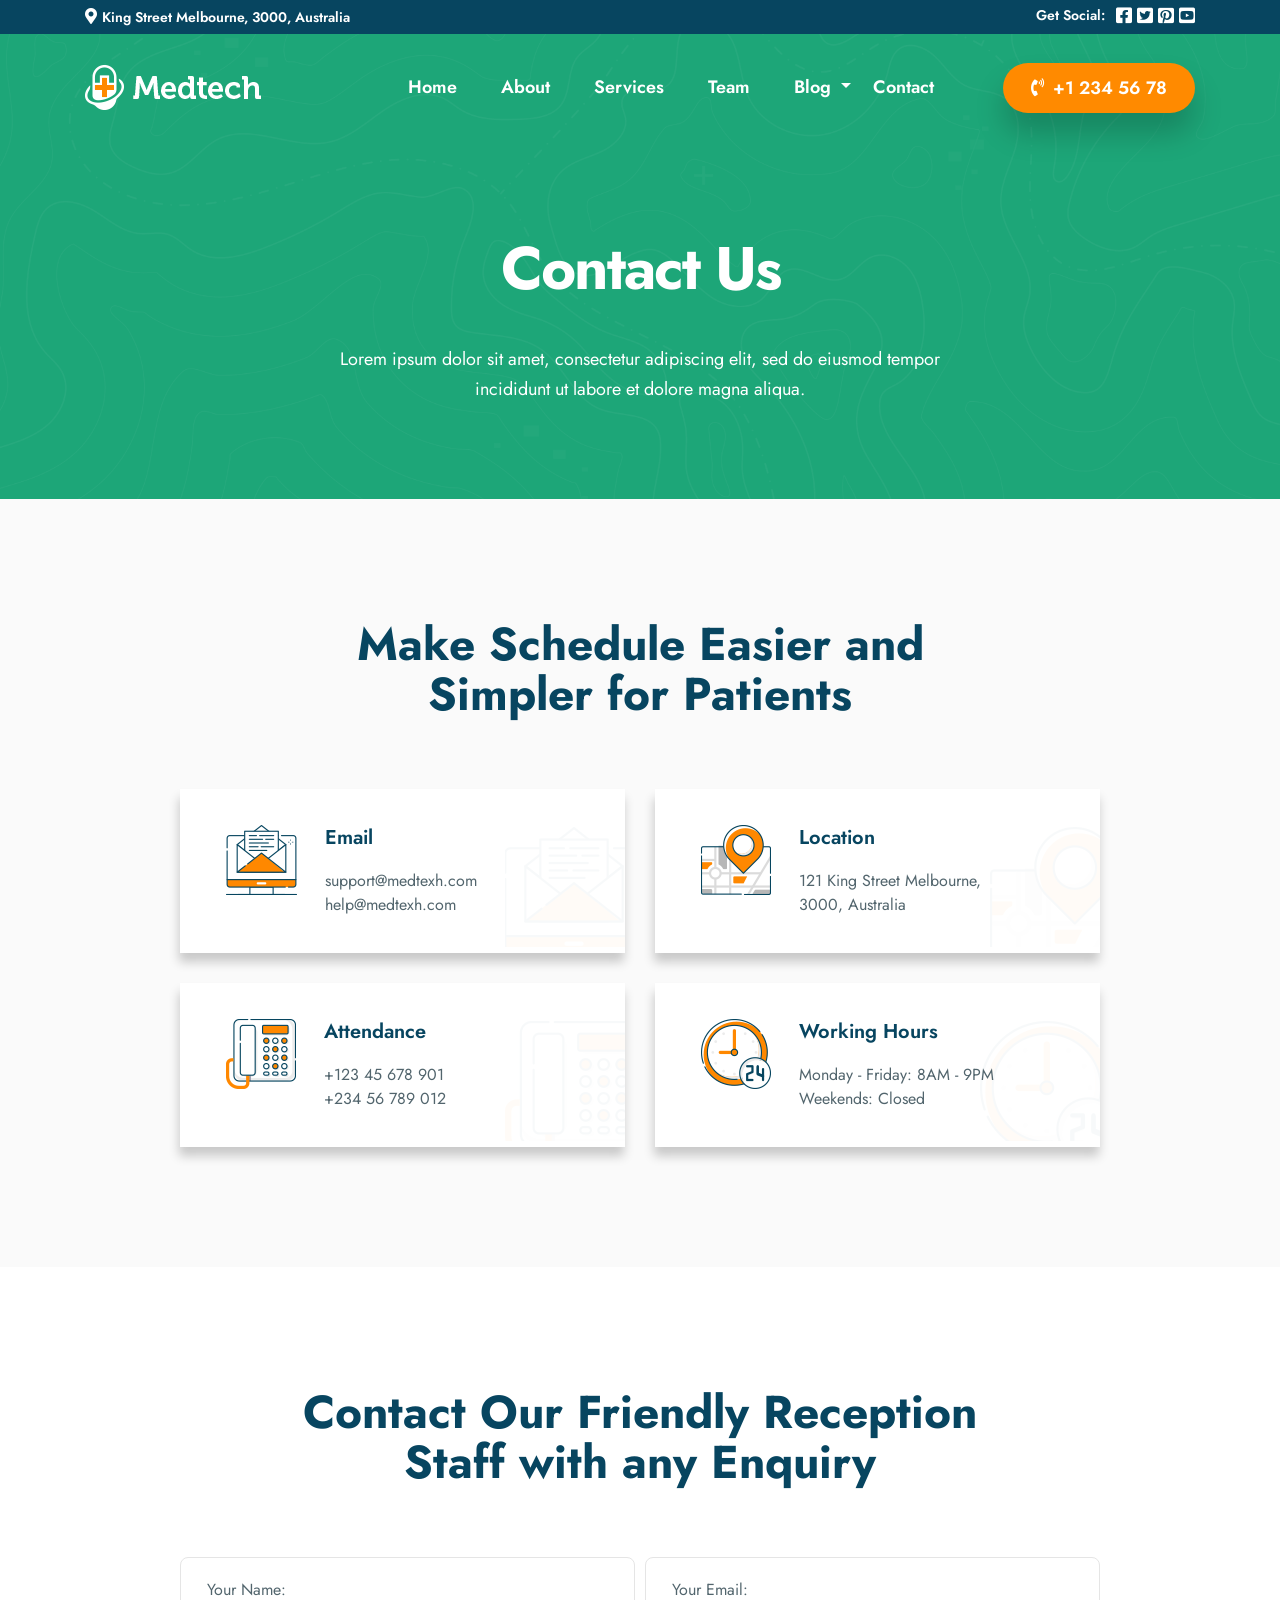
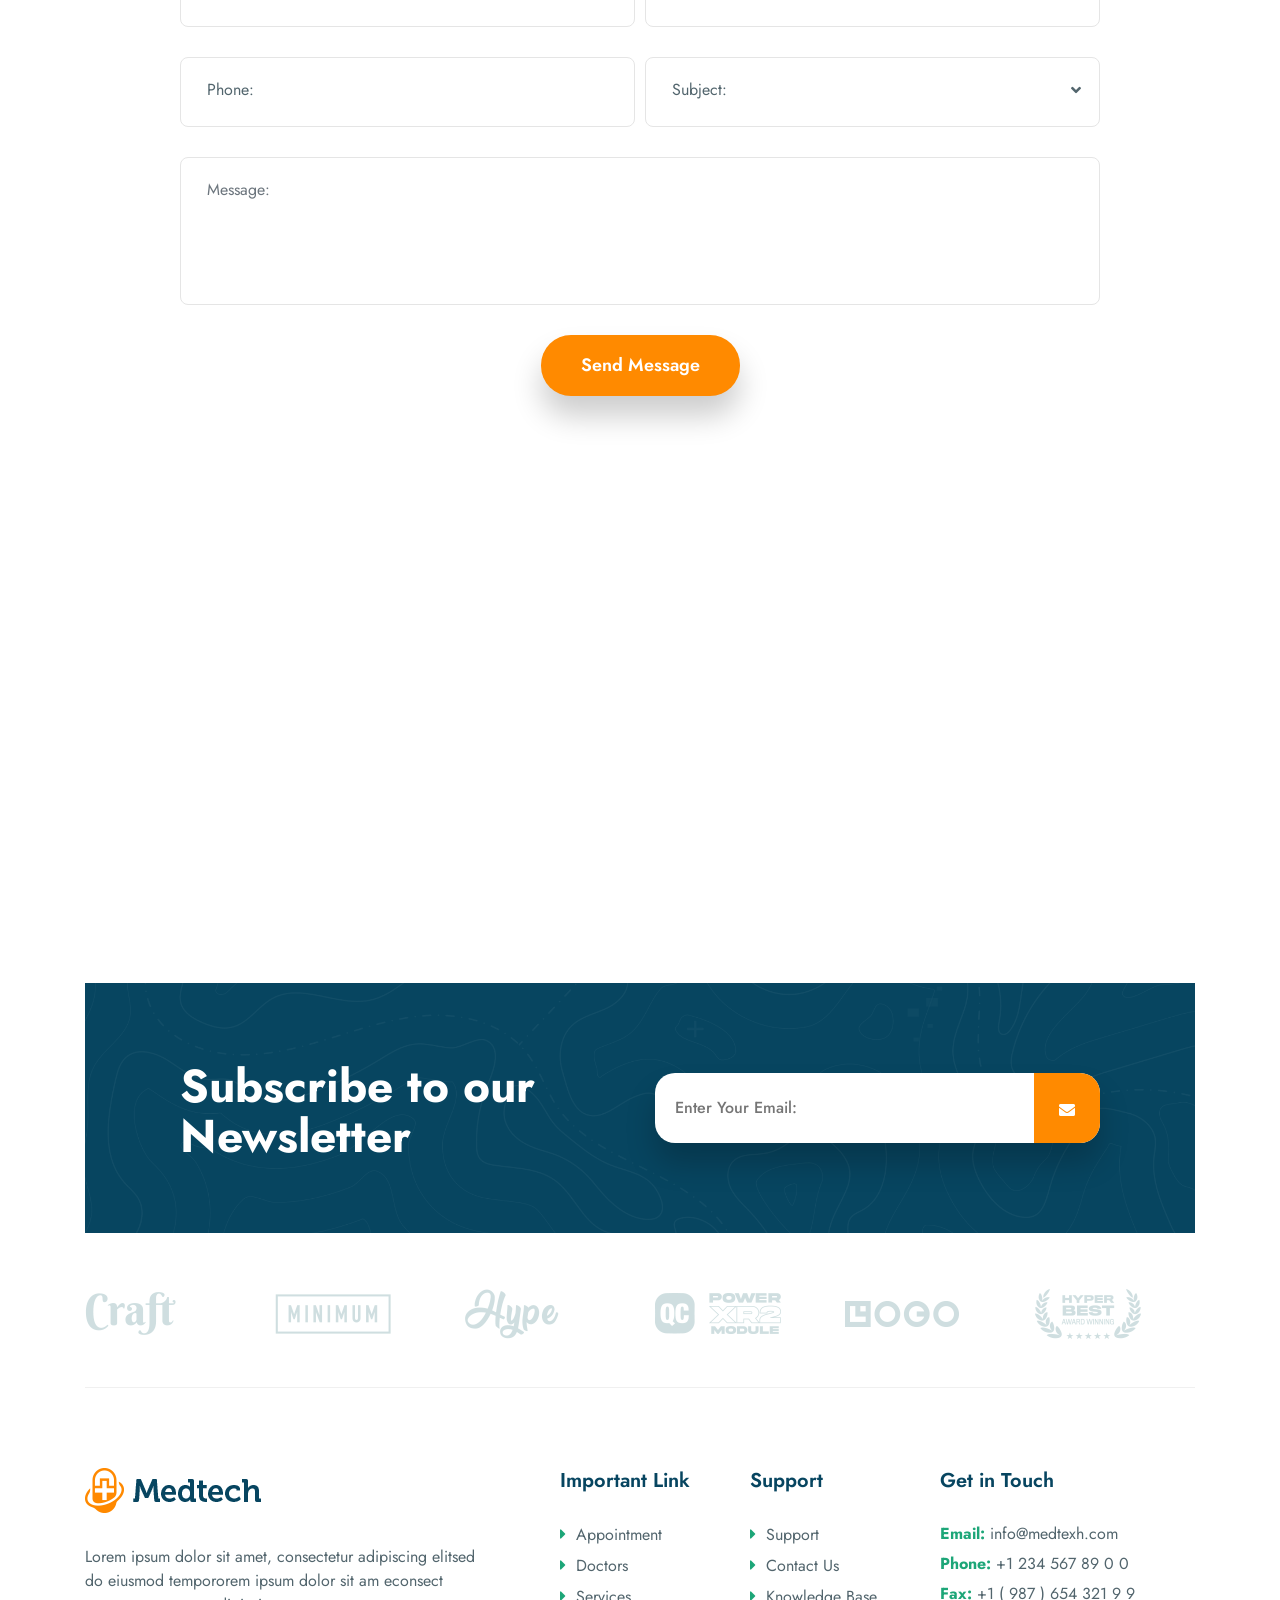
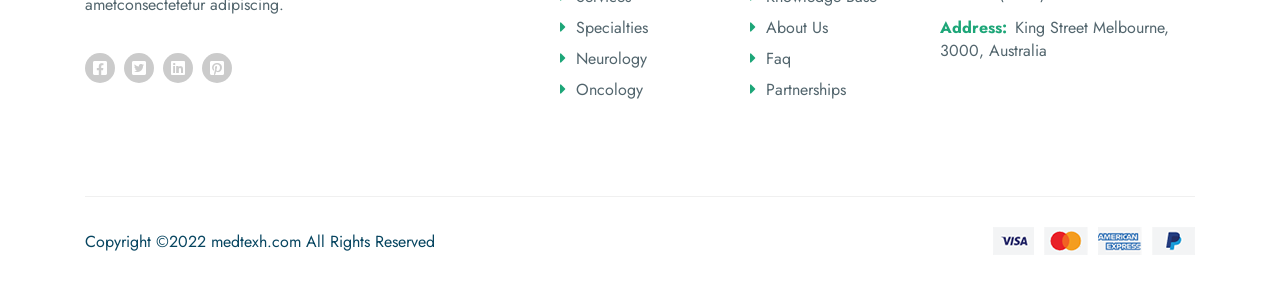
<file: contact.html>
<!DOCTYPE html>
<html lang="zxx">
   <head>
      <meta name="viewport" content="width=device-width, initial-scale=1">
      <meta http-equiv="Content-Type" content="text/html; charset=utf-8"/>
      <link rel="stylesheet" href="https://pro.fontawesome.com/releases/v5.10.0/css/all.css" integrity="sha384-AYmEC3Yw5cVb3ZcuHtOA93w35dYTsvhLPVnYs9eStHfGJvOvKxVfELGroGkvsg+p" crossorigin="anonymous"/>
      <link rel="stylesheet" href="assets/css/animate.css">
      <link rel="stylesheet" href="assets/bootstarp/bootstrap.min.css">
      <link rel="stylesheet" href="assets/css/super-classes.css">
      <link rel="stylesheet" href="assets/css/style.css">
      <link rel="stylesheet" href="assets/css/mobile.css">
      <title>Medtexh | contact</title>
   </head>
   <body>
      <!-- top-bar-section-->
      <div class="w-100 float-left top-bar-main-con text-white text-xl-left text-lg-left text-md-left text-center">
         <div class="container">
            <div class="row">
               <div class="col-lg-6 col-md-6 col-12">
                  <div class="top-bar-left-con ">
                     <i class="fas fa-map-marker-alt"></i>
                     <span>King Street Melbourne, 3000, Australia</span>
                  </div>
               </div>
               <div class="col-lg-6 col-md-6 col-12 d-flex justify-content-xl-end justify-content-lg-end justify-content-md-end justify-content-center">
                  <div class="top-bar-right-con d-flex">
                     <span>Get Social:</span>
                        <ul class="list-unstyled mb-0">
                           <li class="float-left"><a href="https://www.facebook.com/" class="text-white"><i class="fab fa-facebook-square"></i></a></li>
                           <li class="float-left"><a href="https://twitter.com/?lang=en" class="text-white"><i class="fab fa-twitter-square"></i></a></li>
                           <li class="float-left"><a href="https://www.pinterest.com/" class="text-white"><i class="fab fa-pinterest-square"></i></a></li>
                           <li class="float-left"><a href="https://www.youtube.com/" class="text-white"><i class="fab fa-youtube-square"></i></a></li>
                        </ul>
                  </div>
               </div>
            </div>
         </div>
      </div>
      <!-- top-bar-section-->
      <!-- header-and-banner-section -->
      <div class="w-100 float-left header-and-banner-con banner-overlay-img">
         <div class="container">
            <div class="overlay-img">
               <!-- navbar-start -->
               <nav class="navbar navbar-expand-lg navbar-light">
                  <a class="navbar-brand" href="index.html"><img src="assets/image/logo-img.png" alt="logo-img" class="img-fluid"></a>
                  <button class="navbar-toggler p-0 collapsed" type="button" data-toggle="collapse" data-target="#navbarSupportedContent" aria-controls="navbarSupportedContent" aria-expanded="false" aria-label="Toggle navigation">
                  <span class="navbar-toggler-icon"></span>
                  <span class="navbar-toggler-icon"></span>
                  <span class="navbar-toggler-icon"></span>
                  </button>                     
                  <div class="collapse navbar-collapse" id="navbarSupportedContent">
                     <ul class="navbar-nav ml-auto mr-auto">
                        <li class="nav-item active ">
                           <a class="nav-link p-0 text-white" href="index.html">Home<span class="sr-only">(current)</span></a>
                        </li>
                        <li class="nav-item">
                           <a class="nav-link p-0 text-white" href="about.html">About</a>
                        </li>
                        <li class="nav-item">
                           <a class="nav-link p-0 text-white" href="services.html">Services</a>
                        </li>
                        <li class="nav-item">
                           <a class="nav-link p-0 text-white" href="team.html">Team </a>
                        </li>
                        <li class="nav-item dropdown pr-lg-0">
                           <a class="nav-link dropdown-toggle p-0 text-white" href="#" id="navbarDropdown" role="button" data-toggle="dropdown" aria-haspopup="true" aria-expanded="false">
                             Blog
                           </a>
                           <div class="dropdown-menu p-0" aria-labelledby="navbarDropdown">
                             <a class="dropdown-item" href="faq.html">Faq</a>
                             <a class="dropdown-item" href="four-column.html">four-column</a>
                             <a class="dropdown-item" href="infinite-scroll.html">infinite-scroll</a>
                             <a class="dropdown-item" href="load-more.html">load-more</a>
                             <a class="dropdown-item" href="one-column.html">one-column</a>
                             <a class="dropdown-item" href="six-colum-full-wide.html">six-colum-full-wide</a>
                             <a class="dropdown-item" href="three-column.html">three-colum-sidbar</a>
                             <a class="dropdown-item" href="three-colum-sidbar.html">three-column</a>
                             <a class="dropdown-item" href="two-column.html">two-column</a>
                           </div>
                         </li>
                        <li class="nav-item pr-0">
                           <a class="nav-link p-0 text-white" href="contact.html"> Contact </a>
                        </li>
                     </ul>
                     <a href="tel:+12345678" class="navbar-btn text-white">
                     <i class="fas fa-phone-volume"></i>
                     +1 234 56 78
                     </a>
                  </div>
               </nav>
               <!-- navbar-end -->
               <!-- banner-start -->
               <section>
                  <div class="w-100 float-left generic-banner-con text-xl-left text-lg-left text-center">
                     <div class="container">
                        <div class="generic-banner-content text-white text-center">
                           <h1>Contact Us</h1>
                           <p class="text-white mb-0">Lorem ipsum dolor sit amet, consectetur adipiscing elit, sed do eiusmod tempor<br> incididunt ut labore et dolore magna aliqua.</p>
                        </div>
                     </div>
                  </div>
            </section>
            <!-- banner-end -->
         </div>
      </div>
      </div>
      <!-- header-and-banner-section -->
      <!-- Schedule-section -->
      <section>
         <div class="w-100 float-left Schedule-con">
            <div class="wrapper">
               <div class="Schedule-heading text-center">
                  <h2>Make Schedule Easier and <br>
                     Simpler for Patients
                  </h2>
               </div>
               <div class="Schedule-box text-md-left text-center">
                  <div class="row">
                     <div class="col-lg-6 col-md-6">
                        <div class="Schedule-box-item position-relative w-100 float-left">
                           <figure class="mb-0 float-md-left overlay-img">
                              <img src="assets/image/Schedule-icon1.png" alt="Schedule-icon" class="img-fluid">
                           </figure>
                           <div class="Schedule-box-title float-md-left overlay-img">
                              <h5>Email</h5>
                              <span class="d-block">support@medtexh.com</span>
                              <span class="d-block">help@medtexh.com</span>
                           </div>
                        </div>
                     </div>
                     <div class="col-lg-6 col-md-6">
                        <div class="Schedule-box-item position-relative w-100 float-left">
                           <figure class="mb-0 float-md-left overlay-img">
                              <img src="assets/image/Schedule-icon2.png" alt="Schedule-icon" class="img-fluid">
                           </figure>
                           <div class="Schedule-box-title float-md-left overlay-img">
                              <h5>Location</h5>
                              <span class="d-block">121 King Street Melbourne,<br> 3000, Australia</span>
                           </div>
                        </div>
                     </div>
                     <div class="col-lg-6 col-md-6">
                        <div class="Schedule-box-item position-relative w-100 float-left mb-md-0">
                           <figure class="mb-0 float-md-left overlay-img">
                              <img src="assets/image/Schedule-icon3.png" alt="Schedule-icon" class="img-fluid">
                           </figure>
                           <div class="Schedule-box-title float-md-left overlay-img">
                              <h5>Attendance</h5>
                              <span class="d-block">+123 45 678 901</span>
                              <span class="d-block">+234 56 789 012</span>
                           </div>
                        </div>
                     </div>
                     <div class="col-lg-6 col-md-6">
                        <div class="Schedule-box-item position-relative w-100 float-left mb-0">
                           <figure class="mb-0 float-md-left overlay-img">
                              <img src="assets/image/Schedule-icon4.png" alt="Schedule-icon" class="img-fluid">
                           </figure>
                           <div class="Schedule-box-title float-md-left overlay-img">
                              <h5>Working Hours</h5>
                              <span class="d-block">Monday - Friday: 8AM - 9PM</span>
                              <span class="d-block"> Weekends: Closed</span>
                           </div>
                        </div>
                     </div>
                  </div>
               </div>
            </div>
         </div>
      </section>
      <!-- Schedule-section -->
      <!-- contact-page-form -->
      <section>
         <div class="w-100 float-left contact-page-form-con">
            <div class="wrapper">
               <div class="contact-page-form-txt text-center">
                  <h2>Contact Our Friendly Reception<br>
                     Staff with any Enquiry
                  </h2>
               </div>
               <div id="form_result"></div>
               <form class="contact-form-plan-box" id="contactpage" method="POST">
                  <div class="form-row">
                     <div class="col-lg-6 col-md-6">
                        <div class="form-group">    
                           <input type="text" class="form-control" placeholder="Your Name:" name="name" id="name"> 
                        </div>
                     </div>
                     <div class="col-lg-6 col-lg-6 col-md-6">
                        <div class="form-group">    
                           <input type="email" class="form-control" placeholder="Your Email:" name="email" id="email"> 
                        </div>
                     </div>
                  </div>
                  <div class="form-row">
                     <div class="col-lg-6 col-lg-6 col-md-6">
                        <div class="form-group">    
                           <input type="tel" class="form-control" placeholder="Phone:" name="phone" id="phone"> 
                        </div>
                     </div>
                     <div class="col-lg-6 col-lg-6 col-md-6">
                        <div class="form-group">
                           <select class="form-control select-form position-relative">
                              <option>Subject:</option>
                              <option>2</option>
                              <option>3</option>
                              <option>4</option>
                              <option>5</option>
                           </select>
                           <i class="fas fa-angle-down down-icon"></i>
                        </div>
                     </div>
                  </div>
                  <div>
                     <div class="textarea form-group">    
                        <textarea class="form-control"  placeholder="Message:" rows="3" name="comments" id="comments"></textarea>
                     </div>
                  </div>
                  <div class="submitform-button">
                     <button type="submit" id="submit" class="submitform-btn appointment-btn ml-auto mr-auto d-block">Send Message</button>
                  </div>
               </form>
            </div>
         </div>
      </section>
      <!-- contact-page-form -->
      <!-- map-section-->
      <div class="w-100 float-left map-con">
         <div class="container">
            <iframe src="https://www.google.com/maps/embed?pb=!1m18!1m12!1m3!1d51641910.033771195!2d109.09423828124999!3d-37.814123701604444!2m3!1f0!2f0!3f0!3m2!1i1024!2i768!4f13.1!3m3!1m2!1s0x6ad65d4c2b349649%3A0xb6899234e561db11!2sEnvato!5e0!3m2!1sen!2s!4v1640952396499!5m2!1sen!2s"  style=" height:360px; width: 100%; border: 0;"></iframe>
         </div>
      </div>
      <!-- map-section-->
      <!-- news-letter-section -->
      <section>
         <div class="w-100 float-left news-letter-con">
            <div class="container">
               <div class="news-letter-inner-con banner-overlay-img">
                  <div class="row overlay-img align-items-center">
                     <div class="col-lg-6 col-md-5">
                        <div class="news-letter-title">
                           <h2 class="text-white mb-0">Subscribe to our 
                              Newsletter
                           </h2>
                        </div>
                     </div>
                     <div class="col-lg-6 col-md-7">
                        <div class="news-letter-input-con position-relative">
                           <div class="news-letter-input-feild">
                              <input type="email" placeholder="Enter Your Email:" class="w-100">
                           </div>
                           <button>
                           <i class="far fa-envelope"></i>
                           </button>
                        </div>
                     </div>
                  </div>
               </div>
            </div>
         </div>
      </section>
      <!-- news-letter-section -->
      <!-- logo-section -->
      <div class="w-100 float-left logo-con">
         <div class="container">
            <div class="logo-inner-con">
               <div class="row">
                  <div class="col-lg-2 col-md-2 col-sm-4 col-4">
                     <figure class="mb-0">
                        <img src="assets/image/client-logo-img1.png" alt="client-logo-img" class="img-fluid">
                     </figure>
                  </div>
                  <div class="col-lg-2 col-md-2 col-sm-4 col-4">
                     <figure class="mb-0">
                        <img src="assets/image/client-logo-img2.png" alt="client-logo-img" class="img-fluid">
                     </figure>
                  </div>
                  <div class="col-lg-2 col-md-2 col-sm-4 col-4">
                     <figure class="mb-0">
                        <img src="assets/image/client-logo-img3.png" alt="client-logo-img" class="img-fluid">
                     </figure>
                  </div>
                  <div class="col-lg-2 col-md-2 col-sm-4 col-4">
                     <figure class="mb-0">
                        <img src="assets/image/client-logo-img4.png" alt="client-logo-img" class="img-fluid mb-0">
                     </figure>
                  </div>
                  <div class="col-lg-2 col-md-2 col-sm-4 col-4">
                     <figure class="mb-0">
                        <img src="assets/image/client-logo-img5.png" alt="client-logo-img" class="img-fluid mb-0">
                     </figure>
                  </div>
                  <div class="col-lg-2 col-md-2 col-sm-4 col-4">
                     <figure class="mb-0">
                        <img src="assets/image/client-logo-img6.png" alt="client-logo-img" class="img-fluid mb-0">
                     </figure>
                  </div>
               </div>
            </div>
         </div>
      </div>
      <!-- logo-section -->
      <!-- weight-footer-section -->
      <section>
         <div class="w-100 float-left weight-footer-con">
            <div class="container">
               <div class="weight-footer-inner-con">
                  <div class="row">
                     <div class="col-lg-5 col-12 text-xl-left text-lg-left text-center">
                        <div class="weight-footer-content ">
                           <figure>
                              <img src="assets/image/footer-logo.png" alt="footer-logo" class="img-fluid">
                           </figure>
                           <p class="col-lg-11 col-md-7 pl-0 pr-0 ml-lg-0 mr-lg-0 ml-md-auto mr-md-auto">Lorem ipsum dolor sit amet, consectetur adipiscing elitsed do eiusmod tempororem ipsum dolor sit am econsect ametconsectetetur adipiscing.</p>
                           <div class="weight-social-list">
                              <ul class="list-unstyled mb-0">
                                 <li class="d-inline-block"><a href="https://www.facebook.com/"><i class="fab fa-facebook-square d-flex align-items-center justify-content-center text-white pr-0"></i></a></li>
                                 <li class="d-inline-block"><a href="https://twitter.com/?lang=en"><i class="fab fa-twitter-square d-flex align-items-center justify-content-center text-white pr-0"></i></a></li>
                                 <li class="d-inline-block"><a href="https://www.linkedin.com/signup"><i class="fab fa-linkedin d-flex align-items-center justify-content-center text-white pr-0"></i></a></li>
                                 <li class="d-inline-block"><a href="https://www.pinterest.com/"><i class="fab fa-pinterest-square mr-0 d-flex align-items-center justify-content-center text-white pr-0"></i></a></li>
                              </ul>
                           </div>
                        </div>
                     </div>
                     <div class="col-lg-2 col-md-4 col-sm-4 col-6">
                        <div class="weight-footer-content">
                           <h5>Important Link</h5>
                           <ul class="list-unstyled mb-0">
                              <li><i class="fas fa-caret-right"></i>Appointment</li>
                              <li><i class="fas fa-caret-right"></i>Doctors</li>
                              <li><i class="fas fa-caret-right"></i>Services</li>
                              <li><i class="fas fa-caret-right"></i>Specialties</li>
                              <li><i class="fas fa-caret-right"></i>Neurology</li>
                              <li class="mb-0"><i class="fas fa-caret-right"></i>Oncology</li>
                           </ul>
                        </div>
                     </div>
                     <div class="col-lg-2 col-md-3 col-sm-3 col-6">
                        <div class="weight-footer-content">
                           <h5>Support</h5>
                           <ul class="list-unstyled mb-0">
                              <li><i class="fas fa-caret-right"></i>Support</li>
                              <li><i class="fas fa-caret-right"></i>Contact Us</li>
                              <li><i class="fas fa-caret-right"></i>Knowledge Base</li>
                              <li><i class="fas fa-caret-right"></i>About Us</li>
                              <li><i class="fas fa-caret-right"></i>Faq</li>
                              <li class="mb-0"><i class="fas fa-caret-right"></i>Partnerships</li>
                           </ul>
                        </div>
                     </div>
                     <div class="col-lg-3 col-md-5 col-sm-5 col-12">
                        <div class="weight-footer-content">
                           <h5>Get in Touch</h5>
                           <ul class="list-unstyled mb-0">
                              <li><span>Email: </span>info@medtexh.com</li>
                              <li><span>Phone: </span>+1 234 567 89 0 0</li>
                              <li><span>Fax: </span>+1 ( 987 ) 654 321  9 9</li>
                              <li class="mb-0"><span class="pr-2">Address:</span>King Street Melbourne,
                                 3000, Australia
                              </li>
                           </ul>
                        </div>
                     </div>
                  </div>
               </div>
            </div>
         </div>
      </section>
      <!-- weight-footer-section -->
      <!-- footer-section -->
      <div class="w-100 float-left footer-con text-xl-left text-lg-left text-center">
         <div class="container">
            <div class="row">
               <div class="col-lg-6 col-md-6 col-12">
                  <p class="mb-0">Copyright ©2022 medtexh.com All Rights Reserved</p>
               </div>
               <div class="col-lg-6 col-md-6 col-12 d-flex justify-content-xl-end justify-content-lg-end justify-content-center">
                  <figure class="mb-0 d-inline-block">
                     <img src="assets/image/payment-img1.png" alt="payment-img" class="img-fluid">
                  </figure>
                  <figure class="mb-0 d-inline-block">
                     <img src="assets/image/payment-img2.png" alt="payment-img" class="img-fluid">
                  </figure>
                  <figure class="mb-0 d-inline-block">
                     <img src="assets/image/payment-img3.png" alt="payment-img" class="img-fluid">
                  </figure>
                  <figure class="mb-0 d-inline-block mr-0">
                     <img src="assets/image/payment-img4.png" alt="payment-img" class="img-fluid">
                  </figure>
               </div>
            </div>
         </div>
      </div>
      <!-- footer-section -->
      <script src="assets/js/jquery-3.6.0.min.js"> </script>
      <script src="assets/js/popper.min.js"> </script>
      <script src="assets/js/wow.js"></script>
      <script>
         new WOW().init();
      </script>
      <script src="assets/js/bootstrap.min.js"> </script>
      <script src="assets/js/custom-script.js"> </script>
   </body>
</html>
</file>
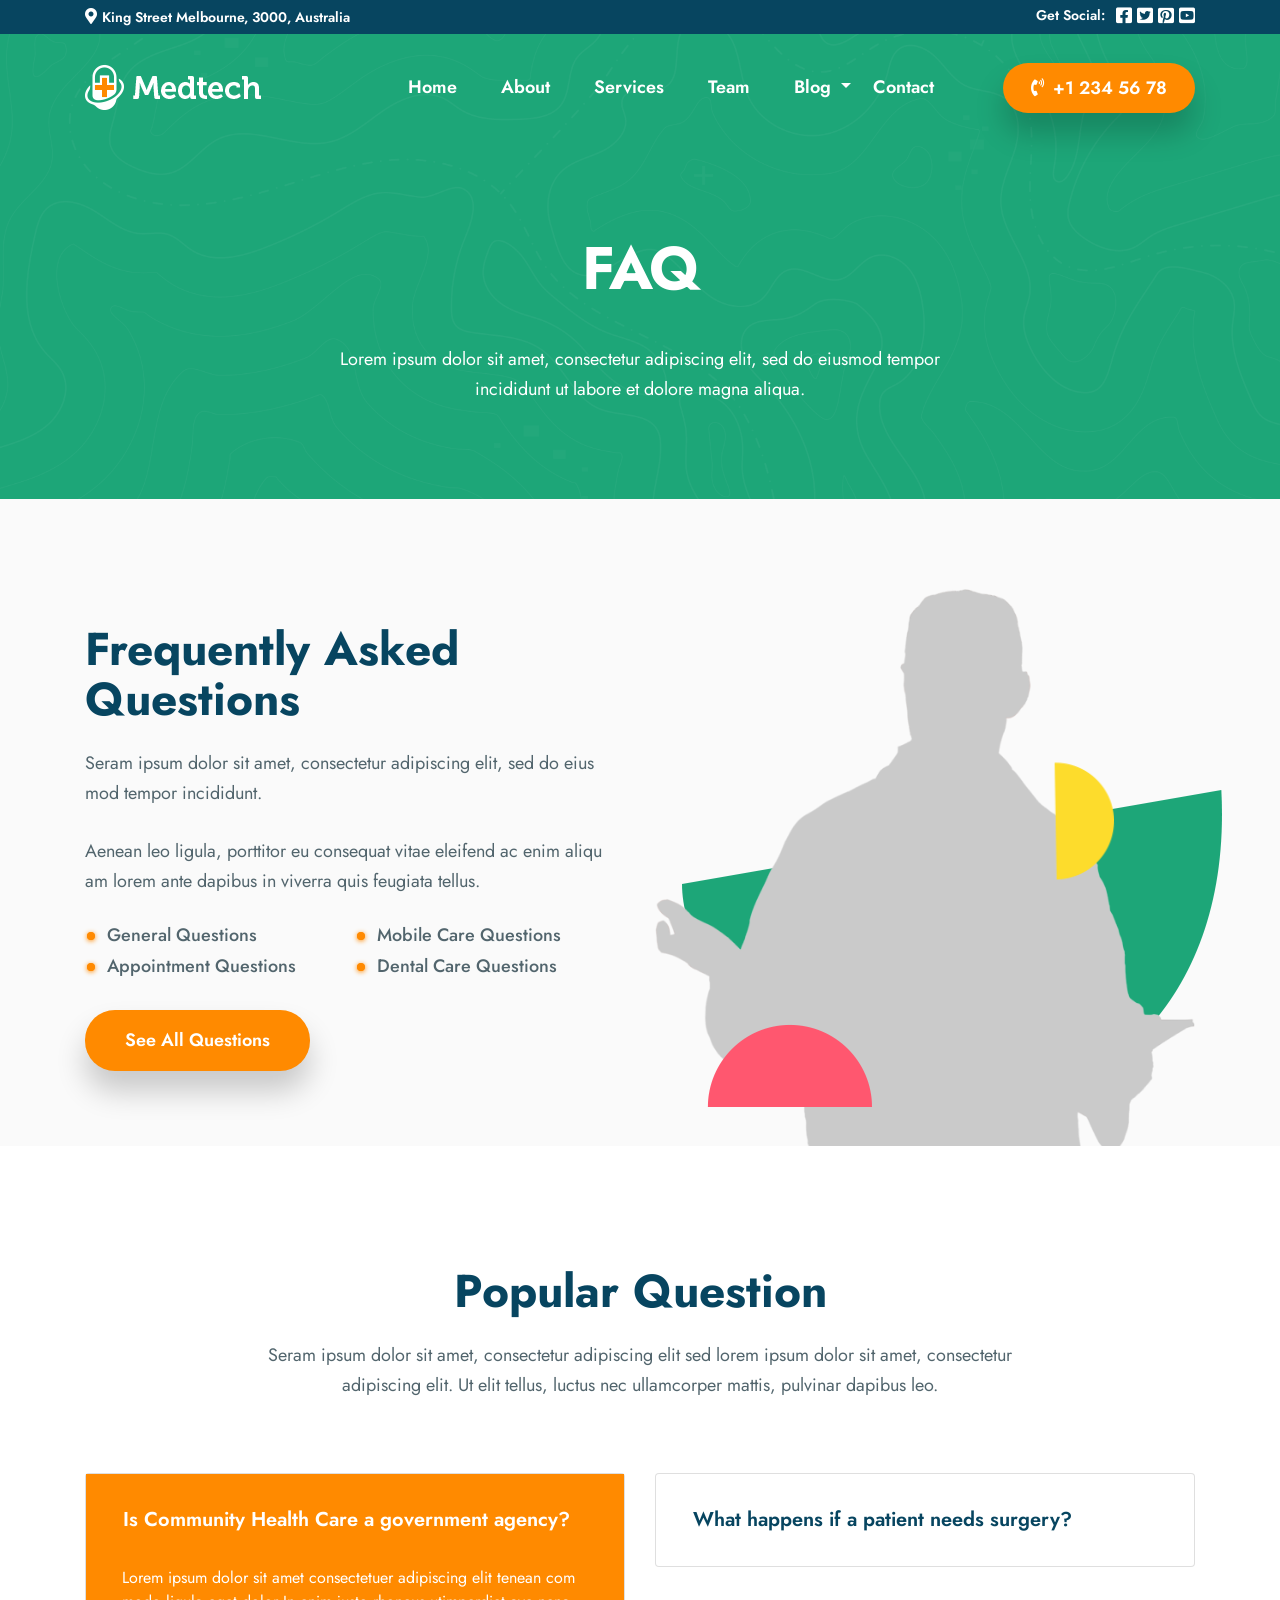
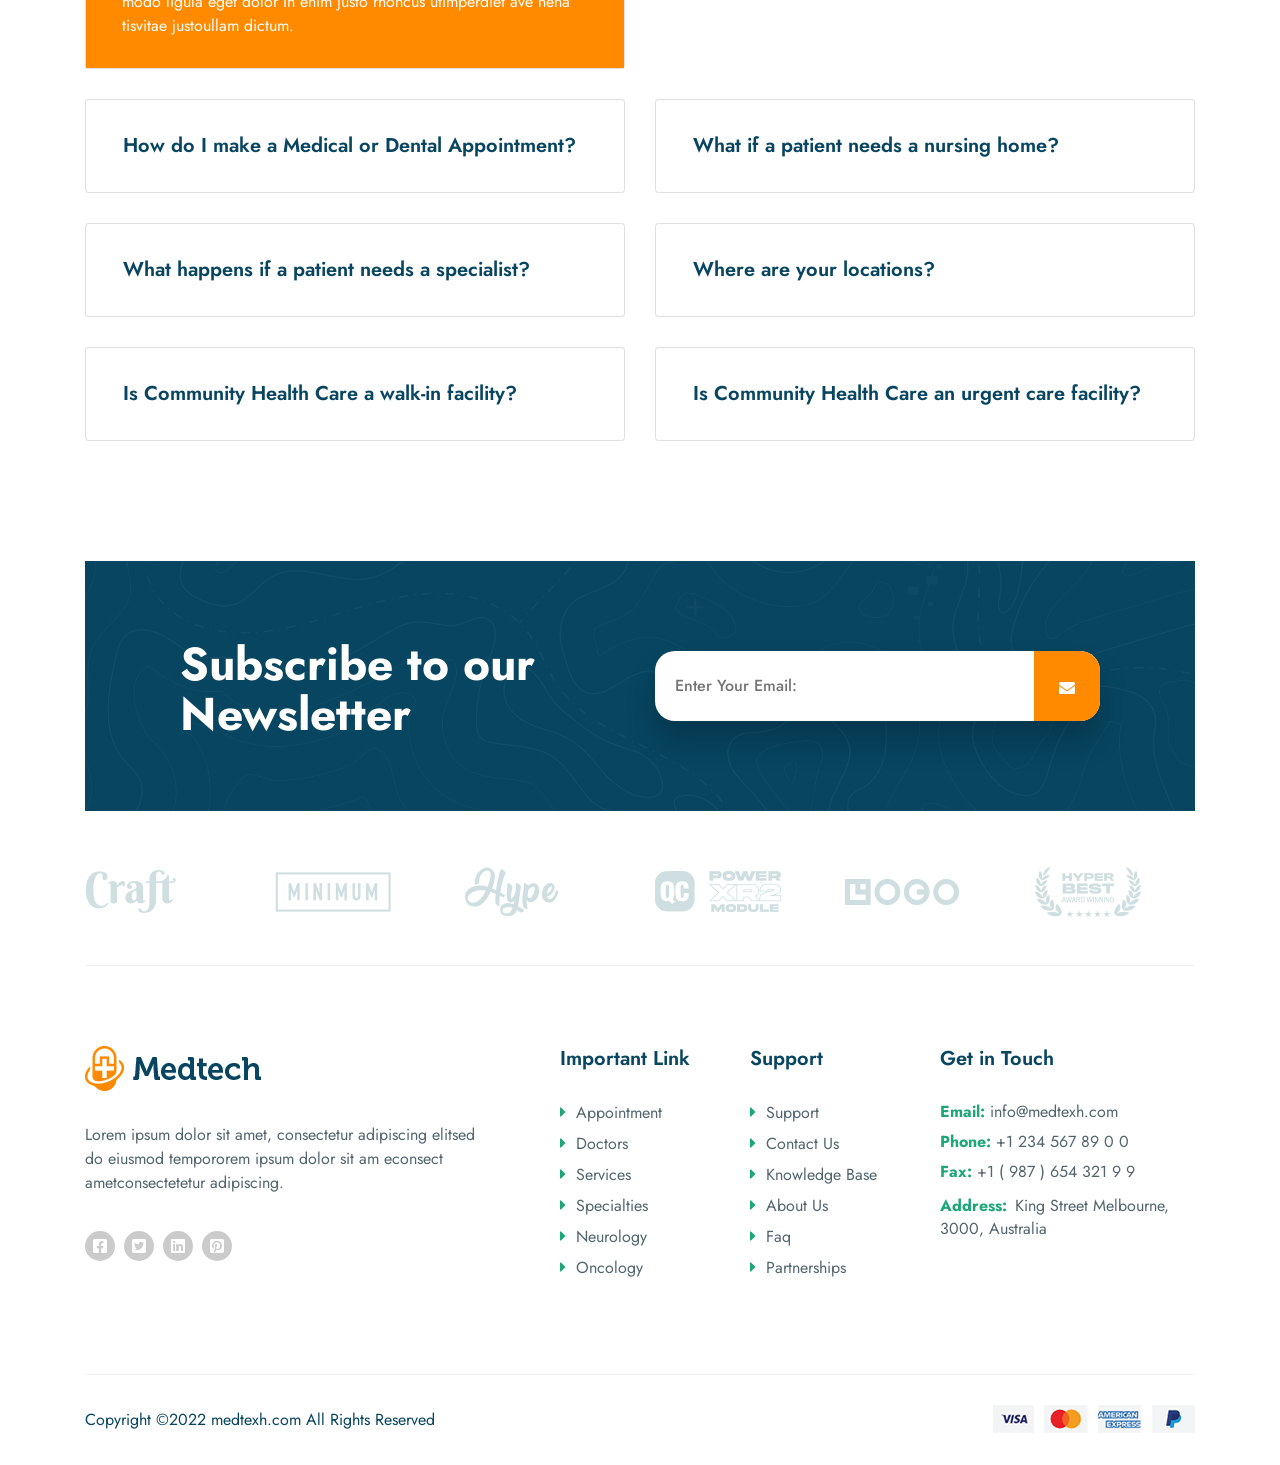
<file: faq.html>
<!DOCTYPE html>
<html lang="zxx">
   <head>
      <meta name="viewport" content="width=device-width, initial-scale=1">
      <meta http-equiv="Content-Type" content="text/html; charset=utf-8"/>
      <link rel="stylesheet" href="https://pro.fontawesome.com/releases/v5.10.0/css/all.css" integrity="sha384-AYmEC3Yw5cVb3ZcuHtOA93w35dYTsvhLPVnYs9eStHfGJvOvKxVfELGroGkvsg+p" crossorigin="anonymous"/>
      <link rel="stylesheet" href="assets/css/animate.css">
      <link rel="stylesheet" href="assets/bootstarp/bootstrap.min.css">
      <link rel="stylesheet" href="assets/css/super-classes.css">
      <link rel="stylesheet" href="assets/css/style.css">
      <link rel="stylesheet" href="assets/css/mobile.css">
      <title>Medtexh | faq</title>
   </head>
   <body>
      <!-- top-bar-section-->
      <div class="w-100 float-left top-bar-main-con text-white text-xl-left text-lg-left text-md-left text-center">
         <div class="container">
            <div class="row">
               <div class="col-lg-6 col-md-6 col-12">
                  <div class="top-bar-left-con ">
                     <i class="fas fa-map-marker-alt"></i>
                     <span>King Street Melbourne, 3000, Australia</span>
                  </div>
               </div>
               <div class="col-lg-6 col-md-6 col-12 d-flex justify-content-xl-end justify-content-lg-end justify-content-md-end justify-content-center">
                  <div class="top-bar-right-con d-flex">
                     <span>Get Social:</span>
                        <ul class="list-unstyled mb-0">
                           <li class="float-left"><a href="https://www.facebook.com/" class="text-white"><i class="fab fa-facebook-square"></i></a></li>
                           <li class="float-left"><a href="https://twitter.com/?lang=en" class="text-white"><i class="fab fa-twitter-square"></i></a></li>
                           <li class="float-left"><a href="https://www.pinterest.com/" class="text-white"><i class="fab fa-pinterest-square"></i></a></li>
                           <li class="float-left"><a href="https://www.youtube.com/" class="text-white"><i class="fab fa-youtube-square"></i></a></li>
                        </ul>
                  </div>
               </div>
            </div>
         </div>
      </div>
      <!-- top-bar-section-->
      <!-- header-and-banner-section -->
      <div class="w-100 float-left header-and-banner-con banner-overlay-img">
         <div class="container">
            <div class="overlay-img">
               <!-- navbar-start -->
               <nav class="navbar navbar-expand-lg navbar-light">
                  <a class="navbar-brand" href="index.html"><img src="assets/image/logo-img.png" alt="logo-img" class="img-fluid"></a>
                  <button class="navbar-toggler p-0 collapsed" type="button" data-toggle="collapse" data-target="#navbarSupportedContent" aria-controls="navbarSupportedContent" aria-expanded="false" aria-label="Toggle navigation">
                  <span class="navbar-toggler-icon"></span>
                  <span class="navbar-toggler-icon"></span>
                  <span class="navbar-toggler-icon"></span>
                  </button>                     
                  <div class="collapse navbar-collapse" id="navbarSupportedContent">
                     <ul class="navbar-nav ml-auto mr-auto">
                        <li class="nav-item active ">
                           <a class="nav-link p-0 text-white" href="index.html">Home<span class="sr-only">(current)</span></a>
                        </li>
                        <li class="nav-item">
                           <a class="nav-link p-0 text-white" href="about.html">About</a>
                        </li>
                        <li class="nav-item">
                           <a class="nav-link p-0 text-white" href="services.html">Services</a>
                        </li>
                        <li class="nav-item">
                           <a class="nav-link p-0 text-white" href="team.html">Team</a>
                        </li>
                        <li class="nav-item dropdown pr-lg-0">
                           <a class="nav-link dropdown-toggle p-0 text-white" href="#" id="navbarDropdown" role="button" data-toggle="dropdown" aria-haspopup="true" aria-expanded="false">
                             Blog
                           </a>
                           <div class="dropdown-menu p-0" aria-labelledby="navbarDropdown">
                             <a class="dropdown-item" href="faq.html">Faq</a>
                             <a class="dropdown-item" href="four-column.html">four-column</a>
                             <a class="dropdown-item" href="infinite-scroll.html">infinite-scroll</a>
                             <a class="dropdown-item" href="load-more.html">load-more</a>
                             <a class="dropdown-item" href="one-column.html">one-column</a>
                             <a class="dropdown-item" href="six-colum-full-wide.html">six-colum-full-wide</a>
                             <a class="dropdown-item" href="three-column.html">three-colum-sidbar</a>
                             <a class="dropdown-item" href="three-colum-sidbar.html">three-column</a>
                             <a class="dropdown-item" href="two-column.html">two-column</a>
                           </div>
                         </li>
                        <li class="nav-item pr-0">
                           <a class="nav-link p-0 text-white" href="contact.html"> Contact </a>
                        </li>
                     </ul>
                     <a href="tel:+12345678" class="navbar-btn text-white">
                     <i class="fas fa-phone-volume"></i>
                     +1 234 56 78
                     </a>
                  </div>
               </nav>
               <!-- navbar-end -->
               <!-- banner-start -->
               <section>
                  <div class="w-100 float-left generic-banner-con text-xl-left text-lg-left text-center">
                     <div class="container">
                        <div class="generic-banner-content text-white text-center">
                           <h1>FAQ</h1>
                           <p class="text-white mb-0">Lorem ipsum dolor sit amet, consectetur adipiscing elit, sed do eiusmod tempor<br> incididunt ut labore et dolore magna aliqua.</p>
                        </div>
                     </div>
                  </div>
               </section>
               <!-- banner-end -->
            </div>
         </div>
      </div>
      <!-- header-and-banner-section -->
      <!-- quality-system-section -->
      <section>
         <div class="w-100 float-left quality-system-con Experince-section faq-system-con">
            <div class="container">
               <div class="row">
                  <div class="col-lg-6 col-md-6 d-flex align-items-center">
                     <div class="quality-system-left-con">
                        <h2>Frequently Asked 
                           Questions                                                    
                        </h2>
                        <p>Seram ipsum dolor sit amet, consectetur adipiscing elit, sed do eius mod tempor incididunt.</p>
                        <p>Aenean leo ligula, porttitor eu consequat vitae eleifend ac enim aliqu am lorem ante dapibus in viverra quis feugiata tellus.</p>
                        <div class="quality-system-list">
                           <ul class="list-unstyled w-50">
                              <li class="position-relative"><i class="fas fa-circle"></i>General Questions</li>
                              <li class="position-relative"><i class="fas fa-circle"></i>Appointment Questions</li>
                           </ul>
                        </div>
                        <div class="quality-system-list">
                           <ul class="list-unstyled w-50">
                              <li class="position-relative"><i class="fas fa-circle"></i>Mobile Care Questions</li>
                              <li class="position-relative"><i class="fas fa-circle"></i>Dental Care Questions</li>
                           </ul>
                        </div>
                        <a href="services.html" class="appointment-btn">See All Questions</a>
                     </div>
                  </div>
                  <div class="col-lg-6 col-md-6 d-md-flex align-items-md-end">
                     <div class="quality-system-right-con position-relative text-center overlay-img">
                        <figure class="mb-0 left-curve-img wow slideInLeft ">
                           <img src="assets/image/small-left-curve-img.png" alt="" class="img-fluid">
                        </figure>
                        <figure class="mb-0">
                           <img src="assets/image/Frequently-img.png" alt="Frequently-img" class="img-fluid human-img">
                        </figure>
                        <figure class="mb-0 right-curve-img wow slideInRight">
                           <img src="assets/image/small-right-curve-img.png" alt="" class="img-fluid">
                        </figure>
                     </div>
                  </div>
               </div>
            </div>
         </div>
      </section>
      <!-- quality-system-section -->
      <!-- faq-section -->
      <div class="w-100 float-left faq-con">
         <div class="container">
            <div class="professional-title text-center">
               <h2>Popular Question</h2>
               <p>Seram ipsum dolor sit amet, consectetur adipiscing elit sed lorem ipsum dolor sit amet, consectetur<br>
                  adipiscing elit. Ut elit tellus, luctus nec ullamcorper mattis, pulvinar dapibus leo.
               </p>
            </div>
            <div id="accordion">
               <div class="row">
                  <div class="col-lg-6">
                     <div class="card">
                        <div class="card-header" id="headingOne">
                           <h5 class="mb-0">
                              <button class="btn btn-link" data-toggle="collapse" data-target="#collapseOne" aria-expanded="true" aria-controls="collapseOne">
                                 Is Community Health Care a government agency?
                              </button>
                           </h5>
                        </div>
                        <div id="collapseOne" class="collapse show" aria-labelledby="headingOne" data-parent="#accordion">
                           <div class="card-body">
                              Lorem ipsum dolor sit amet consectetuer adipiscing elit tenean com modo ligula eget dolor In enim justo rhoncus utimperdiet ave nena tisvitae justoullam dictum.
                           </div>
                        </div>
                     </div>
                  </div>
                  <div class="col-lg-6">
                     <div class="card">
                        <div class="card-header" id="headingTwo">
                           <h5 class="mb-0">
                              <button class="btn btn-link collapsed" data-toggle="collapse" data-target="#collapseTwo" aria-expanded="false" aria-controls="collapseTwo">
                                 What happens if a patient needs surgery?
                              </button>
                           </h5>
                        </div>
                        <div id="collapseTwo" class="collapse" aria-labelledby="headingTwo" data-parent="#accordion">
                           <div class="card-body">
                              Lorem ipsum dolor sit amet consectetuer adipiscing elit tenean com modo ligula eget dolor In enim justo rhoncus utimperdiet ave nena tisvitae justoullam dictum.
                           </div>
                        </div>
                     </div>
                  </div>
                  <div class="col-lg-6">
                     <div class="card">
                        <div class="card-header" id="headingThree">
                           <h5 class="mb-0">
                              <button class="btn btn-link collapsed" data-toggle="collapse" data-target="#collapseThree" aria-expanded="false" aria-controls="collapseThree">
                                 How do I make a Medical or Dental Appointment?
                              </button>
                           </h5>
                        </div>
                        <div id="collapseThree" class="collapse" aria-labelledby="headingThree" data-parent="#accordion">
                           <div class="card-body">
                              Lorem ipsum dolor sit amet consectetuer adipiscing elit tenean com modo ligula eget dolor In enim justo rhoncus utimperdiet ave nena tisvitae justoullam dictum.
                           </div>
                        </div>
                     </div>
                  </div>
                  <div class="col-lg-6">
                     <div class="card">
                        <div class="card-header" id="headingfour">
                           <h5 class="mb-0">
                              <button class="btn btn-link collapsed" data-toggle="collapse" data-target="#collapsefour" aria-expanded="false" aria-controls="collapsefour">
                                 What if a patient needs a nursing home?
                              </button>
                           </h5>
                        </div>
                        <div id="collapsefour" class="collapse" aria-labelledby="headingfour" data-parent="#accordion">
                           <div class="card-body">
                              Lorem ipsum dolor sit amet consectetuer adipiscing elit tenean com modo ligula eget dolor In enim justo rhoncus utimperdiet ave nena tisvitae justoullam dictum.
                           </div>
                        </div>
                     </div>
                  </div>
                  <div class="col-lg-6">
                     <div class="card">
                        <div class="card-header" id="headingfive">
                           <h5 class="mb-0">
                              <button class="btn btn-link collapsed" data-toggle="collapse" data-target="#collapsefive" aria-expanded="false" aria-controls="collapsefive">
                                 What happens if a patient needs a specialist?
                              </button>
                           </h5>
                        </div>
                        <div id="collapsefive" class="collapse" aria-labelledby="headingfive" data-parent="#accordion">
                           <div class="card-body">
                              Lorem ipsum dolor sit amet consectetuer adipiscing elit tenean com modo ligula eget dolor In enim justo rhoncus utimperdiet ave nena tisvitae justoullam dictum.
                           </div>
                        </div>
                     </div>
                  </div>
                  <div class="col-lg-6">
                     <div class="card">
                        <div class="card-header" id="headingsix">
                           <h5 class="mb-0">
                              <button class="btn btn-link collapsed" data-toggle="collapse" data-target="#collapsesix" aria-expanded="false" aria-controls="collapsesix">
                                 Where are your locations?
                              </button>
                           </h5>
                        </div>
                        <div id="collapsesix" class="collapse" aria-labelledby="headingsix" data-parent="#accordion">
                           <div class="card-body">
                              Lorem ipsum dolor sit amet consectetuer adipiscing elit tenean com modo ligula eget dolor In enim justo rhoncus utimperdiet ave nena tisvitae justoullam dictum.
                           </div>
                        </div>
                     </div>
                  </div>
                  <div class="col-lg-6">
                     <div class="card mb-xl-0 mb-lg-0">
                        <div class="card-header" id="headingseven">
                           <h5 class="mb-0">
                              <button class="btn btn-link collapsed" data-toggle="collapse" data-target="#collapseseven" aria-expanded="false" aria-controls="collapseseven">
                                 Is Community Health Care a walk-in facility?
                              </button>
                           </h5>
                        </div>
                        <div id="collapseseven" class="collapse" aria-labelledby="headingseven" data-parent="#accordion">
                           <div class="card-body">
                              Lorem ipsum dolor sit amet consectetuer adipiscing elit tenean com modo ligula eget dolor In enim justo rhoncus utimperdiet ave nena tisvitae justoullam dictum.
                           </div>
                        </div>
                     </div>
                  </div>
                  <div class="col-lg-6">
                     <div class="card mb-0">
                        <div class="card-header" id="headingeight">
                           <h5 class="mb-0">
                              <button class="btn btn-link collapsed" data-toggle="collapse" data-target="#collapseeight" aria-expanded="false" aria-controls="collapseeight">
                                 Is Community Health Care an urgent care facility?
                              </button>
                           </h5>
                        </div>
                        <div id="collapseeight" class="collapse" aria-labelledby="headingeight" data-parent="#accordion">
                           <div class="card-body">
                              Lorem ipsum dolor sit amet consectetuer adipiscing elit tenean com modo ligula eget dolor In enim justo rhoncus utimperdiet ave nena tisvitae justoullam dictum.
                           </div>
                        </div>
                     </div>
                  </div>
               </div>
            </div>
         </div>
      </div>
      <!-- faq-section -->
      <!-- news-letter-section -->
      <section>
         <div class="w-100 float-left news-letter-con">
            <div class="container">
               <div class="news-letter-inner-con banner-overlay-img">
                  <div class="row overlay-img align-items-center">
                     <div class="col-lg-6 col-md-5">
                        <div class="news-letter-title">
                           <h2 class="text-white mb-0">Subscribe to our 
                              Newsletter
                           </h2>
                        </div>
                     </div>
                     <div class="col-lg-6 col-md-7">
                        <div class="news-letter-input-con position-relative">
                           <div class="news-letter-input-feild">
                              <input type="email" placeholder="Enter Your Email:" class="w-100">
                           </div>
                           <button>
                           <i class="far fa-envelope"></i>
                           </button>
                        </div>
                     </div>
                  </div>
               </div>
            </div>
         </div>
      </section>
      <!-- news-letter-section -->
      <!-- logo-section -->
      <div class="w-100 float-left logo-con">
         <div class="container">
            <div class="logo-inner-con">
               <div class="row">
                  <div class="col-lg-2 col-md-2 col-sm-4 col-4">
                     <figure class="mb-0">
                        <img src="assets/image/client-logo-img1.png" alt="client-logo-img" class="img-fluid">
                     </figure>
                  </div>
                  <div class="col-lg-2 col-md-2 col-sm-4 col-4">
                     <figure class="mb-0">
                        <img src="assets/image/client-logo-img2.png" alt="client-logo-img" class="img-fluid">
                     </figure>
                  </div>
                  <div class="col-lg-2 col-md-2 col-sm-4 col-4">
                     <figure class="mb-0">
                        <img src="assets/image/client-logo-img3.png" alt="client-logo-img" class="img-fluid">
                     </figure>
                  </div>
                  <div class="col-lg-2 col-md-2 col-sm-4 col-4">
                     <figure class="mb-0">
                        <img src="assets/image/client-logo-img4.png" alt="client-logo-img" class="img-fluid mb-0">
                     </figure>
                  </div>
                  <div class="col-lg-2 col-md-2 col-sm-4 col-4">
                     <figure class="mb-0">
                        <img src="assets/image/client-logo-img5.png" alt="client-logo-img" class="img-fluid mb-0">
                     </figure>
                  </div>
                  <div class="col-lg-2 col-md-2 col-sm-4 col-4">
                     <figure class="mb-0">
                        <img src="assets/image/client-logo-img6.png" alt="client-logo-img" class="img-fluid mb-0">
                     </figure>
                  </div>
               </div>
            </div>
         </div>
      </div>
      <!-- logo-section -->
      <!-- weight-footer-section -->
      <section>
         <div class="w-100 float-left weight-footer-con">
            <div class="container">
               <div class="weight-footer-inner-con">
                  <div class="row">
                     <div class="col-lg-5 col-12 text-xl-left text-lg-left text-center">
                        <div class="weight-footer-content ">
                           <figure>
                              <img src="assets/image/footer-logo.png" alt="footer-logo" class="img-fluid">
                           </figure>
                           <p class="col-lg-11 col-md-7 pl-0 pr-0 ml-lg-0 mr-lg-0 ml-md-auto mr-md-auto">Lorem ipsum dolor sit amet, consectetur adipiscing elitsed do eiusmod tempororem ipsum dolor sit am econsect ametconsectetetur adipiscing.</p>
                           <div class="weight-social-list">
                              <ul class="list-unstyled mb-0">
                                 <li class="d-inline-block"><a href="https://www.facebook.com/"><i class="fab fa-facebook-square d-flex align-items-center justify-content-center text-white pr-0"></i></a></li>
                                 <li class="d-inline-block"><a href="https://twitter.com/?lang=en"><i class="fab fa-twitter-square d-flex align-items-center justify-content-center text-white pr-0"></i></a></li>
                                 <li class="d-inline-block"><a href="https://www.linkedin.com/signup"><i class="fab fa-linkedin d-flex align-items-center justify-content-center text-white pr-0"></i></a></li>
                                 <li class="d-inline-block"><a href="https://www.pinterest.com/"><i class="fab fa-pinterest-square mr-0 d-flex align-items-center justify-content-center text-white pr-0"></i></a></li>
                              </ul>
                           </div>
                        </div>
                     </div>
                     <div class="col-lg-2 col-md-4 col-sm-4 col-6">
                        <div class="weight-footer-content">
                           <h5>Important Link</h5>
                           <ul class="list-unstyled mb-0">
                              <li><i class="fas fa-caret-right"></i>Appointment</li>
                              <li><i class="fas fa-caret-right"></i>Doctors</li>
                              <li><i class="fas fa-caret-right"></i>Services</li>
                              <li><i class="fas fa-caret-right"></i>Specialties</li>
                              <li><i class="fas fa-caret-right"></i>Neurology</li>
                              <li class="mb-0"><i class="fas fa-caret-right"></i>Oncology</li>
                           </ul>
                        </div>
                     </div>
                     <div class="col-lg-2 col-md-3 col-sm-3 col-6">
                        <div class="weight-footer-content">
                           <h5>Support</h5>
                           <ul class="list-unstyled mb-0">
                              <li><i class="fas fa-caret-right"></i>Support</li>
                              <li><i class="fas fa-caret-right"></i>Contact Us</li>
                              <li><i class="fas fa-caret-right"></i>Knowledge Base</li>
                              <li><i class="fas fa-caret-right"></i>About Us</li>
                              <li><i class="fas fa-caret-right"></i>Faq</li>
                              <li class="mb-0"><i class="fas fa-caret-right"></i>Partnerships</li>
                           </ul>
                        </div>
                     </div>
                     <div class="col-lg-3 col-md-5 col-sm-5 col-12">
                        <div class="weight-footer-content">
                           <h5>Get in Touch</h5>
                           <ul class="list-unstyled mb-0">
                              <li><span>Email: </span>info@medtexh.com</li>
                              <li><span>Phone: </span>+1 234 567 89 0 0</li>
                              <li><span>Fax: </span>+1 ( 987 ) 654 321  9 9</li>
                              <li class="mb-0"><span class="pr-2">Address:</span>King Street Melbourne,
                                 3000, Australia
                              </li>
                           </ul>
                        </div>
                     </div>
                  </div>
               </div>
            </div>
         </div>
      </section>
      <!-- weight-footer-section -->
      <!-- footer-section -->
      <div class="w-100 float-left footer-con text-xl-left text-lg-left text-center">
         <div class="container">
            <div class="row">
               <div class="col-lg-6 col-md-6 col-12">
                  <p class="mb-0">Copyright ©2022 medtexh.com All Rights Reserved</p>
               </div>
               <div class="col-lg-6 col-md-6 col-12 d-flex justify-content-xl-end justify-content-lg-end justify-content-center">
                  <figure class="mb-0 d-inline-block">
                     <img src="assets/image/payment-img1.png" alt="payment-img" class="img-fluid">
                  </figure>
                  <figure class="mb-0 d-inline-block">
                     <img src="assets/image/payment-img2.png" alt="payment-img" class="img-fluid">
                  </figure>
                  <figure class="mb-0 d-inline-block">
                     <img src="assets/image/payment-img3.png" alt="payment-img" class="img-fluid">
                  </figure>
                  <figure class="mb-0 d-inline-block mr-0">
                     <img src="assets/image/payment-img4.png" alt="payment-img" class="img-fluid">
                  </figure>
               </div>
            </div>
         </div>
      </div>
      <!-- footer-section -->
      <script src="assets/js/jquery-3.6.0.min.js"> </script>
      <script src="assets/js/popper.min.js"> </script>
      <script src="assets/js/wow.js"></script>
      <script>
         new WOW().init();
      </script>
      <script src="assets/js/bootstrap.min.js"> </script>
      <script src="assets/js/custom-script.js"> </script>
   </body>
</html>
</file>
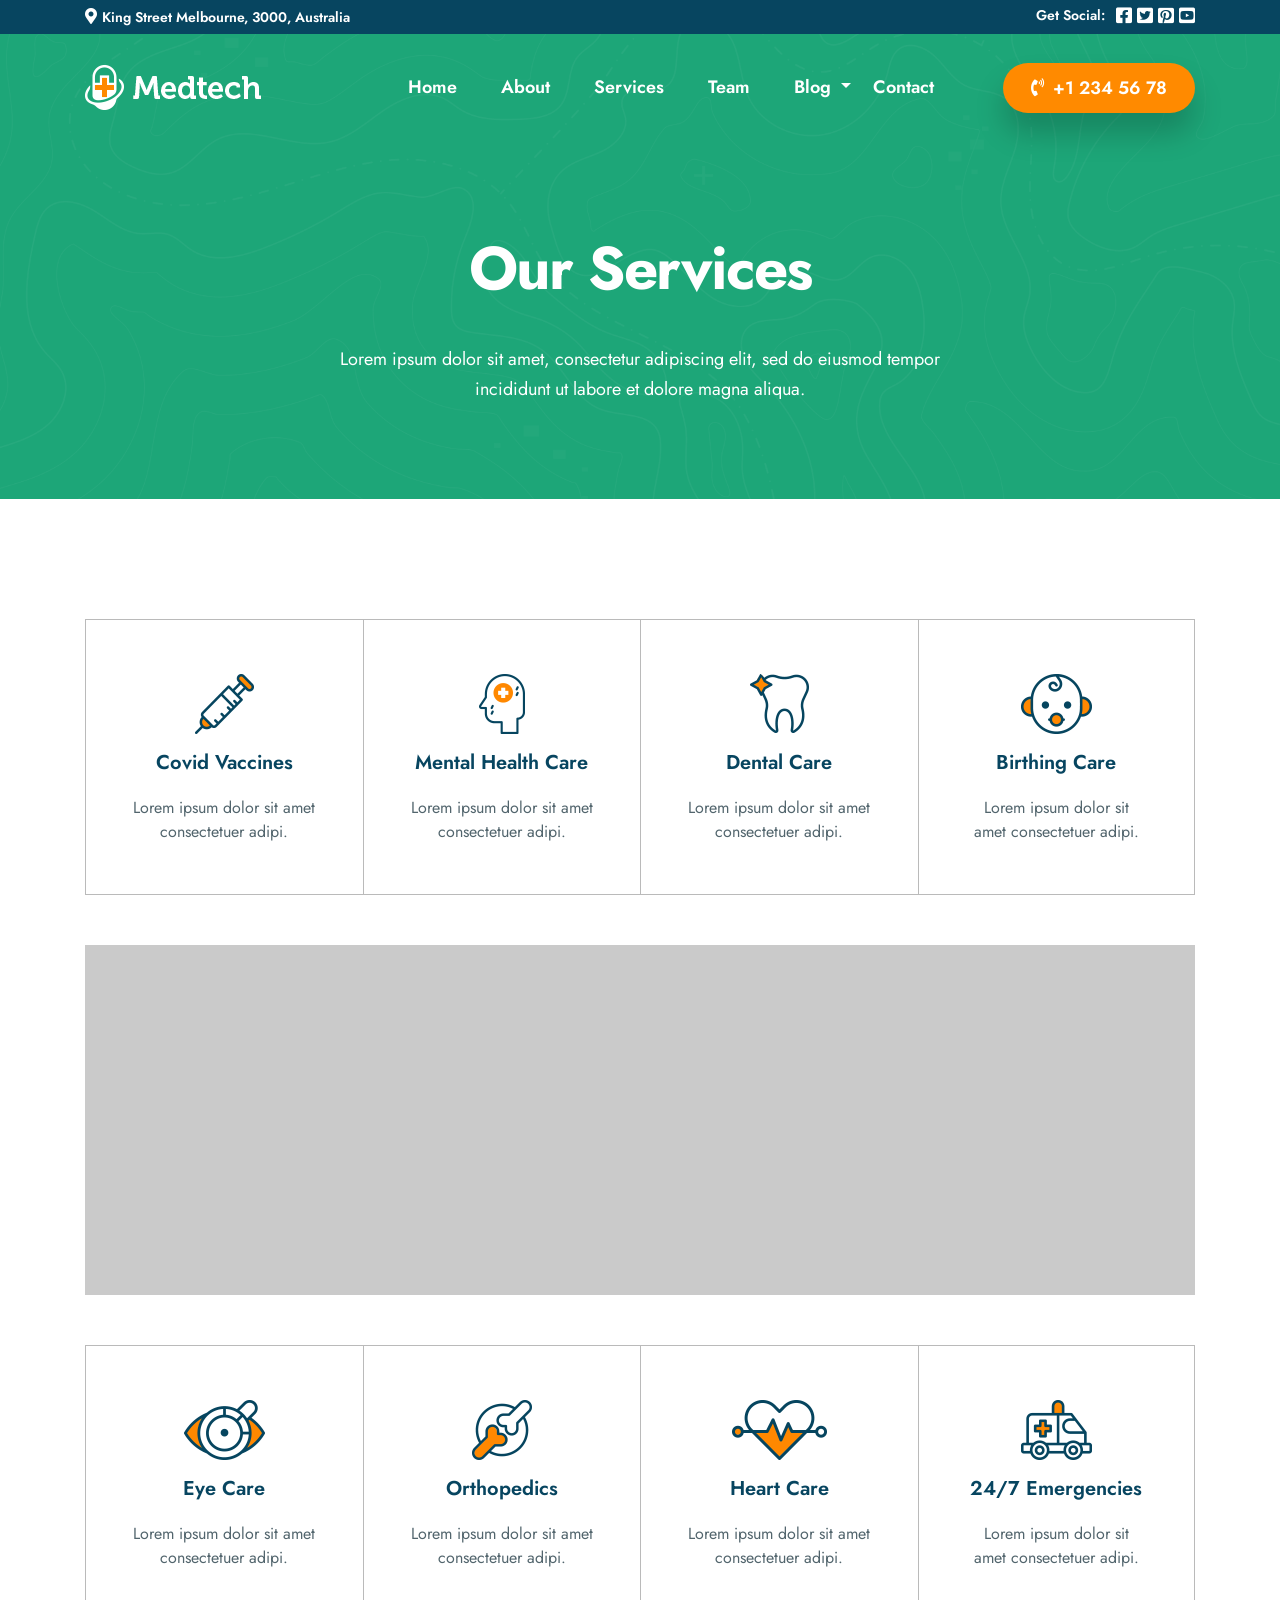
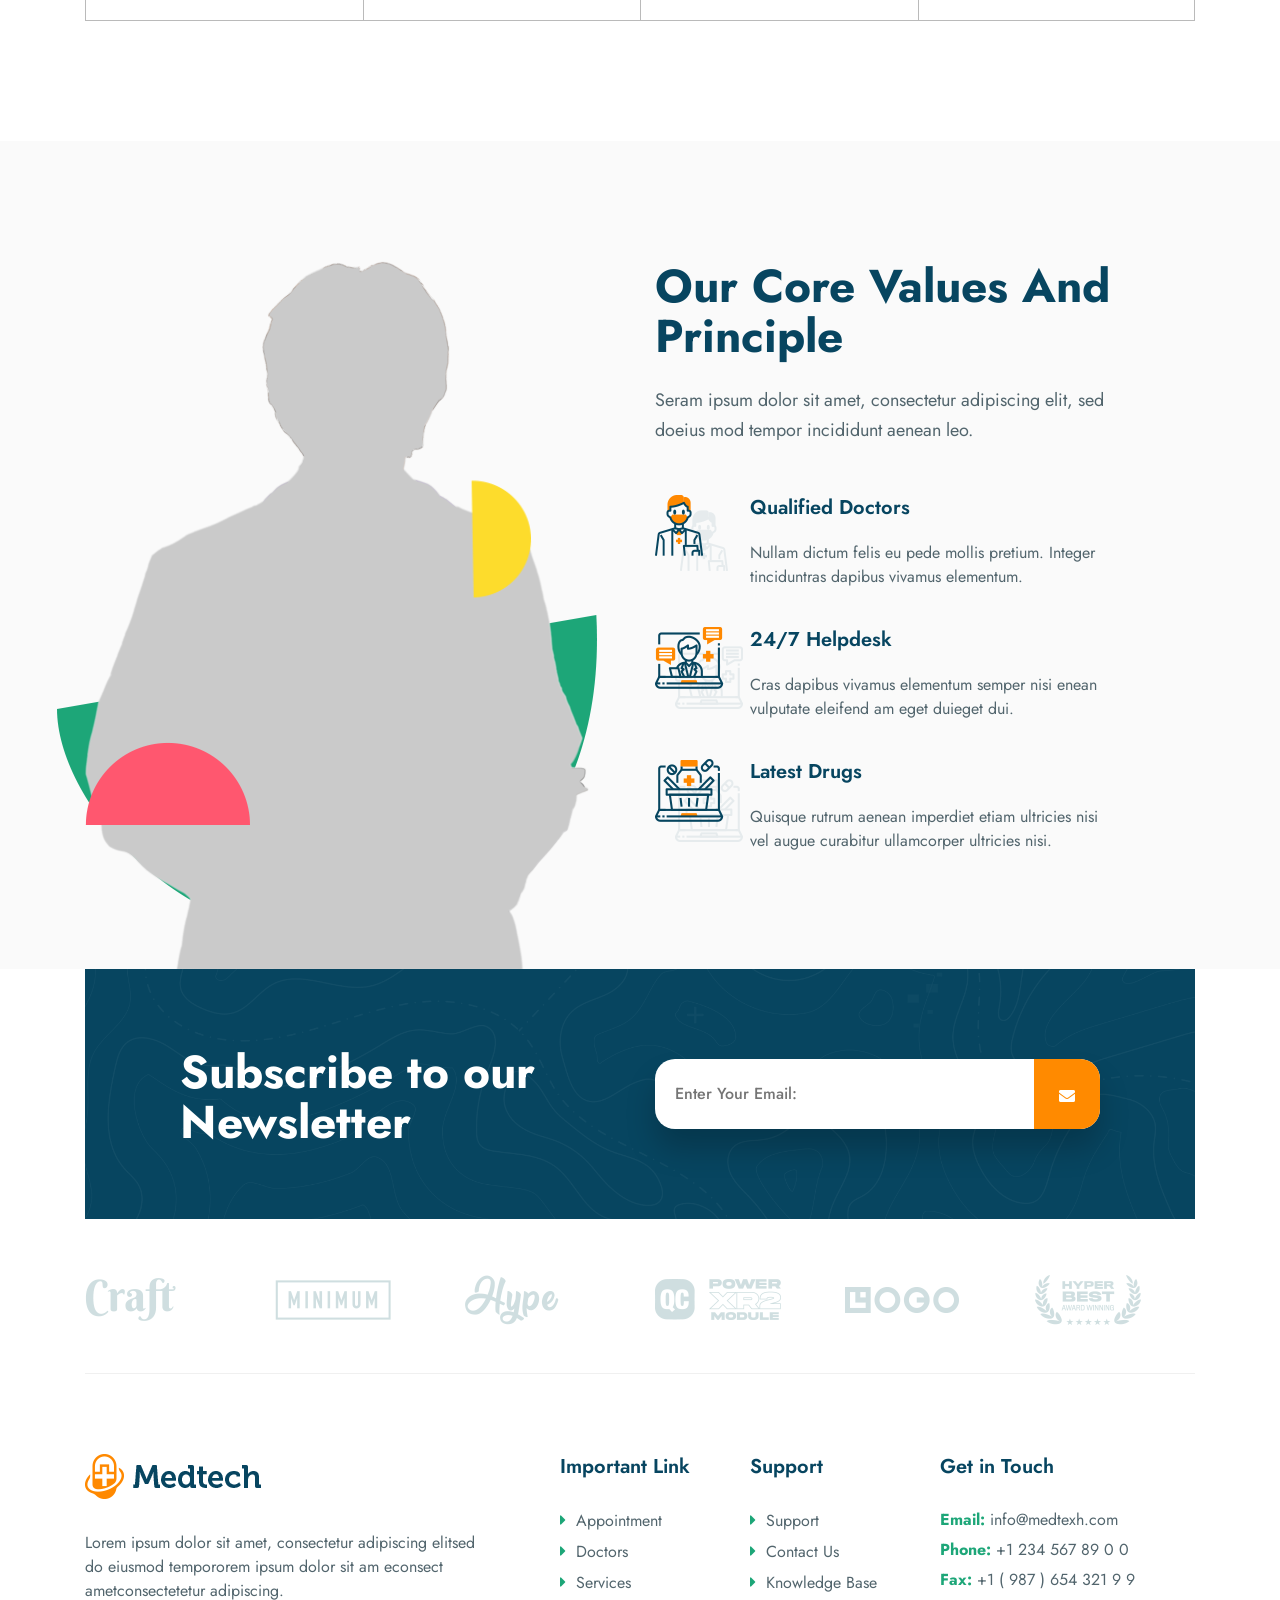
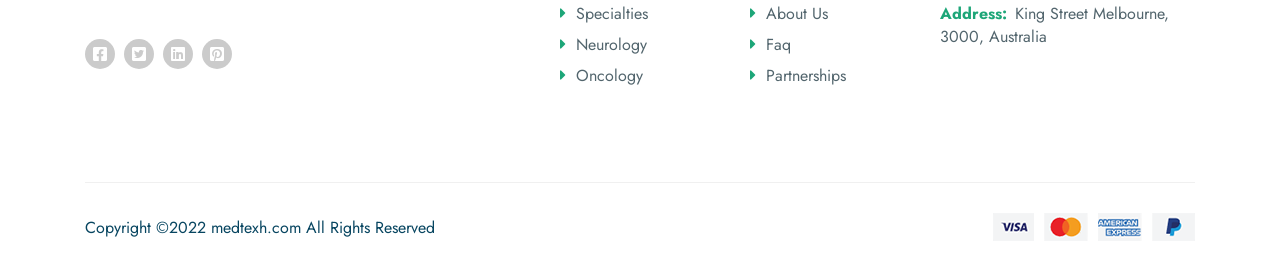
<file: services.html>
<!DOCTYPE html>
<html lang="zxx">
   <head>
      <meta name="viewport" content="width=device-width, initial-scale=1">
      <meta http-equiv="Content-Type" content="text/html; charset=utf-8"/>
      <link rel="stylesheet" href="https://pro.fontawesome.com/releases/v5.10.0/css/all.css" integrity="sha384-AYmEC3Yw5cVb3ZcuHtOA93w35dYTsvhLPVnYs9eStHfGJvOvKxVfELGroGkvsg+p" crossorigin="anonymous"/>
      <link rel="stylesheet" href="assets/css/animate.css">
      <link rel="stylesheet" href="assets/bootstarp/bootstrap.min.css">
      <link rel="stylesheet" href="assets/css/super-classes.css">
      <link rel="stylesheet" href="assets/css/style.css">
      <link rel="stylesheet" href="assets/css/mobile.css">
      <title>Medtexh | service</title>
   </head>
   <body>
      <!-- top-bar-section-->
      <div class="w-100 float-left top-bar-main-con text-white text-xl-left text-lg-left text-md-left text-center">
         <div class="container">
            <div class="row">
               <div class="col-lg-6 col-md-6 col-12">
                  <div class="top-bar-left-con ">
                     <i class="fas fa-map-marker-alt"></i>
                     <span>King Street Melbourne, 3000, Australia</span>
                  </div>
               </div>
               <div class="col-lg-6 col-md-6 col-12 d-flex justify-content-xl-end justify-content-lg-end justify-content-md-end justify-content-center">
                  <div class="top-bar-right-con d-flex">
                     <span>Get Social:</span>
                        <ul class="list-unstyled mb-0">
                           <li class="float-left"><a href="https://www.facebook.com/" class="text-white"><i class="fab fa-facebook-square"></i></a></li>
                           <li class="float-left"><a href="https://twitter.com/?lang=en" class="text-white"><i class="fab fa-twitter-square"></i></a></li>
                           <li class="float-left"><a href="https://www.pinterest.com/" class="text-white"><i class="fab fa-pinterest-square"></i></a></li>
                           <li class="float-left"><a href="https://www.youtube.com/" class="text-white"><i class="fab fa-youtube-square"></i></a></li>
                        </ul>
                  </div>
               </div>
            </div>
         </div>
      </div>
      <!-- top-bar-section-->
      <!-- header-and-banner-section -->
      <div class="w-100 float-left header-and-banner-con banner-overlay-img">
         <div class="container">
            <div class="overlay-img">
               <!-- navbar-start -->
               <nav class="navbar navbar-expand-lg navbar-light">
                  <a class="navbar-brand" href="index.html"><img src="assets/image/logo-img.png" alt="logo-img" class="img-fluid"></a>
                  <button class="navbar-toggler p-0 collapsed" type="button" data-toggle="collapse" data-target="#navbarSupportedContent" aria-controls="navbarSupportedContent" aria-expanded="false" aria-label="Toggle navigation">
                  <span class="navbar-toggler-icon"></span>
                  <span class="navbar-toggler-icon"></span>
                  <span class="navbar-toggler-icon"></span>
                  </button>                     
                  <div class="collapse navbar-collapse" id="navbarSupportedContent">
                     <ul class="navbar-nav ml-auto mr-auto">
                        <li class="nav-item active ">
                           <a class="nav-link p-0 text-white" href="index.html">Home<span class="sr-only">(current)</span></a>
                        </li>
                        <li class="nav-item">
                           <a class="nav-link p-0 text-white" href="about.html">About</a>
                        </li>
                        <li class="nav-item">
                           <a class="nav-link p-0 text-white" href="services.html">Services</a>
                        </li>
                        <li class="nav-item">
                           <a class="nav-link p-0 text-white" href="team.html">Team </a>
                        </li>
                        <li class="nav-item dropdown pr-lg-0">
                           <a class="nav-link dropdown-toggle p-0 text-white" href="#" id="navbarDropdown" role="button" data-toggle="dropdown" aria-haspopup="true" aria-expanded="false">
                             Blog
                           </a>
                           <div class="dropdown-menu p-0" aria-labelledby="navbarDropdown">
                             <a class="dropdown-item" href="faq.html">Faq</a>
                             <a class="dropdown-item" href="four-column.html">four-column</a>
                             <a class="dropdown-item" href="infinite-scroll.html">infinite-scroll</a>
                             <a class="dropdown-item" href="load-more.html">load-more</a>
                             <a class="dropdown-item" href="one-column.html">one-column</a>
                             <a class="dropdown-item" href="six-colum-full-wide.html">six-colum-full-wide</a>
                             <a class="dropdown-item" href="three-column.html">three-colum-sidbar</a>
                             <a class="dropdown-item" href="three-colum-sidbar.html">three-column</a>
                             <a class="dropdown-item" href="two-column.html">two-column</a>
                           </div>
                         </li>
                        <li class="nav-item pr-0">
                           <a class="nav-link p-0 text-white" href="contact.html"> Contact </a>
                        </li>
                     </ul>
                     <a href="tel:+12345678" class="navbar-btn text-white">
                     <i class="fas fa-phone-volume"></i>
                     +1 234 56 78
                     </a>
                  </div>
               </nav>
               <!-- navbar-end -->
               <!-- banner-start -->
               <section>
                  <div class="w-100 float-left generic-banner-con text-xl-left text-lg-left text-center">
                     <div class="container">
                        <div class="generic-banner-content text-white text-center">
                           <h1>Our Services</h1>
                           <p class="text-white mb-0">Lorem ipsum dolor sit amet, consectetur adipiscing elit, sed do eiusmod tempor<br> incididunt ut labore et dolore magna aliqua.</p>
                        </div>
                     </div>
                  </div>
            </section>
               <!-- banner-end -->
            </div>
         </div>
      </div>
      <!-- header-and-banner-section -->

      <!-- service-box -->
      <section>
         <div class="w-100 float-left service-box-con">
            <div class="container">
               <div class="service-box-inner-con">
                  <div class="row ml-0 mr-0">
                     <div class="col-lg-3 col-md-3 col-sm-6 pl-0 pr-0 border-right-0">
                        <div class="service-box-item text-center">
                           <figure>
                              <img src="assets/image/service-box-icon1.png" alt="service-box-icon" class="img-fluid">
                           </figure>
                           <h5>Covid Vaccines</h5>
                           <span class="d-block">Lorem ipsum dolor sit amet consectetuer adipi.</span>
                        </div>
                     </div>
                     <div class="col-lg-3 col-md-3 col-sm-6 pl-0 pr-0 border-right-0">
                        <div class="service-box-item text-center">
                           <figure>
                              <img src="assets/image/service-box-icon2.png" alt="service-box-icon" class="img-fluid">
                           </figure>
                           <h5>Mental Health Care</h5>
                           <span class="d-block">Lorem ipsum dolor sit amet consectetuer adipi.</span>
                        </div>
                     </div>
                     <div class="col-lg-3 col-md-3 col-sm-6 pl-0 pr-0 border-right-0">
                        <div class="service-box-item text-center">
                           <figure>
                              <img src="assets/image/service-box-icon3.png" alt="service-box-icon" class="img-fluid">
                           </figure>
                           <h5>Dental Care</h5>
                           <span class="d-block">Lorem ipsum dolor sit amet consectetuer adipi.</span>
                        </div>
                     </div>
                     <div class="col-lg-3 col-md-3 col-sm-6 pl-0 pr-0">
                        <div class="service-box-item text-center">
                           <figure>
                              <img src="assets/image/service-box-icon4.png" alt="service-box-icon" class="img-fluid">
                           </figure>
                           <h5>Birthing Care</h5>
                           <span class="d-block">Lorem ipsum dolor sit amet consectetuer adipi.</span>
                        </div>
                     </div>
                  </div>
               </div>
               <div class="service-box-img">
                  <figure class="mb-0">
                     <img src="assets/image/.service-box-banner-img.jpg" alt="" class="img-fluid">
                  </figure>
               </div>
               <div class="service-box-inner-con">
                  <div class="row ml-0 mr-0">
                     <div class="col-lg-3 col-md-3 col-sm-6 pl-0 pr-0 border-right-0">
                        <div class="service-box-item text-center">
                           <figure>
                              <img src="assets/image/service-box-icon5.png" alt="service-box-icon" class="img-fluid">
                           </figure>
                           <h5>Eye Care</h5>
                           <span class="d-block">Lorem ipsum dolor sit amet consectetuer adipi.</span>
                        </div>
                     </div>
                     <div class="col-lg-3 col-md-3 col-sm-6 pl-0 pr-0 border-right-0">
                        <div class="service-box-item text-center">
                           <figure>
                              <img src="assets/image/service-box-icon6.png" alt="service-box-icon" class="img-fluid">
                           </figure>
                           <h5>Orthopedics</h5>
                           <span class="d-block">Lorem ipsum dolor sit amet consectetuer adipi.</span>
                        </div>
                     </div>
                     <div class="col-lg-3 col-md-3 col-sm-6 pl-0 pr-0 border-right-0">
                        <div class="service-box-item text-center">
                           <figure>
                              <img src="assets/image/service-box-icon7.png" alt="service-box-icon" class="img-fluid">
                           </figure>
                           <h5>Heart Care</h5>
                           <span class="d-block">Lorem ipsum dolor sit amet consectetuer adipi.</span>
                        </div>
                     </div>
                     <div class="col-lg-3 col-md-3 col-sm-6 pl-0 pr-0">
                        <div class="service-box-item text-center">
                           <figure>
                              <img src="assets/image/service-box-icon8.png" alt="service-box-icon" class="img-fluid">
                           </figure>
                           <h5>24/7 Emergencies</h5>
                           <span class="d-block">Lorem ipsum dolor sit amet consectetuer adipi.</span>
                        </div>
                     </div>
                  </div>
               </div>
            </div>
         </div>
      </section>
      <!-- service-box -->
            <!-- core-vaule-section -->
            <section>
               <div class="w-100 float-left core-vaule-con service-page-vaule-con">
                  <div class="container">
                     <div class="row">
                        <div class="col-lg-6 col-md-6 d-md-flex align-items-md-end order-xl-0 order-lg-0 order-md-0 order-2">
                           <div class="form-left-con core-vaule-left-con position-relative text-center overlay-img">
                              <figure class="mb-0 left-curve-img wow slideInLeft" style="visibility: visible; animation-name: slideInLeft;">
                                 <img src="assets/image/small-left-curve-img.png" alt="" class="img-fluid">
                              </figure>
                              <figure class="mb-0">
                                 <img src="assets/image/core-value-left-img.png" alt="form-left-img" class="mb-0 img-fluid human-img">
                              </figure>
                              <figure class="mb-0 right-curve-img wow slideInRight" style="visibility: visible; animation-name: slideInRight;">
                                 <img src="assets/image/small-right-curve-img.png" alt="" class="img-fluid">
                              </figure>
                           </div>
                        </div>
                        <div class="col-lg-6 col-md-6">
                           <div class="core-vaule-right-con text-xl-left text-lg-left text-md-left text-center">
                              <div class="core-vaule-title">
                                 <h2>Our Core Values And 
                                    Principle</h2>
                                 <p>Seram ipsum dolor sit amet, consectetur adipiscing elit, sed 
                                    doeius mod tempor incididunt aenean leo.</p>
                              </div>
                              <div class="core-vaule-box-con">
                                 <div class="core-vaule-box-item position-relative">
                                    <figure class="mb-0">
                                       <img src="assets/image/core-vaule-box-icon1.png" alt="core-vaule-box-icon" class="img-fluid">
                                    </figure>
                                    <div class="core-vaule-box-title">
                                       <h5>Qualified Doctors</h5>
                                       <span class="d-block">Nullam dictum felis eu pede mollis pretium. Integer<br> tinciduntras dapibus vivamus elementum.</span>
                                    </div>
                                 </div>
                                 <div class="core-vaule-box-item position-relative">
                                    <figure class="mb-0">
                                       <img src="assets/image/core-vaule-box-icon2.png" alt="core-vaule-box-icon" class="img-fluid">
                                    </figure>
                                    <div class="core-vaule-box-title">
                                       <h5>24/7 Helpdesk</h5>
                                       <span class="d-block">Cras dapibus vivamus elementum semper nisi enean<br> vulputate eleifend am eget duieget dui.</span>
                                    </div>
                                 </div>
                                 <div class="core-vaule-box-item position-relative mb-0">
                                    <figure class="mb-0">
                                       <img src="assets/image/core-vaule-box-icon3.png" alt="core-vaule-box-icon" class="img-fluid">
                                    </figure>
                                    <div class="core-vaule-box-title">
                                       <h5>Latest Drugs</h5>
                                       <span class="d-block">Quisque rutrum aenean imperdiet etiam ultricies nisi <br>vel augue curabitur ullamcorper ultricies nisi.</span>
                                    </div>
                                 </div>
                              </div>
                           </div>
                          
                        </div>
                     </div>
                  </div>
               </div>
            </section>
            <!-- core-vaule-section -->
      <!-- news-letter-section -->
      <section>
         <div class="w-100 float-left news-letter-con">
            <div class="container">
               <div class="news-letter-inner-con banner-overlay-img">
                  <div class="row overlay-img align-items-center">
                     <div class="col-lg-6 col-md-5">
                        <div class="news-letter-title">
                           <h2 class="text-white mb-0">Subscribe to our 
                              Newsletter
                           </h2>
                        </div>
                     </div>
                     <div class="col-lg-6 col-md-7">
                        <div class="news-letter-input-con position-relative">
                           <div class="news-letter-input-feild">
                              <input type="email" placeholder="Enter Your Email:" class="w-100">
                           </div>
                           <button>
                           <i class="far fa-envelope"></i>
                           </button>
                        </div>
                     </div>
                  </div>
               </div>
            </div>
         </div>
      </section>
      <!-- news-letter-section -->
      <!-- logo-section -->
      <div class="w-100 float-left logo-con">
         <div class="container">
            <div class="logo-inner-con">
               <div class="row">
                  <div class="col-lg-2 col-md-2 col-sm-4 col-4">
                     <figure class="mb-0">
                        <img src="assets/image/client-logo-img1.png" alt="client-logo-img" class="img-fluid">
                     </figure>
                  </div>
                  <div class="col-lg-2 col-md-2 col-sm-4 col-4">
                     <figure class="mb-0">
                        <img src="assets/image/client-logo-img2.png" alt="client-logo-img" class="img-fluid">
                     </figure>
                  </div>
                  <div class="col-lg-2 col-md-2 col-sm-4 col-4">
                     <figure class="mb-0">
                        <img src="assets/image/client-logo-img3.png" alt="client-logo-img" class="img-fluid">
                     </figure>
                  </div>
                  <div class="col-lg-2 col-md-2 col-sm-4 col-4">
                     <figure class="mb-0">
                        <img src="assets/image/client-logo-img4.png" alt="client-logo-img" class="img-fluid mb-0">
                     </figure>
                  </div>
                  <div class="col-lg-2 col-md-2 col-sm-4 col-4">
                     <figure class="mb-0">
                        <img src="assets/image/client-logo-img5.png" alt="client-logo-img" class="img-fluid mb-0">
                     </figure>
                  </div>
                  <div class="col-lg-2 col-md-2 col-sm-4 col-4">
                     <figure class="mb-0">
                        <img src="assets/image/client-logo-img6.png" alt="client-logo-img" class="img-fluid mb-0">
                     </figure>
                  </div>
               </div>
            </div>
         </div>
      </div>
      <!-- logo-section -->
      <!-- weight-footer-section -->
      <section>
         <div class="w-100 float-left weight-footer-con">
            <div class="container">
               <div class="weight-footer-inner-con">
                  <div class="row">
                     <div class="col-lg-5 col-12 text-xl-left text-lg-left text-center">
                        <div class="weight-footer-content ">
                           <figure>
                              <img src="assets/image/footer-logo.png" alt="footer-logo" class="img-fluid">
                           </figure>
                           <p class="col-lg-11 col-md-7 pl-0 pr-0 ml-lg-0 mr-lg-0 ml-md-auto mr-md-auto">Lorem ipsum dolor sit amet, consectetur adipiscing elitsed do eiusmod tempororem ipsum dolor sit am econsect ametconsectetetur adipiscing.</p>
                           <div class="weight-social-list">
                              <ul class="list-unstyled mb-0">
                                 <li class="d-inline-block"><a href="https://www.facebook.com/"><i class="fab fa-facebook-square d-flex align-items-center justify-content-center text-white pr-0"></i></a></li>
                                 <li class="d-inline-block"><a href="https://twitter.com/?lang=en"><i class="fab fa-twitter-square d-flex align-items-center justify-content-center text-white pr-0"></i></a></li>
                                 <li class="d-inline-block"><a href="https://www.linkedin.com/signup"><i class="fab fa-linkedin d-flex align-items-center justify-content-center text-white pr-0"></i></a></li>
                                 <li class="d-inline-block"><a href="https://www.pinterest.com/"><i class="fab fa-pinterest-square mr-0 d-flex align-items-center justify-content-center text-white pr-0"></i></a></li>
                              </ul>
                           </div>
                        </div>
                     </div>
                     <div class="col-lg-2 col-md-4 col-sm-4 col-6">
                        <div class="weight-footer-content">
                           <h5>Important Link</h5>
                           <ul class="list-unstyled mb-0">
                              <li><i class="fas fa-caret-right"></i>Appointment</li>
                              <li><i class="fas fa-caret-right"></i>Doctors</li>
                              <li><i class="fas fa-caret-right"></i>Services</li>
                              <li><i class="fas fa-caret-right"></i>Specialties</li>
                              <li><i class="fas fa-caret-right"></i>Neurology</li>
                              <li class="mb-0"><i class="fas fa-caret-right"></i>Oncology</li>
                           </ul>
                        </div>
                     </div>
                     <div class="col-lg-2 col-md-3 col-sm-3 col-6">
                        <div class="weight-footer-content">
                           <h5>Support</h5>
                           <ul class="list-unstyled mb-0">
                              <li><i class="fas fa-caret-right"></i>Support</li>
                              <li><i class="fas fa-caret-right"></i>Contact Us</li>
                              <li><i class="fas fa-caret-right"></i>Knowledge Base</li>
                              <li><i class="fas fa-caret-right"></i>About Us</li>
                              <li><i class="fas fa-caret-right"></i>Faq</li>
                              <li class="mb-0"><i class="fas fa-caret-right"></i>Partnerships</li>
                           </ul>
                        </div>
                     </div>
                     <div class="col-lg-3 col-md-5 col-sm-5 col-12">
                        <div class="weight-footer-content">
                           <h5>Get in Touch</h5>
                           <ul class="list-unstyled mb-0">
                              <li><span>Email: </span>info@medtexh.com</li>
                              <li><span>Phone: </span>+1 234 567 89 0 0</li>
                              <li><span>Fax: </span>+1 ( 987 ) 654 321  9 9</li>
                              <li class="mb-0"><span class="pr-2">Address:</span>King Street Melbourne,
                                 3000, Australia
                              </li>
                           </ul>
                        </div>
                     </div>
                  </div>
               </div>
            </div>
         </div>
      </section>
      <!-- weight-footer-section -->
      <!-- footer-section -->
      <div class="w-100 float-left footer-con text-xl-left text-lg-left text-center">
         <div class="container">
            <div class="row">
               <div class="col-lg-6 col-md-6 col-12">
                  <p class="mb-0">Copyright ©2022 medtexh.com All Rights Reserved</p>
               </div>
               <div class="col-lg-6 col-md-6 col-12 d-flex justify-content-xl-end justify-content-lg-end justify-content-center">
                  <figure class="mb-0 d-inline-block">
                     <img src="assets/image/payment-img1.png" alt="payment-img" class="img-fluid">
                  </figure>
                  <figure class="mb-0 d-inline-block">
                     <img src="assets/image/payment-img2.png" alt="payment-img" class="img-fluid">
                  </figure>
                  <figure class="mb-0 d-inline-block">
                     <img src="assets/image/payment-img3.png" alt="payment-img" class="img-fluid">
                  </figure>
                  <figure class="mb-0 d-inline-block mr-0">
                     <img src="assets/image/payment-img4.png" alt="payment-img" class="img-fluid">
                  </figure>
               </div>
            </div>
         </div>
      </div>
      <!-- footer-section -->
      <script src="assets/js/jquery-3.6.0.min.js"> </script>
      <script src="assets/js/popper.min.js"> </script>
      <script src="assets/js/wow.js"></script>
      <script>
         new WOW().init();
      </script>
      <script src="assets/js/bootstrap.min.js"> </script>
      <script src="assets/js/custom-script.js"> </script>
   </body>
</html>
</file>
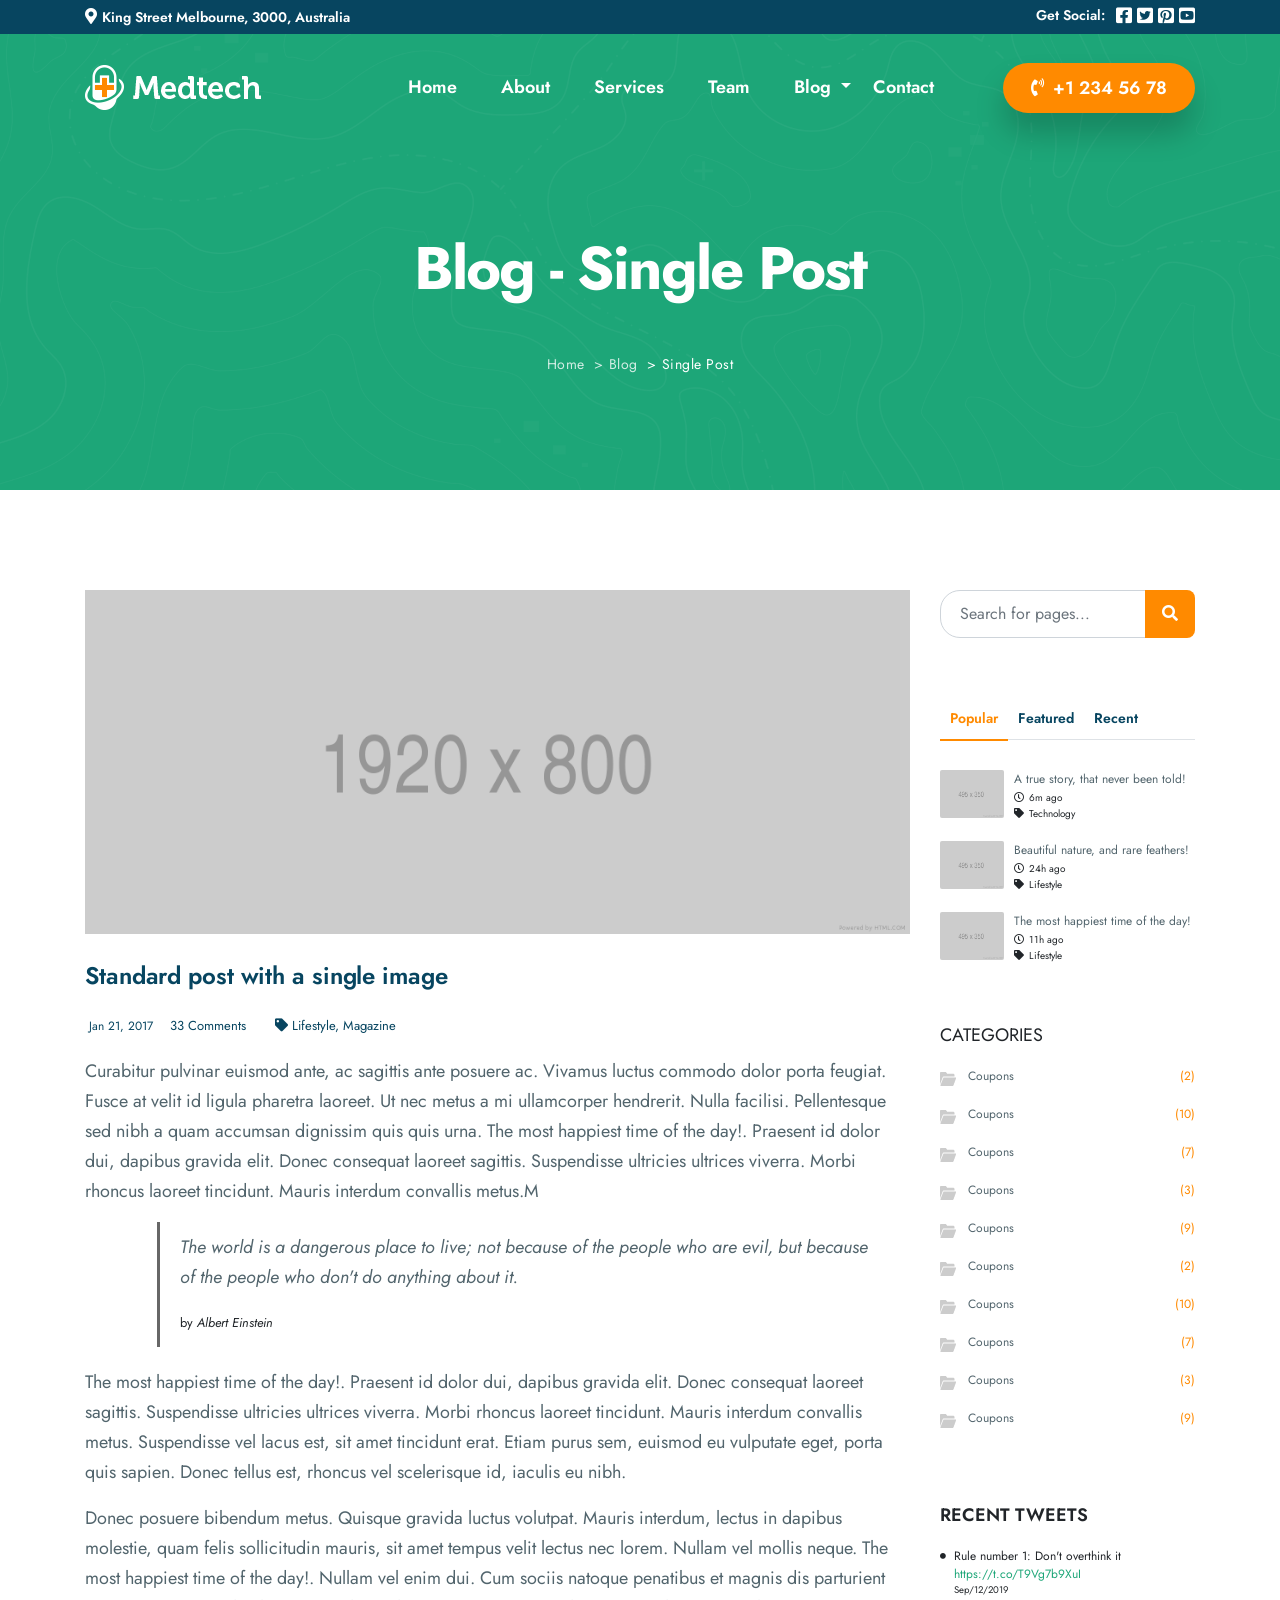
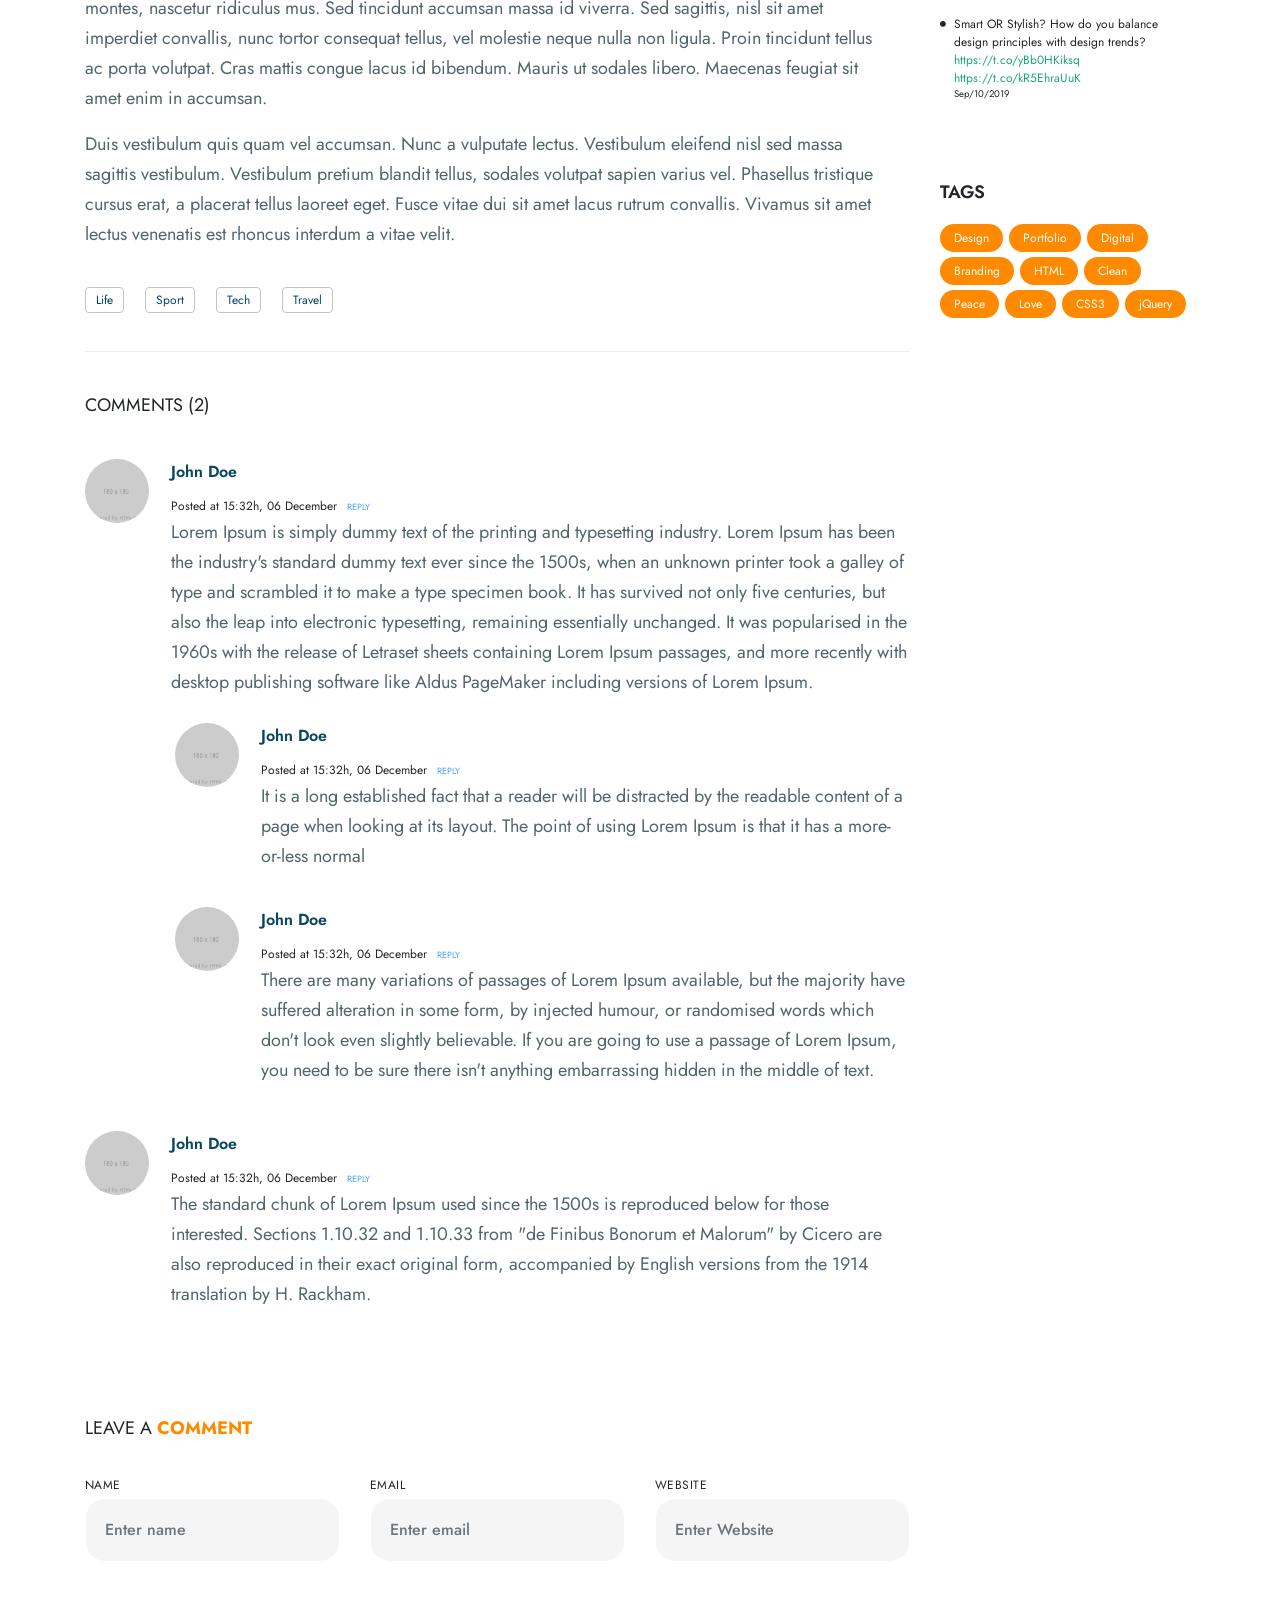
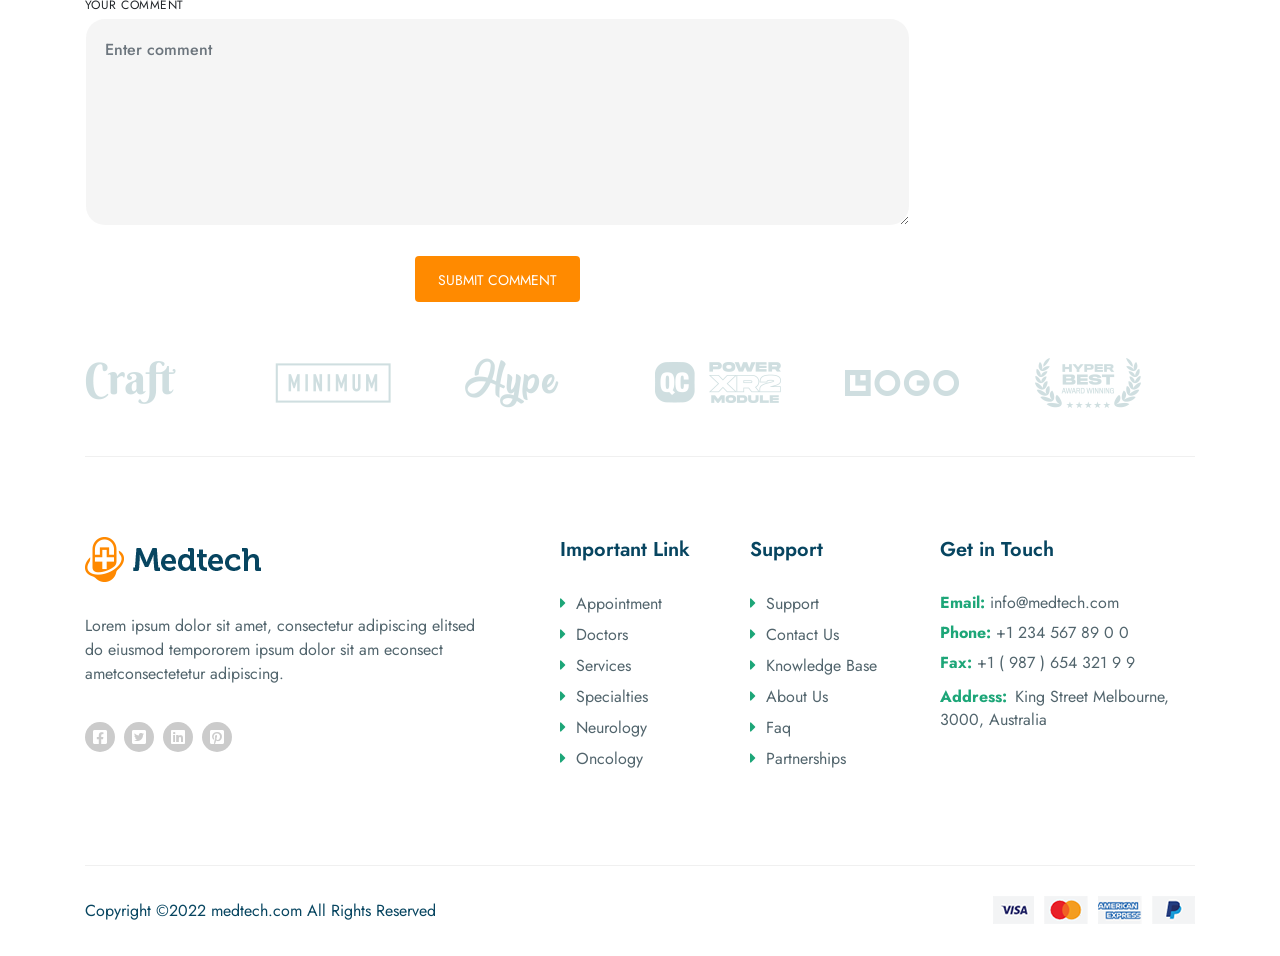
<file: single-post.html>
<!DOCTYPE HTML>
<html lang="zxx">
   <head>
      <meta name="viewport" content="width=device-width, initial-scale=1">
      <meta http-equiv="Content-Type" content="text/html; charset=utf-8"/>
      <link rel="stylesheet" href="https://pro.fontawesome.com/releases/v5.10.0/css/all.css" integrity="sha384-AYmEC3Yw5cVb3ZcuHtOA93w35dYTsvhLPVnYs9eStHfGJvOvKxVfELGroGkvsg+p" crossorigin="anonymous"/>
      <link rel="stylesheet" href="assets/css/animate.css">
      <link rel="stylesheet" href="assets/bootstarp/bootstrap.min.css">
      <link rel="stylesheet" href="assets/css/super-classes.css">
      <link rel="stylesheet" href="assets/css/style.css">
      <link rel="stylesheet" href="assets/css/custom-style.css">
      <link rel="stylesheet" href="assets/css/mobile.css">
      <title>Single Post | Medtech - WHMCS & Hosting HTML Template</title>
   </head>
   <body>
      <!-- top-bar-section-->
      <div class="w-100 float-left top-bar-main-con text-white text-xl-left text-lg-left text-md-left text-center">
         <div class="container">
            <div class="row">
               <div class="col-lg-6 col-md-6 col-12">
                  <div class="top-bar-left-con ">
                     <i class="fas fa-map-marker-alt"></i>
                     <span>King Street Melbourne, 3000, Australia</span>
                  </div>
               </div>
               <div class="col-lg-6 col-md-6 col-12 d-flex justify-content-xl-end justify-content-lg-end justify-content-md-end justify-content-center">
                  <div class="top-bar-right-con d-flex">
                     <span>Get Social:</span>
                     <ul class="list-unstyled mb-0">
                        <li class="float-left"><a href="https://www.facebook.com/" class="text-white"><i class="fab fa-facebook-square"></i></a></li>
                        <li class="float-left"><a href="https://twitter.com/?lang=en" class="text-white"><i class="fab fa-twitter-square"></i></a></li>
                        <li class="float-left"><a href="https://www.pinterest.com/" class="text-white"><i class="fab fa-pinterest-square"></i></a></li>
                        <li class="float-left"><a href="https://www.youtube.com/" class="text-white"><i class="fab fa-youtube-square"></i></a></li>
                     </ul>
                  </div>
               </div>
            </div>
         </div>
      </div>
      <!-- top-bar-section-->
      <!-- header-and-banner-section -->
      <div class="w-100 float-left header-and-banner-con banner-overlay-img">
         <div class="container">
            <div class="overlay-img">
               <!-- navbar-start -->
               <nav class="navbar navbar-expand-lg navbar-light">
                  <a class="navbar-brand" href="index.html"><img src="assets/image/logo-img.png" alt="logo-img" class="img-fluid"></a>
                  <button class="navbar-toggler p-0 collapsed" type="button" data-toggle="collapse" data-target="#navbarSupportedContent" aria-controls="navbarSupportedContent" aria-expanded="false" aria-label="Toggle navigation">
                  <span class="navbar-toggler-icon"></span>
                  <span class="navbar-toggler-icon"></span>
                  <span class="navbar-toggler-icon"></span>
                  </button>                     
                  <div class="collapse navbar-collapse" id="navbarSupportedContent">
                     <ul class="navbar-nav ml-auto mr-auto">
                        <li class="nav-item active ">
                           <a class="nav-link p-0 text-white" href="index.html">Home<span class="sr-only">(current)</span></a>
                        </li>
                        <li class="nav-item">
                           <a class="nav-link p-0 text-white" href="about.html">About</a>
                        </li>
                        <li class="nav-item">
                           <a class="nav-link p-0 text-white" href="services.html">Services</a>
                        </li>
                        <li class="nav-item">
                           <a class="nav-link p-0 text-white" href="team.html">Team </a>
                        </li>
                        <li class="nav-item dropdown pr-lg-0">
                           <a class="nav-link dropdown-toggle p-0 text-white" href="#" id="navbarDropdown" role="button" data-toggle="dropdown" aria-haspopup="true" aria-expanded="false">
                             Blog
                           </a>
                           <div class="dropdown-menu p-0" aria-labelledby="navbarDropdown">
                             <a class="dropdown-item" href="faq.html">Faq</a>
                             <a class="dropdown-item" href="four-column.html">four-column</a>
                             <a class="dropdown-item" href="infinite-scroll.html">infinite-scroll</a>
                             <a class="dropdown-item" href="load-more.html">load-more</a>
                             <a class="dropdown-item" href="one-column.html">one-column</a>
                             <a class="dropdown-item" href="six-colum-full-wide.html">six-colum-full-wide</a>
                             <a class="dropdown-item" href="three-column.html">three-colum-sidbar</a>
                             <a class="dropdown-item" href="three-colum-sidbar.html">three-column</a>
                             <a class="dropdown-item" href="two-column.html">two-column</a>
                           </div>
                         </li>
                        <li class="nav-item pr-0">
                           <a class="nav-link p-0 text-white" href="contact.html"> Contact </a>
                        </li>
                     </ul>
                     <a href="tel:+12345678" class="navbar-btn text-white">
                     <i class="fas fa-phone-volume"></i>
                     +1 234 56 78
                     </a>
                  </div>
               </nav>
               <!-- navbar-end -->
               <!-- banner-start -->
               <section>
                  <div class="w-100 float-left generic-banner-con text-xl-left text-lg-left text-center">
                     <div class="container">
                        <div class="generic-banner-content text-white text-center">
                           <h1>Blog - Single Post</h1>
                           <div class="breadcrumb">
                              <ul class="">
                                 <li><a href="index.html">Home</a> </li>
                                 <li><a href="#">Blog</a> </li>
                                 <li class="active"><a href="#">Single Post</a> </li>
                              </ul>
                              <!--breadcrumb-->
                           </div>
                        </div>
                     </div>
                  </div>
               </section>
               <!-- banner-end -->
            </div>
         </div>
      </div>
      <!-- header-and-banner-section -->
      <section class="blog-posts w-100 float-left">
         <div class="container">
            <div class="row">
               <div class="col-xl-9 col-lg-9">
                  <div id="blog" class="single-post01">
                     <div class="post-item">
                        <div class="post-item-wrap">
                           <div class="post-image" data-aos="fade-up">
                              <a href="#">
                              <img alt="" src="assets/image/post-featured.jpg">
                              </a>
                              <!--post-image-->
                           </div>
                           <div class="post-item-description">
                              <h2 class="font_weight_600">Standard post with a single image</h2>
                              <div class="post-meta">
                                 <span class="post-meta-date color01"><i class="fa fa-calendar-o"></i>Jan 21, 2017</span>
                                 <span class="post-meta-comments color01"><a href=""><i class="fa fa-comments-o"></i>33 Comments</a></span>
                                 <span class="post-meta-category color01"><a href=""><i class="fa fa-tag"></i>Lifestyle, Magazine</a></span>
                                 <div class="post-meta-share float-right">
                                    <ul class="list-unstyled m-0">
                                       <li class="d-inline-block align-top"><a href="#">
                                          <i class="fab fa-facebook-square"></i>
                                          </a>
                                       </li>
                                       <li class="d-inline-block align-top"><a href="#">
                                          <i class="fab fa-twitter-square"></i>
                                          </a>
                                       </li>
                                       <li class="d-inline-block align-top"><a href="#">
                                          <i class="fab fa-instagram"></i>
                                          </a>
                                       </li>
                                       <li class="d-inline-block align-top"><a href="#">
                                          <i class="fas fa-envelope-square"></i>
                                          </a>
                                       </li>
                                    </ul>
                                    <!--post-meta-share-->
                                 </div>
                                 <!--post-meta-->
                              </div>
                              <p>Curabitur pulvinar euismod ante, ac sagittis ante posuere ac. Vivamus luctus commodo dolor porta feugiat. Fusce at velit id ligula pharetra laoreet. Ut nec metus a mi ullamcorper hendrerit. Nulla facilisi. Pellentesque sed nibh a quam accumsan dignissim quis quis urna. The most happiest time of the day!. Praesent id dolor dui, dapibus gravida elit. Donec consequat laoreet sagittis. Suspendisse ultricies ultrices viverra. Morbi rhoncus laoreet tincidunt. Mauris interdum convallis metus.M</p>
                              <div class="blockquote">
                                 <p>The world is a dangerous place to live; not because of the people who are evil, but because of the people who don't do anything about it.</p>
                                 <small>by <cite>Albert Einstein</cite></small>
                              </div>
                              <p> The most happiest time of the day!. Praesent id dolor dui, dapibus gravida elit. Donec consequat laoreet sagittis. Suspendisse ultricies ultrices viverra. Morbi rhoncus laoreet tincidunt. Mauris interdum convallis metus. Suspendisse vel lacus est, sit amet tincidunt erat. Etiam purus sem, euismod eu vulputate eget, porta quis sapien. Donec tellus est, rhoncus vel scelerisque id, iaculis eu nibh.</p>
                              <p>Donec posuere bibendum metus. Quisque gravida luctus volutpat. Mauris interdum, lectus in dapibus molestie, quam felis sollicitudin mauris, sit amet tempus velit lectus nec lorem. Nullam vel mollis neque. The most happiest time of the day!. Nullam vel enim dui. Cum sociis natoque penatibus et magnis dis parturient montes, nascetur ridiculus mus. Sed tincidunt accumsan massa id viverra. Sed sagittis, nisl sit amet imperdiet convallis, nunc tortor consequat tellus, vel molestie neque nulla non ligula. Proin tincidunt tellus ac porta volutpat. Cras mattis congue lacus id bibendum. Mauris ut sodales libero. Maecenas feugiat sit amet enim in accumsan.</p>
                              <p>Duis vestibulum quis quam vel accumsan. Nunc a vulputate lectus. Vestibulum eleifend nisl sed massa sagittis vestibulum. Vestibulum pretium blandit tellus, sodales volutpat sapien varius vel. Phasellus tristique cursus erat, a placerat tellus laoreet eget. Fusce vitae dui sit amet lacus rutrum convallis. Vivamus sit amet lectus venenatis est rhoncus interdum a vitae velit.</p>
                              <!--post-item-description-->
                           </div>
                           <div class="post-tags">
                              <a href="#">Life</a>
                              <a href="#">Sport</a>
                              <a href="#">Tech</a>
                              <a href="#">Travel</a>
                              <!--post-tags-->
                           </div>
                           <!--  -->
                           <div class="comments" id="comments">
                              <div class="comment_number text-uppercase font_weight_600">
                                 Comments <span>(2)</span>
                                 <!--comment_number-->
                              </div>
                              <div class="comment-list">
                                 <div class="comment" id="comment-1">
                                    <div class="image" data-aos="flip-left"><img alt="" src="assets/image/review1.jpg" class="avatar"></div>
                                    <div class="text">
                                       <h5 class="name font_weight_700">John Doe</h5>
                                       <span class="comment_date">Posted at 15:32h, 06 December</span>
                                       <a class="comment-reply-link" href="#">Reply</a>
                                       <div class="text_holder">
                                          <p>Lorem Ipsum is simply dummy text of the printing and typesetting industry. Lorem Ipsum has been the industry's standard dummy text ever since the 1500s, when an unknown printer took a galley of type and scrambled it to make a type specimen book. It has survived not only five centuries, but also the leap into electronic typesetting, remaining essentially unchanged. It was popularised in the 1960s with the release of Letraset sheets containing Lorem Ipsum passages, and more recently with desktop publishing software like Aldus PageMaker including versions of Lorem Ipsum.</p>
                                          <!--text_holder-->
                                       </div>
                                       <!--text-->
                                    </div>
                                    <div class="comment" id="comment-1-1">
                                       <div class="image" data-aos="flip-left"><img alt="" src="assets/image/review2.jpg" class="avatar"></div>
                                       <div class="text">
                                          <h5 class="name font_weight_700">John Doe</h5>
                                          <span class="comment_date">Posted at 15:32h, 06 December</span>
                                          <a class="comment-reply-link" href="#">Reply</a>
                                          <div class="text_holder">
                                             <p>It is a long established fact that a reader will be distracted by the readable content of a page when looking at its layout. The point of using Lorem Ipsum is that it has a more-or-less normal </p>
                                             <!--text_holder-->
                                          </div>
                                          <!--text-->
                                       </div>
                                       <!--comment-->
                                    </div>
                                    <div class="comment" id="comment-1-2">
                                       <div class="image" data-aos="flip-left"><img alt="" src="assets/image/review1.jpg" class="avatar"></div>
                                       <div class="text">
                                          <h5 class="name font_weight_700">John Doe</h5>
                                          <span class="comment_date">Posted at 15:32h, 06 December</span>
                                          <a class="comment-reply-link" href="#">Reply</a>
                                          <div class="text_holder">
                                             <p>There are many variations of passages of Lorem Ipsum available, but the majority have suffered alteration in some form, by injected humour, or randomised words which don't look even slightly believable. If you are going to use a passage of Lorem Ipsum, you need to be sure there isn't anything embarrassing hidden in the middle of text. </p>
                                             <!--text_holder-->
                                          </div>
                                          <!--text-->
                                       </div>
                                       <!--comment-->
                                    </div>
                                    <!--comment-->
                                 </div>
                                 <div class="comment" id="comment-2">
                                    <div class="image" data-aos="flip-left"><img alt="" src="assets/image/review2.jpg" class="avatar"></div>
                                    <div class="text">
                                       <h5 class="name font_weight_700">John Doe</h5>
                                       <span class="comment_date">Posted at 15:32h, 06 December</span>
                                       <a class="comment-reply-link" href="#">Reply</a>
                                       <div class="text_holder">
                                          <p>The standard chunk of Lorem Ipsum used since the 1500s is reproduced below for those interested. Sections 1.10.32 and 1.10.33 from "de Finibus Bonorum et Malorum" by Cicero are also reproduced in their exact original form, accompanied by English versions from the 1914 translation by H. Rackham.</p>
                                          <!--text_holder-->
                                       </div>
                                       <!--text-->
                                    </div>
                                    <!--comment-->
                                 </div>
                                 <!--comment-list-->
                              </div>
                              <!--comments-->
                           </div>
                           <div class="respond-form" id="respond">
                              <div class="respond-comment text-uppercase font_weight_600">
                                 Leave a <span>Comment</span>
                                 <!--respond-comment-->
                              </div>
                              <form class="form-gray-fields">
                                 <div class="row">
                                    <div class="col-lg-4">
                                       <div class="form-group">
                                          <label class="upper font_weight_600" for="name">Name</label>
                                          <input class="form-control required" name="senderName" placeholder="Enter name" id="name" aria-required="true" type="text">
                                          <!--form-group-->
                                       </div>
                                       <!--col-->
                                    </div>
                                    <div class="col-lg-4">
                                       <div class="form-group">
                                          <label class="upper font_weight_600" for="email">Email</label>
                                          <input class="form-control required email" name="senderEmail" placeholder="Enter email" id="email" aria-required="true" type="email">
                                          <!--form-group-->
                                       </div>
                                       <!--col-->
                                    </div>
                                    <div class="col-lg-4">
                                       <div class="form-group">
                                          <label class="upper font_weight_600" for="website">Website</label>
                                          <input class="form-control website" name="senderWebsite" placeholder="Enter Website" id="website" aria-required="false" type="text">
                                          <!--form-group-->
                                       </div>
                                       <!--col-->
                                    </div>
                                    <!--row-->
                                 </div>
                                 <div class="row">
                                    <div class="col-lg-12">
                                       <div class="form-group">
                                          <label class="upper font_weight_600" for="comment">Your comment</label>
                                          <textarea class="form-control required" name="comment" rows="9" placeholder="Enter comment" id="comment" aria-required="true"></textarea>
                                          <!--form-group-->
                                       </div>
                                       <!--col-->
                                    </div>
                                    <!--row-->
                                 </div>
                                 <div class="row">
                                    <div class="col-lg-12">
                                       <div class="form-group text-center">
                                          <button class="btn font_weight_600" type="submit">Submit Comment</button>
                                          <!--form-group-->
                                       </div>
                                       <!--col-->
                                    </div>
                                    <!--row-->
                                 </div>
                                 <!--form-gray-fields-->
                              </form>
                              <!--respond-form-->
                           </div>
                           <!--post-item-wrap-->
                        </div>
                        <!--post-item-->
                     </div>
                     <!--single-post01-->
                  </div>
                  <!--col-->
               </div>
               <div class="sidebar sticky-sidebar col-lg-3">
                  <div class="theiaStickySidebar">
                     <div class="widget widget-newsletter">
                        <form id="widget-search-form-sidebar" class="form-inline">
                           <div class="input-group">
                              <input type="text" aria-required="true" name="q" class="form-control widget-search-form" placeholder="Search for pages...">
                              <div class="input-group-append">
                                 <span class="input-group-btn">
                                 <button type="submit" id="widget-widget-search-form-button" class="btn"><i class="fa fa-search"></i></button>
                                 </span>
                                 <!--input-group-append-->
                              </div>
                              <!--input-group-->
                           </div>
                           <!--form-inline-->
                        </form>
                        <!--widget-->
                     </div>
                     <div class="widget">
                        <div class="tabs">
                           <ul class="nav nav-tabs" id="tabs-posts" role="tablist">
                              <li class="nav-item p-0">
                                 <a class="nav-link active" id="home-tab" data-toggle="tab" href="#popular" role="tab" aria-controls="popular" aria-selected="true">Popular</a>
                              </li>
                              <li class="nav-item p-0">
                                 <a class="nav-link" id="profile-tab" data-toggle="tab" href="#featured" role="tab" aria-controls="featured" aria-selected="false">Featured</a>
                              </li>
                              <li class="nav-item p-0">
                                 <a class="nav-link" id="contact-tab" data-toggle="tab" href="#recent" role="tab" aria-controls="recent" aria-selected="false">Recent</a>
                              </li>
                              <!--nav-tabs-->
                           </ul>
                           <div class="tab-content" id="tabs-posts-content">
                              <div class="tab-pane fade show active" id="popular" role="tabpanel">
                                 <div class="post-thumbnail-list">
                                    <div class="post-thumbnail-entry">
                                       <img data-aos="fade-up" alt="" src="assets/image/side_post_img01.jpg">
                                       <div class="post-thumbnail-content">
                                          <a href="#">A true story, that never been told!</a>
                                          <span class="post-date"><i class="far fa-clock"></i> 6m ago</span>
                                          <span class="post-category"><i class="fa fa-tag"></i> Technology</span>
                                          <!--post-thumbnail-content-->
                                       </div>
                                       <!--post-thumbnail-entry-->
                                    </div>
                                    <div class="post-thumbnail-entry">
                                       <img data-aos="fade-up" alt="" src="assets/image/side_post_img02.jpg">
                                       <div class="post-thumbnail-content">
                                          <a href="#">Beautiful nature, and rare feathers!</a>
                                          <span class="post-date"><i class="far fa-clock"></i> 24h ago</span>
                                          <span class="post-category"><i class="fa fa-tag"></i> Lifestyle</span>
                                          <!--post-thumbnail-content-->
                                       </div>
                                       <!--post-thumbnail-entry-->
                                    </div>
                                    <div class="post-thumbnail-entry">
                                       <img data-aos="fade-up" alt="" src="assets/image/side_post_img03.jpg">
                                       <div class="post-thumbnail-content">
                                          <a href="#">The most happiest time of the day!</a>
                                          <span class="post-date"><i class="far fa-clock"></i> 11h ago</span>
                                          <span class="post-category"><i class="fa fa-tag"></i> Lifestyle</span>
                                          <!--post-thumbnail-content-->
                                       </div>
                                       <!--post-thumbnail-entry-->
                                    </div>
                                    <!--post-thumbnail-list-->
                                 </div>
                                 <!--tab-pane-->
                              </div>
                              <div class="tab-pane fade" id="featured" role="tabpanel">
                                 <div class="post-thumbnail-list">
                                    <div class="post-thumbnail-entry">
                                       <img data-aos="fade-up" alt="" src="assets/image/side_post_img03.jpg">
                                       <div class="post-thumbnail-content">
                                          <a href="#">Beautiful nature, and rare feathers!</a>
                                          <span class="post-date"><i class="far fa-clock"></i> 24h ago</span>
                                          <span class="post-category"><i class="fa fa-tag"></i> Lifestyle</span>
                                          <!--post-thumbnail-content-->
                                       </div>
                                       <!--post-thumbnail-entry-->
                                    </div>
                                    <div class="post-thumbnail-entry">
                                       <img data-aos="fade-up" alt="" src="assets/image/side_post_img02.jpg">
                                       <div class="post-thumbnail-content">
                                          <a href="#">The most happiest time of the day!</a>
                                          <span class="post-date"><i class="far fa-clock"></i> 11h ago</span>
                                          <span class="post-category"><i class="fa fa-tag"></i> Lifestyle</span>
                                          <!--post-thumbnail-content-->
                                       </div>
                                       <!--post-thumbnail-entry-->
                                    </div>
                                    <div class="post-thumbnail-entry">
                                       <img data-aos="fade-up" alt="" src="assets/image/side_post_img01.jpg">
                                       <div class="post-thumbnail-content">
                                          <a href="#">New costs and rise of the economy!</a>
                                          <span class="post-date"><i class="far fa-clock"></i> 11h ago</span>
                                          <span class="post-category"><i class="fa fa-tag"></i> Lifestyle</span>
                                          <!--post-thumbnail-content-->
                                       </div>
                                       <!--post-thumbnail-entry-->
                                    </div>
                                    <!--post-thumbnail-list-->
                                 </div>
                                 <!--tab-pane-->
                              </div>
                              <div class="tab-pane fade" id="recent" role="tabpanel">
                                 <div class="post-thumbnail-list">
                                    <div class="post-thumbnail-entry">
                                       <img data-aos="fade-up" alt="" src="assets/image/side_post_img02.jpg">
                                       <div class="post-thumbnail-content">
                                          <a href="#">The most happiest time of the day!</a>
                                          <span class="post-date"><i class="far fa-clock"></i> 11h ago</span>
                                          <span class="post-category"><i class="fa fa-tag"></i> Lifestyle</span>
                                          <!--post-thumbnail-content-->
                                       </div>
                                       <!--post-thumbnail-entry-->
                                    </div>
                                    <div class="post-thumbnail-entry">
                                       <img data-aos="fade-up" alt="" src="assets/image/side_post_img01.jpg">
                                       <div class="post-thumbnail-content">
                                          <a href="#">New costs and rise of the economy!</a>
                                          <span class="post-date"><i class="far fa-clock"></i> 11h ago</span>
                                          <span class="post-category"><i class="fa fa-tag"></i> Lifestyle</span>
                                          <!--post-thumbnail-content-->
                                       </div>
                                       <!--post-thumbnail-entry-->
                                    </div>
                                    <div class="post-thumbnail-entry">
                                       <img data-aos="fade-up" alt="" src="assets/image/side_post_img03.jpg">
                                       <div class="post-thumbnail-content">
                                          <a href="#">Beautiful nature, and rare feathers!</a>
                                          <span class="post-date"><i class="far fa-clock"></i> 24h ago</span>
                                          <span class="post-category"><i class="fa fa-tag"></i> Lifestyle</span>
                                          <!--post-thumbnail-content-->
                                       </div>
                                       <!--post-thumbnail-entry-->
                                    </div>
                                    <!--post-thumbnail-list-->
                                 </div>
                                 <!--tab-pane-->
                              </div>
                              <!--tab-content-->
                           </div>
                           <!--tabs-->
                        </div>
                        <!--widget-->
                     </div>
                     <div class="widget widget-categories">
                        <div class="widget-title font_weight_600">Categories</div>
                        <ul>
                           <li class="cat-item">
                              <a href="#">Coupons</a>
                              <span class="cat-count-span">(2)</span>
                           </li>
                           <li class="cat-item">
                              <a href="#">Coupons</a>
                              <span class="cat-count-span">(10)</span>
                           </li>
                           <li class="cat-item">
                              <a href="#">Coupons</a>
                              <span class="cat-count-span">(7)</span>
                           </li>
                           <li class="cat-item">
                              <a href="#">Coupons</a>
                              <span class="cat-count-span">(3)</span>
                           </li>
                           <li class="cat-item">
                              <a href="#">Coupons</a>
                              <span class="cat-count-span">(9)</span>
                           </li>
                           <li class="cat-item">
                              <a href="#">Coupons</a>
                              <span class="cat-count-span">(2)</span>
                           </li>
                           <li class="cat-item">
                              <a href="#">Coupons</a>
                              <span class="cat-count-span">(10)</span>
                           </li>
                           <li class="cat-item">
                              <a href="#">Coupons</a>
                              <span class="cat-count-span">(7)</span>
                           </li>
                           <li class="cat-item">
                              <a href="#">Coupons</a>
                              <span class="cat-count-span">(3)</span>
                           </li>
                           <li class="cat-item">
                              <a href="#">Coupons</a>
                              <span class="cat-count-span">(9)</span>
                           </li>
                        </ul>
                     </div>
                     <div class="widget widget-tweeter">
                        <h4 class="widget-title font_weight_600">Recent Tweets</h4>
                        <div id="twitter-cnt">
                           <ul>
                              <li>Rule number 1: Don't overthink it
                                 <a href="#" target="_blank" title="Visit this link">https://t.co/T9Vg7b9XuI</a>
                                 <small>Sep/12/2019</small>
                              </li>
                              <li>Smart OR Stylish? How do you balance design principles with design trends? <a href="#" target="_blank" title="Visit this link">https://t.co/yBb0HKiksq</a>
                                 <a href="https://t.co/kR5EhraUuK" target="_blank" title="Visit this link">https://t.co/kR5EhraUuK</a>
                                 <small>Sep/10/2019</small>
                              </li>
                           </ul>
                           <!--twitter-cnt-->
                        </div>
                        <!--widget-->
                     </div>
                     <div class="widget widget-tags">
                        <h4 class="widget-title font_weight_600">Tags</h4>
                        <div class="tags">
                           <a href="#">Design</a>
                           <a href="#">Portfolio</a>
                           <a href="#">Digital</a>
                           <a href="#">Branding</a>
                           <a href="#">HTML</a>
                           <a href="#">Clean</a>
                           <a href="#">Peace</a>
                           <a href="#">Love</a>
                           <a href="#">CSS3</a>
                           <a href="#">jQuery</a>
                           <!--tags-->
                        </div>
                        <!--widget-->
                     </div>
                     <!--theiaStickySidebar-->
                  </div>
                  <!--sidebar-->
               </div>
               <!--row-->
            </div>
         </div>
         <!--container-->
      </section>
      <!-- logo-section -->
      <div class="w-100 float-left logo-con">
         <div class="container">
            <div class="logo-inner-con">
               <div class="row">
                  <div class="col-lg-2 col-md-2 col-sm-4 col-4">
                     <figure class="mb-0">
                        <img src="assets/image/client-logo-img1.png" alt="client-logo-img" class="img-fluid">
                     </figure>
                  </div>
                  <div class="col-lg-2 col-md-2 col-sm-4 col-4">
                     <figure class="mb-0">
                        <img src="assets/image/client-logo-img2.png" alt="client-logo-img" class="img-fluid">
                     </figure>
                  </div>
                  <div class="col-lg-2 col-md-2 col-sm-4 col-4">
                     <figure class="mb-0">
                        <img src="assets/image/client-logo-img3.png" alt="client-logo-img" class="img-fluid">
                     </figure>
                  </div>
                  <div class="col-lg-2 col-md-2 col-sm-4 col-4">
                     <figure class="mb-0">
                        <img src="assets/image/client-logo-img4.png" alt="client-logo-img" class="img-fluid mb-0">
                     </figure>
                  </div>
                  <div class="col-lg-2 col-md-2 col-sm-4 col-4">
                     <figure class="mb-0">
                        <img src="assets/image/client-logo-img5.png" alt="client-logo-img" class="img-fluid mb-0">
                     </figure>
                  </div>
                  <div class="col-lg-2 col-md-2 col-sm-4 col-4">
                     <figure class="mb-0">
                        <img src="assets/image/client-logo-img6.png" alt="client-logo-img" class="img-fluid mb-0">
                     </figure>
                  </div>
               </div>
            </div>
         </div>
      </div>
      <!-- logo-section -->
      <!-- weight-footer-section -->
      <section>
         <div class="w-100 float-left weight-footer-con">
            <div class="container">
               <div class="weight-footer-inner-con">
                  <div class="row">
                     <div class="col-lg-5 col-12 text-xl-left text-lg-left text-center">
                        <div class="weight-footer-content ">
                           <figure>
                              <img src="assets/image/footer-logo.png" alt="footer-logo" class="img-fluid">
                           </figure>
                           <p class="col-lg-11 col-md-7 pl-0 pr-0 ml-lg-0 mr-lg-0 ml-md-auto mr-md-auto">Lorem ipsum dolor sit amet, consectetur adipiscing elitsed do eiusmod tempororem ipsum dolor sit am econsect ametconsectetetur adipiscing.</p>
                           <div class="weight-social-list">
                              <ul class="list-unstyled mb-0">
                                 <li class="d-inline-block"><a href="https://www.facebook.com/"><i class="fab fa-facebook-square d-flex align-items-center justify-content-center text-white pr-0"></i></a></li>
                                 <li class="d-inline-block"><a href="https://twitter.com/?lang=en"><i class="fab fa-twitter-square d-flex align-items-center justify-content-center text-white pr-0"></i></a></li>
                                 <li class="d-inline-block"><a href="https://www.linkedin.com/signup"><i class="fab fa-linkedin d-flex align-items-center justify-content-center text-white pr-0"></i></a></li>
                                 <li class="d-inline-block"><a href="https://www.pinterest.com/"><i class="fab fa-pinterest-square mr-0 d-flex align-items-center justify-content-center text-white pr-0"></i></a></li>
                              </ul>
                           </div>
                        </div>
                     </div>
                     <div class="col-lg-2 col-md-4 col-sm-4 col-6">
                        <div class="weight-footer-content">
                           <h5>Important Link</h5>
                           <ul class="list-unstyled mb-0">
                              <li><i class="fas fa-caret-right"></i>Appointment</li>
                              <li><i class="fas fa-caret-right"></i>Doctors</li>
                              <li><i class="fas fa-caret-right"></i>Services</li>
                              <li><i class="fas fa-caret-right"></i>Specialties</li>
                              <li><i class="fas fa-caret-right"></i>Neurology</li>
                              <li class="mb-0"><i class="fas fa-caret-right"></i>Oncology</li>
                           </ul>
                        </div>
                     </div>
                     <div class="col-lg-2 col-md-3 col-sm-3 col-6">
                        <div class="weight-footer-content">
                           <h5>Support</h5>
                           <ul class="list-unstyled mb-0">
                              <li><i class="fas fa-caret-right"></i>Support</li>
                              <li><i class="fas fa-caret-right"></i>Contact Us</li>
                              <li><i class="fas fa-caret-right"></i>Knowledge Base</li>
                              <li><i class="fas fa-caret-right"></i>About Us</li>
                              <li><i class="fas fa-caret-right"></i>Faq</li>
                              <li class="mb-0"><i class="fas fa-caret-right"></i>Partnerships</li>
                           </ul>
                        </div>
                     </div>
                     <div class="col-lg-3 col-md-5 col-sm-5 col-12">
                        <div class="weight-footer-content">
                           <h5>Get in Touch</h5>
                           <ul class="list-unstyled mb-0">
                              <li><span>Email: </span>info@medtech.com</li>
                              <li><span>Phone: </span>+1 234 567 89 0 0</li>
                              <li><span>Fax: </span>+1 ( 987 ) 654 321  9 9</li>
                              <li class="mb-0"><span class="pr-2">Address:</span>King Street Melbourne,
                                 3000, Australia
                              </li>
                           </ul>
                        </div>
                     </div>
                  </div>
               </div>
            </div>
         </div>
      </section>
      <!-- weight-footer-section -->
      <!-- footer-section -->
      <div class="w-100 float-left footer-con text-xl-left text-lg-left text-center">
         <div class="container">
            <div class="row">
               <div class="col-lg-6 col-md-6 col-12">
                  <p class="mb-0">Copyright ©2022 medtech.com All Rights Reserved</p>
               </div>
               <div class="col-lg-6 col-md-6 col-12 d-flex justify-content-xl-end justify-content-lg-end justify-content-center">
                  <figure class="mb-0 d-inline-block">
                     <img src="assets/image/payment-img1.png" alt="payment-img" class="img-fluid">
                  </figure>
                  <figure class="mb-0 d-inline-block">
                     <img src="assets/image/payment-img2.png" alt="payment-img" class="img-fluid">
                  </figure>
                  <figure class="mb-0 d-inline-block">
                     <img src="assets/image/payment-img3.png" alt="payment-img" class="img-fluid">
                  </figure>
                  <figure class="mb-0 d-inline-block mr-0">
                     <img src="assets/image/payment-img4.png" alt="payment-img" class="img-fluid">
                  </figure>
               </div>
            </div>
         </div>
      </div>
      <!-- footer-section -->
      <script src="assets/js/jquery-3.6.0.min.js"> </script>
      <script src="assets/js/popper.min.js"> </script>
      <script src="assets/js/wow.js"></script>
      <script>
         new WOW().init();
      </script>
      <script src="assets/js/bootstrap.min.js"> </script>
      <script src="assets/js/custom-script.js"> </script>
   </body>
</html>
</file>
<file: assets/css/super-classes.css>
.wrapper{
    max-width: 920px;
    margin: 0 auto;
}
h1{
    font-size: 60px;
    line-height: 70px;
    font-weight: 700;
    letter-spacing: -2px;
}
h2{
    font-size: 46px;
    line-height: 50px;
    color: var(--secondary--color);
    font-weight: 700;
}
h4{
    font-size: 24px;
    line-height: 65px;
    font-weight: 600;
}
h5{
    font-size: 20px;
    line-height: 26px;
    color: var(--secondary--color);
    font-weight: 600;
}
p{
    font-size: 18px;
    line-height: 30px;
    color: var(--text-color);
}
.banner-overlay-img{
    position: relative;
}
.banner-overlay-img::after{
    content: "";
    background: url(../image/banner-overlay-img.png) no-repeat center;
    background-size: cover;
    width: 100%;
    height: 100%;
    position: absolute;
    top:0;
    left: 0;
}
.overlay-img{
    position: relative;
    z-index: 1;
}
.appointment-btn{
    padding: 17px 40px;
    background: var(--accent-color);
    display: inline-block;
    font-size: 18px;
    font-weight: 600;
    border-radius: 30px;
    box-shadow: 0px 20px 30px 0px rgb(0 0 0 / 20%);
    color: var(--primary--color);
    transition-duration: .3s;
    transition-property: transform;
    transition-timing-function: ease-out;
}
.appointment-btn:hover{
    color: var(--primary--color) !important;
    background: var(--accent-color);
    transform: translateY(-8px);
}
</file>
<file: assets/css/style.css>
/*------------------------------------------------------------------
[Master Stylesheet]

Project:    Revive
-------------------------------------------------------------------*/
/*------------------------------------------------------------------
[Table of contents]

1. Body
2. Header / #header
3. Navigation / #navbar
4. banner section / #banner
5. feature section / #feature
6. quality system section / #quality system
7. offer section / #offer 
8. fun facts section/ #fun facts
9. contact form section / #contact form
10. slider section / #slider
11. mobile app section / #mobile app
12. news letter section / #news letter
13. logo section  / #logo
14. weight footer section / #weight footer
19. footer section / #footer
-------------------------------------------------------------------*/
/*------------------------------------------------------------------
# [Color codes]

# primary color: #ffffff
# secondary color: #074560
# text color: #52656d
# accent: #ff8a00
# green-color: #1da678
# */
/*------------------------------------------------------------------
[Typography]

Body copy:     'Jost', sans-serif;

-------------------------------------------------------------------*/

@import url('https://fonts.googleapis.com/css2?family=Jost:wght@400;500;600;700&display=swap');
html{
	scroll-behavior: smooth;
}
body {
	font-family: 'Jost', sans-serif;
}
* {
	margin: 0;
	padding: 0;
	box-sizing: border-box;
}
:root {
	--primary--color: #ffffff;
	--secondary--color: #074560;
	--text-color: #52656d;
	--accent-color: #ff8a00;
	--green-color: #1da678;
}
/*top-bar-section*/
.top-bar-main-con {
	background-color: var(--secondary--color);
	padding: 5px 0;
}
.top-bar-main-con span {
	font-size: 14px;
	font-weight: 600;
}
.top-bar-main-con a i {
	font-size: 18px;
	padding: 0 0 0 5px;
}
.top-bar-right-con ul li:first-child a i {
	padding: 0 0 0 11px;
}
/*top-bar-section*/
/*navbar-start*/
.header-and-banner-con {
	background: var(--green-color);
}
.navbar {
	padding: 26px 0 24px 0 !important;
}
.navbar-btn {
	padding: 12px 28px 11px 28px;
	background: var(--accent-color);
	font-size: 18px;
	font-weight: 600;
	border-radius: 30px;
	box-shadow: 0px 20px 30px 0px rgb(0 0 0 / 20%);
    display: inline-block;
	transition-duration: .3s;
    transition-property: transform;
    transition-timing-function: ease-out;
}
.navbar-btn:hover{
	background: var(--secondary--color);
	transform: translateY(-8px);
}
.navbar a {
	text-decoration: none;
}
.navbar-btn i {
	font-size: 18px;
	padding-right: 3px;
}
.nav-link {
	font-size: 18px;
	font-weight: 600;
}
.nav-link:hover{
	color: var(--accent-color) !important;
}
.nav-item {
	padding: 0 22px;
}
.navbar-nav li:first-child {
	padding-left: 62px;
}
.dropdown-menu .dropdown-item {
    font-size: 18px;
    font-weight: 400;
    color: var(--secondary--color);
}
.dropdown-menu .dropdown-item:hover {
    background: var(--accent-color);
    color: #ffffff;
}
.dropdown-menu{
	box-shadow: 0 0 2px 0px rgb(34 32 32 / 90%);
	border: none;
	border-radius: 0;
}
/*navbar-end*/
/*banner-start*/
.banner-con {
	padding-top: 46px;
	padding-bottom: 120px;
}
.banner-right-content a {
	text-decoration: none;
	background: var(--primary--color);
	color: var(--secondary--color);
}
.banner-right-content a:hover {
	color: var(--secondary--color);
}
.banner-right-content h5 {
	font-size: 20px;
	font-weight: 600;
	margin-bottom: 12px;
	color: var(--primary--color);
}
.banner-right-content h1 {
	margin-bottom: 24px;
}
.banner-right-content p {
	margin-bottom: 26px;
}
.banner-left-con {
	position: relative;
}
.banner-left-con::after {
	content: "";
	background: url(../image/banner-shape-img.png) no-repeat top center;
	width: 117%;
	height: 323px;
	position: absolute;
	top: 40%;
	left: -52px;
	z-index: -1;
}
.banner-right-content {
    padding-top: 122px;
}
/*banner-end*/
/*feature-box*/
.feature-box-con {
	margin-top: -276px;
	position: relative;
	z-index: 1;
	margin-bottom: 80px;
}
.feature-box-item {
	padding: 52px 48px;
	transition-duration: .3s;
    transition-property: transform;
    transition-timing-function: ease-out;
}
.feature-box-con .row > div{
	border-bottom: 1px solid #eaeaea;
	border-right: 1px solid #eaeaea;
}
.feature-box-item h5 {
	font-size: 20px;
	font-weight: 600;
	color: var(--secondary--color);
	margin-bottom: 20px;
}
.feature-box-item p {
	font-size: 16px;
	line-height: 24px;
	color: var(--text-color);
}
.feature-box-item:hover,
.service-box-item:hover{
	background: var(--accent-color);
	box-shadow: 0px 20px 30px 0px rgb(0 0 0 / 20%);
	transform: translateY(-20px);
}
.feature-box-item:hover h5,
.feature-box-item:hover p {
	color: var(--primary--color);
}
.feature-box-item:hover img {
	filter: brightness(0) invert(1);
}
/*feature-box*/
/*quality-system-con*/

.quality-system-left-con h2 {
	margin-bottom: 24px;
}
.quality-system-left-con p {
	margin-bottom: 28px;
}
.quality-system-left-con p:nth-child(3) {
	margin-bottom: 26px;
}
.quality-system-list ul li {
	font-size: 18px;
	font-weight: 500;
	color: var(--text-color);
	margin-left: 22px;
	margin-bottom: 4px;
}
.quality-system-list ul {
	width: 35%;
	float: left;
	margin-bottom: 26px;
}
.quality-system-left-con a {
	text-decoration: none;
}
.quality-system-left-con a:hover,
.submitform-btn:hover{
	background: var(--green-color);
}
.quality-system-list ul li i {
	font-size: 8px;
	position: absolute;
	left: -20px;
	top: 10px;
	color: var(--accent-color);
	box-shadow: 0px 1px 5px 0px var(--accent-color);
	background: var(--accent-color);
    border-radius: 100%;
}
.quality-system-right-con::before {
	content: "";
	background: url(../image/curve-shape-img.png) no-repeat top center;
	width: 110%;
	height: 323px;
	position: absolute;
	top: 50%;
	left: 0;
	z-index: -1;
}
.quality-system-right-con {
	margin-top: 40px;
}
/*quality-system-con*/
/*offer-con*/
.offer-inner-con {
	background: var(--secondary--color);
	height: 384px;
}
.shope-btn {
	padding: 11px 39px 12px 39px;
	display: inline-block;
	font-size: 18px;
	font-weight: 600;
	border-radius: 30px;
	background: var(--primary--color);
	color: var(--secondary--color);
	box-shadow: 0px 20px 30px 0px rgb(0 0 0 / 20%);
	transition-duration: .3s;
    transition-property: transform;
    transition-timing-function: ease-out;
}
.shope-btn:hover {
	color: var(--primary--color);
	background: var(--accent-color);
	transform: translateY(-8px);
}
.offer-right-con a{
	text-decoration: none;
}
.offer-right-con h2 {
	margin-bottom: 28px;
}
.offer-right-con h2 span {
	color: var(--accent-color);
	position: relative;
}
.offer-right-con h2 span::after {
	content: "";
	border-bottom: 1px solid var(--accent-color);
	width: 122px;
	height: auto;
	position: absolute;
	bottom: 7px;
	left: 1px;
}
.offer-left-con img {
	position: absolute;
	left: 66px;
	top: 8px;
}
.offer-note {
	background: url(../image/offer-note--bg-img.png) no-repeat top;
	width: 100px;
	height: 130px;
	position: absolute;
	top: 0;
	right: 58%;
	z-index: 1;
}
.offer-note h4 {
	font-size: 30px;
	line-height: 24px;
	font-weight: 700;
	padding-top: 55px;
	text-align: center;
}
.offer-note h4 span {
	font-size: 24px;
}
.offer-right-con {
	margin-top: 70px;
}
/*offer-con*/
/*fun-facts-con*/
.fun-facts-con {
	padding-top: 100px;
	padding-bottom: 120px;
}
.fun-facts-box-item {
	transition-duration: .3s;
    transition-property: transform;
    transition-timing-function: ease-out;
}
.fun-facts-box-con .row>div {
	border: 1px solid #d6d6d6;
}
.fun-facts-item-content h2 {
	font-weight: 600;
	line-height: 48px;
	margin-bottom: 0;
}
.fun-facts-item-title span {
	font-size: 28px;
	font-weight: 600;
	position: absolute;
	right: -24px;
	top: -5px;
}
.fun-facts-box-item {
	padding: 38px;
}
.fun-facts-item-content {
	padding-left: 20px;
}
.fun-facts-item-content p {
	font-size: 16px;
}
.fun-facts-box-con {
	padding-top: 70px;
}
.fun-facts-box-item:hover {
	background: var(--accent-color);
	background: var(--accent-color);
	box-shadow: 0px 20px 30px 0px rgb(0 0 0 / 20%);
	transform: translateY(-20px);
}
.fun-facts-box-item:hover img {
	filter: brightness(0) invert(1);
}
.fun-facts-box-item:hover h2 {
	color: var(--primary--color);
}
.fun-facts-box-item:hover span {
	color: var(--primary--color);
}
.fun-facts-box-item:hover p {
	color: var(--primary--color);
}
/*fun-facts-con*/
/*form-section*/
.contact-form input,
.contact-form select,
.contact-form textarea{
	padding: 22px 30px 22px 19px;
	height: auto !important;
	border-radius: 20px;
	border: 1px solid #e5e5e5;
	font-size: 16px;
	color: var(--text-color);
	font-weight: 500;
	margin-bottom: 30px;
}
.contact-form input::placeholder,
.contact-form textarea::placeholder{
	color: var(--text-color);
}
.contact-form input:focus,
.contact-form select:focus,
.contact-form textarea:focus {
	outline: none;
	box-shadow: none;
	border-color: #e5e5e5;
}
.contact-form textarea {
	height: 148px !important;
	resize: none;
}
.contact-form label {
	font-size: 14px;
	font-weight: 600;
	background: var(--green-color);
	padding: 10px 20px 7px 15px;
	margin-bottom: 0;
	margin-left: 28px;
	line-height: 14px;
}
.contact-form button:hover{
	background: var(--green-color);
}
.form-main-con p {
	margin-bottom: 73px;
}
.form-main-con h2 {
	margin-bottom: 24px;
}
.form-main-con,
.quality-system-con,
.banner-con{
	overflow: hidden;
}
.form-left-con::before {
	content: "";
	background: url(../image/curve-shape-img.png) no-repeat top center;
	width: 115%;
    height: 323px;
    position: absolute;
    top: 50%;
    left: -48px;
	z-index: -1;
}
/* .contact-form button{
	box-shadow: none;
} */
/*form-section*/
/*slider-section*/
.slider-inner-con {
	background: var(--secondary--color);
	padding: 132px 95px 165px 95px;
	margin-bottom: 120px;
}
.slider-left-con h2 {
	margin-bottom: 29px;
}
.slider-left-con {
	padding-top: 56px;
}
.slider-left-con p {
	font-size: 16px;
	color: var(--accent-color);
	line-height: 20px;
}
.auther-title h4 {
	line-height: 24px;
	margin-bottom: 5px;
}
.auther-title p {
	color: var(--accent-color);
}
.auther-con+p {
	clear: both;
}
.auther-con {
	margin-bottom: 16px;
}
.auther-title {
    margin-left: 26px;
    margin-top: 18px;
    position: relative;
    top: 20px;
}
.slider-inner-con .carousel-control-prev {
	left: -9px;
	bottom: -74px !important;
	top: auto !important;
	justify-content: flex-start;
	width: 47px;
	height: 40px;
	background: var(--primary--color);
	color: var(--secondary--color);
	opacity: 1;
	border-top-left-radius: 20px;
	border-bottom-left-radius: 20px;
}
.slider-inner-con .carousel-control-next {
	right: auto;
	left: 38px;
	bottom: -74px !important;
	top: auto !important;
	justify-content: flex-start;
	width: 47px;
	height: 40px;
	background: var(--primary--color);
	color: var(--secondary--color);
	opacity: 1;
	border-top-right-radius: 20px;
	border-bottom-right-radius: 20px;
}
.slider-inner-con .carousel-control-next i,
.slider-inner-con .carousel-control-prev i {
	font-size: 16px;
}
.slider-inner-con .carousel-control-prev i {
	padding-left: 12px;
}
.slider-inner-con .carousel-control-next-icon {
	background: none;
}
.slider-inner-con .carousel-control-prev-icon {
	background: none;
}
.slider-inner-con .carousel-control-next:focus,
.slider-inner-con .carousel-control-next:hover,
.slider-inner-con .carousel-control-prev:hover,
.slider-inner-con .carousel-control-prev:focus{
	opacity: 1;
	background: #032230;
	color: var(--primary--color);
}
/*slider-section*/
/*mobile-app-section*/
.mobile-app-left-con::before {
	content: "";
	background: url(../image/mobile-app-shape-img.png) no-repeat top center;
	width: 100%;
	height: 323px;
	position: absolute;
	top: 84px;
	left: 0;
	z-index: -1;
}
.mobile-app-btn a {
	text-decoration: none;
	padding: 17px 25px;
}
.mobile-app-btn a:last-child {
	margin-left: 10px;
	padding: 17px 32px 17px 30px;
}
.mobile-app-btn a i {
	padding-right: 10px;
	font-weight: 100;
}
.mobile-app-btn a:first-child {
	background-color: var(--green-color);
}
.mobile-app-right-con h2 {
	margin-bottom: 26px;
}
.mobile-app-right-con p {
	margin-bottom: 28px;
}
.mobile-app-right-con p:nth-child(3) {
	margin-bottom: 34px;
}
.mobile-app-btn a{

	transition-duration: .3s;
    transition-property: transform;
    transition-timing-function: ease-out;
}
.mobile-app-btn a:hover{
	transform: translateY(-8px);
}
/*mobile-app-section*/
/*news-letter-section*/
.news-letter-inner-con{
    background: var(--secondary--color);
    padding: 72px 95px;
    margin-bottom: 56px;
}
.news-letter-input-feild{
    background: #ffffff;
    border-radius:20px;
    box-shadow: 0px 20px 30px 0px rgb(0 0 0 / 20%);
}
.news-letter-input-feild input{
    border: none;
    padding: 23px 30px 23px 20px;
    background: transparent;
    font-size: 16px;
    font-weight: 500;
}
.news-letter-input-con button{
    background: var(--accent-color);
    border: none;
    font-size: 24px;
    color: var(--primary--color);
    position: absolute;
    right: 0;
    top: 0;
    border-top-right-radius: 20px;
    border-bottom-right-radius: 20px;
    padding: 17px 25px;
}
.news-letter-input-con button:hover{
	background: var(--green-color);
}
.news-letter-input-con button i{
    font-size: 16px;
    font-weight: 600;
}
.news-letter-input-con button{
    outline: none;
}
.news-letter-input-feild input:focus{
    outline: none;
}
.news-letter-title{
    margin-top: 6px;
}
.news-letter-input-con button{
	cursor: pointer;
}
/*news-letter-section*/
/*logo-section*/
.logo-inner-con{
    padding-bottom: 48px;
    border-bottom: 1px solid #f0f0f0;
}
.logo-con{
    margin-bottom: 80px;
}
.logo-inner-con img{
	transition-duration: .3s;
    transition-property: transform;
    transition-timing-function: ease-out;
}
.logo-inner-con img:hover{
	transform: translateY(-8px);
}
/*logo-section*/
/*weight-footer-section*/
.weight-footer-content p{
    font-size: 16px;
    line-height: 24px;
    margin-bottom: 36px;
    color: var(--text-color);
}
.weight-footer-content ul li{
    font-size: 16px;
    color: var(--text-color);
    text-decoration: none;
    line-height: 16px;
}
.weight-footer-content ul li:hover{
	color: var(--green-color);
}
.weight-footer-content ul li{
    margin-bottom: 14px;
}
.weight-footer-content ul li span{
    color: var(--green-color);
    font-weight: 700;
}
.weight-footer-content h5{
    font-size: 20px;
    color: var(--secondary--color);
    margin-bottom: 32px;   
    font-weight: 600; 
}
.weight-footer-content figure{
    margin-bottom: 32px;
}
.weight-social-list a,
.professional-box-social-list ul li a,
.professional-box a
{
    text-decoration: none;
}
.weight-social-list a i,
.professional-box-social-list ul li a i{
    width: 30px;
    height: 30px;
    margin-right: 4px;
    background: #cbcbcb;
    border-radius: 50%;
    font-size: 16px;
}
.weight-social-list a i:hover{
    background: var(--green-color);
}
.weight-footer-inner-con{
    padding-bottom: 98px;
    border-bottom: 1px solid #f0f0f0;
}
.weight-footer-con{
    margin-bottom: 30px;
}
.weight-footer-content ul li i{
    color: var(--green-color);
    padding-right: 10px;
}
.weight-footer-content ul li{
    font-size: 16px;
    color: var(--text-color);
}
.weight-social-list ul li{
	transition-duration: .3s;
    transition-property: transform;
    transition-timing-function: ease-out;
}
.weight-social-list ul li:hover{
	transform: translateY(-8px);
}
.weight-footer-inner-con .row .col-lg-3:last-child .weight-footer-content ul li:last-child{
	line-height: normal;
}
.weight-footer-inner-con .row .col-lg-3:last-child .weight-footer-content ul li:last-child:hover{
	color: var(--text-color);
}
/*weight-footer-section*/
/*footer-section*/
.footer-con{
    margin-bottom: 30px;
}
.footer-con p{
    font-size: 16px;
    color: var(--secondary--color);
}
.footer-con figure{
    margin-right: 10px;
}
/*footer-section*/
/*contact-page-css*/
.left-curve-img{
    position: absolute;
    top: 22%;
	left: 20px;
}
.right-curve-img {
    position: absolute;
    top: 58%;
    right: 10px;
}
.quality-system-right-con .left-curve-img{
    top: 37%;
    left: -50%;
	right: 5px;
}
.quality-system-right-con .right-curve-img{
	position: absolute;
    top: 75%;
}
.form-left-con .left-curve-img,
.faq-system-con .left-curve-img{
	top: 29%;
    right: 99px;
    transform: rotateZ(179deg);
	left: auto !important;
} 
.form-left-con .right-curve-img{
	top: 68%;
    left: 0;
	right: auto;
}
.carousel-control-next i{
	position: relative;
	left: 22px;
}
.generic-banner-content{
	padding: 95px 0;
}
.generic-banner-content h1{
	margin-bottom: 40px;
}
.Schedule-con{
	padding: 120px 0;
	background:#fafafa ;
}
.Schedule-box-item{
	background:var(--primary--color) ;
	padding: 36px 46px;
	box-shadow: -1px 9px 10px 0px rgb(0 0 0 / 20%);
	margin-bottom: 30px;
}
.Schedule-heading h2,
.contact-page-form-txt h2{
	margin-bottom: 70px;
}
.Schedule-box-item:after{
	content: "";
	position: absolute;
	top: 38px;
	right: 0;
	width: 120px;
	height: 120px;
	background:url("../image/Schedule-faded-icon1.png") no-repeat center right;
}
.Schedule-box .row .col-lg-6:nth-child(2) .Schedule-box-item:after{
	background:url("../image/Schedule-faded-icon2.png") no-repeat center right;
}
.Schedule-box .row .col-lg-6:nth-child(3) .Schedule-box-item:after{
	background:url("../image/Schedule-faded-icon3.png") no-repeat center right;
}
.Schedule-box .row .col-lg-6:nth-child(4) .Schedule-box-item:after{
	background:url("../image/Schedule-faded-icon4.png") no-repeat center right;
}
.Schedule-box-title{
	padding-left: 28px;
}
.Schedule-box-title span{
	font-size: 16px;
	font-weight: 400;
	color: var(--text-color);
}
.Schedule-box-title h5{
	margin-bottom: 18px;
}
.contact-page-form-con{
	padding: 120px 0;
}
.contact-form-plan-box input,
.contact-form-plan-box textarea,
.contact-form-plan-box select{
    border: 1px solid #e5e5e5;
    border-radius: 8px;
    padding: 20px 18px 24px 26px;
    font-size: 16px;
    color: var(--text-color);
	margin-bottom: 30px;
}
.contact-form-plan-box input::placeholder,
.contact-form-plan-box textarea{
	color: var(--text-color);
}
.contact-form-plan-box select{
	height: auto !important;
}
.contact-form-plan-box input:focus,
.contact-form-plan-box textarea:focus,
.contact-form-plan-box select:focus{
	box-shadow: none;
	outline: none;
	border-color: #e5e5e5;
}
.contact-form-plan-box textarea{
	height: 148px;
	resize: none;
}
.submitform-btn{
	border: none;	
}
.submitform-btn:focus{
	outline: none;
}
.map-con{
	margin-bottom: 100px;
}
.submitform-btn{
	cursor: pointer;
}
/*contact-page-css*/
.Experince-section{
	background: #fafafa;
}
.Experince-section .left-curve-img{
    top: 29%;
    left: -74%;
}
.Experince-section .right-curve-img{
	top: 78%;
	right: 16px;
}
.core-vaule-box-item figure{
	position: absolute;
}
.core-vaule-box-item img,
.Schedule-box-item:hover img{
	transition-duration: .3s;
    transition-property: transform;
    transition-timing-function: ease-out;
} 
.core-vaule-box-item img:hover,
.Schedule-box-item:hover img{
	transform: translateY(-8px);
}
.core-vaule-box-item{
	margin-bottom: 38px;
}
.core-vaule-box-title {
    padding-left: 95px;
}
.core-vaule-con{
	overflow: hidden;
}
.core-vaule-box-title h5{
	margin-bottom: 20px;
}
.core-vaule-box-title span{
	font-size: 16px;
	color: var(--text-color);
	font-weight: 400;
}
.core-vaule-title h2{
	margin-bottom: 24px;
}
.core-vaule-title p{
	margin-bottom: 50px;
	padding-right: 37px;
}
.core-vaule-con{
	padding-top: 120px;
}
.about-fun-facts-con{
	background: var(--secondary--color);
	padding: 100px 29px 77px 36px;
}
.about-fun-facts-title h2{
	margin-bottom: 70px;
}
.about-fun-facts-con .fun-facts-box-con .row > div{
	border-color: var(--secondary--color);
}
.about-fun-facts-con .fun-facts-box-item {
    padding:33px 30px;
}
.professional-box-item{
	border: 1px solid #ececec;
	padding: 30px 33px;
	transition-duration: .3s;
    transition-property: transform;
    transition-timing-function: ease-out;
}
.professional-box-item img{
	margin-bottom: 37px;
}
.professional-box-item h5{
	margin-bottom: 4px;
}
.professional-box-item span{
	margin-bottom: 26px;
	font-size: 16px;
	color: var(--text-color);
}
.professional-box-item small{
	margin-bottom: 22px;
	font-size: 14px;
	font-weight: 600;
	color: var(--text-color);
}
.professional-con{
	padding: 120px 0;
}
.professional-title h2{
	margin-bottom: 24px;
}
.professional-title p{
	margin-bottom: 73px;

}
.professional-box-item:hover{
	transition: all 0.6111s ease;
	background: #ff8800;
    transform: translateY(-20px);
	border: transparent;
}
.professional-box-item:hover h5,
.professional-box-item:hover small,
.professional-box-item:hover span{
	color: var(--primary--color);
}
.professional-box-item:hover .professional-box-social-list ul li a i{
	background: #ffac4d;
	color: var(--primary--color);
}
.core-vaule-con .form-left-con .left-curve-img{
	top: 31%;
    right: 58px;
}
.faq-system-con .left-curve-img{
		top: 31%;
		right: 81px;
}
.faq-system-con .right-curve-img{
	top: 78%;
    left: -255px;

}
.Experince-section{
	padding-top: 50px;
}
/*service page css*/
.service-page-vaule-con{
	background: #fafafa;
}
.service-box-con{
	padding: 120px 0;
}
.service-box-inner-con .row > div{
	border: 1px solid #bababa;
}
.service-box-item{
	padding: 54px 47px 50px 47px;
	transform: scale(1);
    transition: all 0.6111s ease;
}
.service-box-item h5{
	margin-bottom: 20px;
}
.service-box-item span{
	font-size: 16px;
	color: var(--text-color);
}
.service-box-item:hover img{
	filter: brightness(0) invert(1);
}
.service-box-item:hover h5{
	color: var(--primary--color);
}
.service-box-item:hover span{
	color: var(--primary--color);
}
.service-box-img{
	padding: 50px 0;
}
.professional-box .row:first-child{
	margin-bottom: 40px;
}
.faq-con{
	padding: 120px 0;
}
.faq-con button{
	font-size: 20px;
	color: var(--secondary--color);
	text-decoration: none;
	font-weight: 600;
	text-align: left;
}
.faq-con button:hover,
.faq-con button:focus{
	text-decoration: none;
	color: var(--secondary--color);
}
.faq-con .card-header button{
	padding: 30px 36px;
}
.faq-con .card-header{
	background: none;
	border-color: #eeeeee;
	border-radius: 5px;
	padding: 0;
	border-bottom: 0;
}
.faq-con .card{
	margin-bottom: 30px;
}
.faq-con .card-body{
	background: var(--accent-color);
	color: var(--primary--color);
	padding:0  36px 30px 36px;
	font-size: 16px;
}
.faq-con .card-header:focus button{
	color: var(--primary--color);
}
.card-header:hover{
	border-color: transparent;
	border-radius: 0;
}
.faq-con button[aria-expanded="true"]{
	background:var(--accent-color);
	width: 100%;
	color: var(--primary--color);
	border-radius: 0;
	text-align: left;
}

.faq-system-con .quality-system-right-con::before{
	top: 36%;
}
.contact-form select,
.select-form
{
	appearance: none;
}
.form-main-con i{
    position: absolute;
    top: 58px;
    right: 46px;
}
.form-main-con .down-icon{
    position: absolute;
    top: 28px;
    right: 46px;
}
.contact-form-plan-box .down-icon{
	position: absolute;
    top: 25px;
    right: 24px;
}
.fa-angle-down{
	color: var(--text-color);
}
/* .professional-box-social-list ul li a i:hover {
    background: #ffffff;
    color: #52656d !important;
} */

/*service page css*/
.team-detail-con{
	padding: 100px 0;
	overflow: hidden;
}
.team-professional-con{
	padding-bottom: 100px;
	overflow: hidden;
}

.skills{
    background-color:#ddd;
    width:100%;
    height:8px;
    position:relative;
    margin:62px 0;
    border-radius: 8px;
  }
  .title-bar{
    position:absolute;
    top: -5px;
  }
  .skills span {
    float: right;
    margin-top: -24px;
    margin-right: 5px;
    border-radius: 6px;
    color: #fff;
  }  
  .skillbar{
    background-color:var(--green-color);
    width:0px;
    height:8px;
    border-radius: 8px;
  }
  .title-bar h5 {
    position: relative;
    top: -24px;
    color: var(--secondary--color);
    letter-spacing: normal;
}
.skills span {
    float: right;
    margin-top: -24px;
    margin-right: 5px;
    border-radius: 6px;
    color: var(--text-color);
}
.team-contanct{
	margin-bottom: 20px;
}
.experiences-con ul li{
	position: relative;
	margin-bottom: 20px;
    margin-left: 20px;
}
.experiences-con ul li i{
    color: var(--green-color);
    position: absolute;
    left: -20px;
    top: 3px;	
}
.team-professional-inner-con{
	border: 1px solid #ececec;
	padding: 60px 33px 0;	
}
/********blog section**************/
.blog-con{
	padding-bottom: 120px;
}
.blog-con a{
	text-decoration: none;
}
.blog-item{
	border: 1px solid #e5e5e5;
	overflow: hidden;
}
.blog-item .blog-item-content span{
	font-size: 14px;
	color: var(--accent-color);
}
.blog-item-content{
	padding: 36px 38px;
}
.blog-item-auther-name span:last-child{
	color: #808e94;
	margin-left: 18px;
}
.blog-item-content h4{
	font-size: 20px;
	line-height: 24px;
	color: var(--secondary--color);
	margin-bottom: 18px;
}
.blog-item-auther-name{
	margin-bottom: 10px;
}
.blog-con p{
	margin-bottom: 55px;
}
.blog-item figure img {
    transition: ease-in-out 0.5s;
}
.blog-item:hover figure img{
    transform: scale(1.1);
}
/********blog section**************/
</file>
<file: assets/css/mobile.css>
@media only screen and (max-width: 1250px){
    .feature-box-item:hover,
    .fun-facts-box-item:hover,
    .professional-box-item:hover,
    .service-box-item:hover{
        left: 0;
    }
}
@media only screen and (max-width: 1199px){
    .nav-item {
        padding: 0 18px;
    }
    .navbar-nav li:first-child {
        padding-left: 30px;
    }
    h1{
        font-size: 48px;
    }
    h2 {
        font-size: 40px;
    }
    .banner-left-con::after,
    .quality-system-right-con::before,
    .form-left-con::before,
    .mobile-app-left-con::before{
        display: none;
    }
    .feature-box-item h5{
        font-size: 18px;
    }
    .feature-box-item {
        padding: 52px 42px;
    }
    .quality-system-list ul{
        width: 50%;
    }
    .fun-facts-box-item {
        padding: 30px 18px;
    }
    .offer-left-con img{
        top: 50px;
    }
    .generic-banner-content{
        padding: 70px 0;
    }
    .blog-con{
        padding-bottom: 70px;
    }
    .generic-banner-content h1 {
        margin-bottom: 30px;
    }
    .Schedule-con,
    .contact-page-form-con,
    .professional-con,
    .service-box-con,
    .faq-con{
        padding: 80px 0;
    }
    .core-vaule-con{
        padding-top:80px ;
    }
    .map-con{
        margin-bottom: 80px;
    }
    .Schedule-heading h2, .contact-page-form-txt h2 {
        margin-bottom: 50px;
    }
    .about-fun-facts-con {
        padding: 80px 25px 70px 25px;
    }
    .service-box-item {
        padding: 50px 28px;
    }
    .experiences-con p br{
        display: none;
    }
    .experiences-con ul li {
        margin-bottom: 12px;
    }
    .team-professional-con {
        padding-bottom: 80px;
    }
    .team-detail-con{
        padding: 80px 0;
    }
    .blog-item-content {
        padding: 22px 15px;
    }
    .blog-posts{
        padding-top: 70px;
    }
    .blockquote {
        margin-left: 30px !important;
    }
}
@media only screen and (max-width: 991px) {
    h1 {
        font-size: 45px;
        line-height: 50px;
    }
    h2 {
        font-size: 30px;
        line-height: 40px;
    }
    h4{
        font-size: 22px;
    }
    h5{
        font-size: 16px;
    }
    p{
        font-size: 16px;
        line-height: 25px;
    }
    .navbar {
        padding: 20px 0 !important;
    }
    .banner-right-content h1 {
        margin-bottom: 20px;
    }
    .banner-right-content p {
        margin-bottom: 20px;
        line-height: 24px;
    }
    .banner-right-content{
        margin-bottom: 20px;
    }
    .navbar-nav li:first-child {
        padding-left: 18px;
    }
    .nav-link, .dropdown-menu .dropdown-item {
        font-size: 16px;
    }
    .banner-right-content h5 {
        font-size: 16px;
        margin-bottom: 12px;
        line-height: 16px;
    }
    .navbar-collapse{
    background: var(--secondary--color);
    padding: 8px 0;
    min-width: 35%;
    float: right;
    position: absolute;
    right: 0;
    top: 70px;
    z-index: 2;
    }
    .navbar-btn{
        display: none;
    }
    .nav-item {
        padding: 10px 30px;
    }
    .navbar-nav li:first-child {
        padding: 10px 30px;
    }
    .navbar-toggler.collapsed span:nth-child(3){
        transform: rotate(0deg);
    }
    .navbar-toggler.collapsed span:nth-child(2){
        opacity: 1;
    }
    .navbar-toggler.collapsed span:nth-child(1){
        transform: rotate(0deg);
    }
    .navbar-toggler span:nth-child(1){
        transform: rotate(45deg);
        transform-origin: 0% 186%;
    }
    .navbar-toggler span:nth-child(2){
        opacity: 0;
    }
    .navbar-toggler span.navbar-toggler-icon {
        transition: all 0.15s;
    }
    .navbar-toggler span:nth-child(3) {
        transform: rotate(
            -45deg);
                transform-origin: 26% 19%;
    }
    .navbar-toggler-icon {
        border-bottom: 2px solid var(--primary--color);
        display: block;
        height: 10px;
        background-image: none !important;
    }
    .navbar-toggler {
        border: none;
        background: none;
        margin-top: -8px;
    }
    .navbar-toggler:focus {
        outline: none;
    }
    .appointment-btn {
        padding: 14px 24px;
        font-size: 16px;
    }
    .banner-con {
        padding-top: 50px;
        padding-bottom: 80px;
    }
    .feature-box-item h5 {
        font-size: 16px;
        margin-bottom: 10px;
        line-height: 20px;
    }
    .feature-box-item p {
        font-size: 13px;
        line-height: 20px;
    }
    .feature-box-item figure{
        margin-bottom: 10px;
    }
    .feature-box-item {
        padding: 30px 10px;
    }
    .feature-box-item:hover,
    .fun-facts-box-item:hover,
    .professional-box-item:hover,
    .service-box-item:hover{
        transform: scale(1);
        left: 0;
        bottom: 0;
        box-shadow: none;
    }
    .feature-box-con {
        margin-bottom: 60px;
    }  
    .quality-system-left-con h2,
    .slider-left-con h2,
    .mobile-app-right-con h2,
    .core-vaule-title h2{
        margin-bottom: 22px;
    }  
    .quality-system-left-con p {
        margin-bottom: 15px;
        line-height: 24px;
    }
    .quality-system-left-con p:nth-child(3) {
        margin-bottom: 15px;
    }
    .quality-system-list ul li {
        font-size: 14px;
    }
    .quality-system-list ul li i {
        left: -15px;
    top: 8px;
    }
    .offer-right-con h2 a::after{
        width: 100%;
    }
    .fun-facts-con{
        padding: 80px 0;
    }
    .fun-facts-box-con,
    .blog-posts{
        padding-top: 50px;
    }
    .fun-facts-item-title span {
        right: -24px;
    }
    .form-main-con p,
    .about-fun-facts-title h2,
    .professional-title p{
        margin-bottom: 45px;
    }
    .form-main-con h2,
    .professional-title h2{
        margin-bottom: 22px;
    }
    .weight-footer-inner-con
    {
        padding-bottom: 30px;
    }
    .footer-con p{
        font-size: 14px;
    }
    .footer-con,
    .weight-footer-content p,
    .weight-footer-content figure,
    .weight-footer-content{
        margin-bottom: 20px;
    }
    .weight-footer-content h5 {
        font-size: 18px;
        margin-bottom: 12px;
    }
    .weight-footer-content ul li i{
        padding-right: 2px;
    }
    .weight-footer-content ul li{
        font-size: 13px;
    }
    .slider-left-con {
        padding-top: 0;
    }
    .slider-left-con h2 br{
        display: none;
    }
    
    .slider-inner-con {
        padding: 50px 70px 100px 70px;
        margin-bottom: 80px;
    }
    .auther-title h4{
        line-height: 18px;
    }
    .auther-con {
        margin-bottom: 0;
    }
    .auther-title{
        margin-left: 5px;
    }
    .news-letter-inner-con {
        padding: 60px 30px;
        margin-bottom: 40px;
    }
    .mobile-app-right-con p {
        margin-bottom: 10px;
    }
    .mobile-app-right-con p:nth-child(3) {
        margin-bottom: 10px;
    }
    .mobile-app-btn a,
    .mobile-app-btn a:last-child
    {
        padding: 14px 18px;
        font-size: 16px;
    }
    .banner-right-content {
        padding-top: 0;
    }
    .banner-left-con{
        display: inline-block;
    }
    .feature-box-item img{
        width: 40px;
        height: 40px;
    }
    .quality-system-right-con .left-curve-img {
        left: -195px;
    }
    .offer-inner-con{
        height: auto;
        padding: 30px 10px;
    }
    .offer-left-con img{
        left: 16px;
        top: 75px;
    }
    .form-left-con .left-curve-img{
        right: 235px;
    }
    .form-left-con .right-curve-img{
        left: 160px;
    }
    .contact-form button{
        margin-bottom: 15px;
        margin-left: auto;
        margin-right: auto;
        display: block;
    }
    .slider-inner-con .carousel-control-prev{
        width: 40px;
    height: 40px;
    left: 40% !important;
    }
    .slider-inner-con .carousel-control-next{
        width: 40px;
        height: 40px;
        left:47% !important;
    }
    .logo-con {
        margin-bottom: 30px;
    }
    .weight-footer-con {
        margin-bottom: 20px;
    }
    .auther-title p{
        text-align: left;
    }
    .carousel-control-next i {
        position: relative;
        left: 16px;
    }
    .offer-note h4 {
        font-size: 26px;
    }
    .offer-note h4 span {
        font-size: 20px;
    }
    .generic-banner-content{
        padding: 30px 0 50px 0;
    }
    .generic-banner-content h1 {
        margin-bottom: 20px;
    }
    .Schedule-heading h2, .contact-page-form-txt h2 {
        margin-bottom: 40px;
    }
    .Schedule-box-item{
        padding: 30px;
    }
    .Schedule-con,
    .contact-page-form-con,
    .professional-con,
    .service-box-con{
        padding: 50px 3%;
    }
    .faq-con{
        padding: 50px 0;
    }
    .blog-con{
        padding-bottom: 50px;
    }
    .core-vaule-con{
        padding-top:50px ;
    }
    .Schedule-box-title {
        padding-left: 12px;
    }
    .contact-form-plan-box input, .contact-form-plan-box textarea, .contact-form-plan-box select{
        padding: 20px 16px;
        margin-bottom: 20px;
    }
    .map-con {
        margin-bottom: 40px;
    }
    .right-curve-img img{
        width: 95px;
    }
    
    .left-curve-img img{
        width: 40px;
    }
    .Experince-section .quality-system-right-con .left-curve-img{
        left: -270px;
    }
    .about-fun-facts-con {
        padding: 60px 25px;
    }
    .core-vaule-title p {
        margin-bottom: 25px;
        padding-right: 0;
    }
    .core-vaule-box-title h5 {
        margin-bottom: 12px;
    }
    .core-vaule-box-title span br{
        display: none;
    }
    .core-vaule-box-item {
        margin-bottom: 20px;
    }
    .core-vaule-right-con{
        padding-bottom: 50px;
    }
    .professional-box-item{
        padding: 30px 22px;
    }
    .professional-box-item small{
        margin-bottom: 10px;
    }
    .professional-box-item img {
        margin-bottom: 18px;
    }
    .professional-box-item span {
        margin-bottom: 14px;
        font-size: 14px;
    }
    .service-box-item {
        padding: 30px 5px;
    }
    .service-box-item h5 {
        margin-bottom: 10px;
    }
    .service-box-img{
        padding: 40px 0;
    }
    .faq-con button{
        font-size: 18px;
    }
    .faq-con .card {
        margin-bottom: 20px;
    }
    .faq-con .card-header button{
        padding: 22px 26px;
    }
    .faq-system-con .left-curve-img {
        right: 52px;
    }
    .faq-system-con .right-curve-img{
        right: -100px !important;
    }    
    .faq-system-con ul li i {
        left: -10px !important;
        top: 6px;
    }
    .quality-system-list ul li{
        margin-left: 12px;
    }
    .quality-system-left-con{
        padding-bottom: 50px;
    }
    .banner-left-img{
        height: 450px;
    }
    .feature-box-con {
        margin-top: -178px;
    }
    .form-left-img{
        height: 500px;
    }
    .fun-facts-box-con .row > div:nth-child(2),
    .service-box-inner-con .row > div:nth-child(2){
        border-right: 1px solid #d6d6d6 !important;
    }
    .about-fun-facts-con .fun-facts-box-con .row > div:nth-child(2){
        border-color: var(--secondary--color) !important;
    }
    .team-professional-con {
        padding-bottom: 50px;
    }
    .team-detail-con{
        padding: 50px 0;
    }
    .team-professional-inner-con {
        padding: 30px 15px;
    }
    .team-detail-con img{
        margin-bottom: 15px;
    }
    .team-professional-lft .skills:nth-child(5){
        margin-bottom: 24px;
    }
    .blog-item-content h4 {
        font-size: 18px;
        line-height: 20px;
        margin-bottom: 8px;
    }
    .blog-item-content{
        font-size: 14px;
    }
    .blog-item-content {
        padding: 18px 10px;
    }
    .blog-item-auther-name span:last-child {
        margin-left: 2px;
    }
}
@media only screen and (max-width: 767px){
    .navbar-collapse{
        min-width: 60%;
    }
    .navbar {
        padding: 20px 0 20px 0 !important;
    }
    h1 {
        font-size: 36px;
        line-height: 40px;
    }
    .quality-system-left-con{
        padding-bottom: 0;
    }
    .faq-system-con ul li i{
        left: 27px !important;
    }
    .banner-right-content h1 {
        margin-bottom: 15px;
    }
    .banner-right-content p {
        margin-bottom: 16px;
        line-height: 22px;
        padding: 0 45px !important;
    }
    .banner-right-content h5 {
        font-size: 16px;
        margin-bottom: 9px;
        line-height: 12px;
    }
    .appointment-btn {
        padding: 12px 24px;
        font-size: 16px;
    }
    .feature-box-con .row > div{
        border: 1px solid #eaeaea !important;
    }
    .feature-box-item {
        padding: 15px 30px;
        transition: none;
    }
    .feature-box-item h5 {
        font-size: 16px;
        margin-bottom: 8px;
        line-height: 16px;
    }
    .feature-box-item:hover{
        transition: none;
    }
    .feature-box-con {
        margin-bottom: 50px;
    }
    .quality-system-left-con h2,
    .slider-left-con h2,
    .mobile-app-right-con h2{
        margin-bottom: 16px;
    }
    h2 {
        font-size: 24px;
        line-height: 32px;
    }
    h4{
        font-size: 20px;
    }
    h5{
        font-size: 18px;
    }
    .quality-system-right-con::before{
        display: none;
    }
    .quality-system-list ul li i {
        left: 46px;
            top: 6px;
    }
    .offer-inner-con{
        height: auto;
        text-align: center;
        padding:140px 15px 0 15px;
    }
    .offer-left-con img{
        position: relative;
        left: 0;
        top: 0;
    }
    .offer-right-con {
        margin-top: 0;
    }
    .offer-note{
        right: 40%;
    }
    .shope-btn {
        padding: 10px 30px;
        font-size: 14px;
    }
    .offer-note h4 span {
        font-size: 18px;
        display: block;
    }
    .offer-note h4 {
        font-size: 22px;
    }
    .fun-facts-con {
        padding: 50px 0;
    }
    .fun-facts-box-con {
        padding-top: 30px;
    }
    .fun-facts-item-title span {
        right: -18px;
        top: 5px;
    }
    .fun-facts-item-title span {
        font-size: 18px;
    }
    .form-main-con p,
    .about-fun-facts-title h2,
    .professional-title p{
        margin-bottom: 35px;
    }
    .form-main-con h2,
    .professional-title h2{
        margin-bottom: 16px;
    }
    .contact-form input, .contact-form select, .contact-form textarea{
        margin-bottom: 15px;
    }
    
    .logo-inner-con img,
    .mobile-app-right-con{
        margin-bottom: 15px;
    }
    .slider-inner-con{
        margin-bottom: 50px;
    }
    .weight-footer-content p{
        font-size: 14px;
    }
    .news-letter-title {
        margin-top: 0;
        padding-bottom: 15px;
        text-align: center;
    }
    .mobile-app-btn a, .mobile-app-btn a:last-child {
        padding: 12px 18px;
    }
    
    .quality-system-con{
        text-align: center;
    }
    .offer-right-con h2 {
        margin-bottom: 16px;
    }
    .form-left-con .left-curve-img {
        right: 145px;
    }
    .carousel-control-prev {
        width: 40px;
        height: 40px;
        left: 37%;
   }
   .top-bar-left-con{
       display: none;
   }
   .carousel-control-next i {
    position: relative;
    left: 12px;
}
.Schedule-con,
.contact-page-form-con,
.professional-con,
.service-box-con{
    padding: 40px 3%;
}
.faq-con{
    padding: 40px 0;
}
.blog-con{
    padding-bottom: 40px;
}
.Schedule-box-item{
    margin-bottom: 15px;
}
.Schedule-box-title h5 {
    margin-bottom: 5px;
}
.Schedule-box-item img{
    margin-bottom: 20px;
}
.human-img{
    height: 440px;
}
.banner-left-img{
    height: 430px;
}
.quality-system-right-con .right-curve-img,
.Experince-section .right-curve-img{
    right: 100px;
}
.about-fun-facts-con {
    padding: 50px 25px;
}
.core-vaule-con{
    padding-top: 40px;
}
.quality-system-left-con h2, .slider-left-con h2, .mobile-app-right-con h2, .core-vaule-title h2 {
    margin-bottom: 18px;
}
.core-vaule-box-item figure{
    position: relative;
}
.core-vaule-box-title {
    padding-left: 0;
}
.core-vaule-right-con {
    padding-bottom: 10px;
}
.core-vaule-con .form-left-con .left-curve-img {
    right: 130px;
}
.about-fun-facts-con .fun-facts-box-item {
    padding: 33px 18px;
}
.professional-title p br,
.form-main-con p br,
.generic-banner-content p br{
    display: none;
}
.professional-box-item img{
    width: 150px;
    height: 150px;
}
.professional-box-item{
    margin-bottom: 15px;
}
.service-box-img{
    padding: 30px 0;
}
.professional-box .row:first-child {
    margin-bottom:0;
}
.faq-con .card {
    margin-bottom: 15px;
}

.faq-con .card-header button{
    padding: 22px 26px;
}
.faq-system-con .left-curve-img {
    right: 115px;
}
.feature-box-con {
    margin-top: -150px;
}
.team-detail-con {
    padding: 40px 0;
}
.team-professional-con {
    padding-bottom: 40px;
}
.team-contanct {
    margin-bottom: 12px;
}
.blog-item-content {
    padding: 18px 10px;
}
.blog-item-auther-name span:last-child {
    margin-left: 2px;
}
.blog-con p {
    margin-bottom: 45px;
}
.slider-inner-con .carousel-control-next{
    left:50% !important;
}
.blog-item{
    text-align: center;
    margin-bottom: 15px;
}
.blog-con p {
    margin-bottom: 35px;
}
.blog-posts{
    padding-top: 40px;
}

}
@media only screen and (max-width: 575px){
    .feature-box-con,
    .fun-facts-box-con{
        padding-left:6%;
        padding-right:6%;
    }
    .navbar-collapse{
        min-width: 100%;
    }
    .navbar-collapse{
        top: 60px;
    }
    .navbar {
        padding: 10px 0 !important;
    }
    h1 {
        font-size: 26px;
        line-height: 36px;
        letter-spacing: 1px;
    }
    h2 {
        font-size: 22px;
        line-height: 26px;
    }
    .banner-right-content h1 {
        margin-bottom: 12px;
    }
    .banner-right-content p {
        margin-bottom: 12px;
        line-height: 20px;
        padding: 0 10px !important;
    }
    .banner-left-con::after{
        background: none;
    }
    .appointment-btn,
    .mobile-app-btn a, .mobile-app-btn a:last-child{
        padding: 10px 20px;
        font-size: 14px;
    }
    .quality-system-left-con p {
        margin-bottom: 10px;
        line-height: 24px;
    }
    .quality-system-list ul li {
        font-size: 12px;
    }
    .quality-system-list ul {
        width: 50%;
        margin-bottom: 20px;
    }
    .feature-box-con,
    .slider-inner-con
    {
        margin-bottom: 40px;
    }
    .quality-system-list ul li i {
        left: 20px;
        top: 6px;
    }
    .form-main-con p,
    .about-fun-facts-title h2,
    .professional-title p{
        margin-bottom: 25px;
    }
    .fun-facts-con {
        padding: 40px 0;
    }
    .logo-inner-con{
        padding-bottom: 40px;
    }
    .logo-con {
        margin-bottom: 20px;
    }
    
    .weight-footer-inner-con{
        padding-bottom: 10px;
    }
    h4{
        font-size: 18px;
    }
    .slider-inner-con {
        padding: 30px 20px 90px 20px;
    }
    .slider-left-con {
        padding-bottom: 15px;
    }
    .news-letter-title h2{
        line-height: 25px;
    }
    .news-letter-inner-con {
        padding: 45px 20px;
        margin-bottom: 40px;
    }
    .banner-con {
        padding-top: 40px;
        padding-bottom: 50px;
    }
    .left-curve-img img{
        width: 40px;
    }
    .right-curve-img img{
        width: 80px;

    }
    .right-curve-img{
        top: 55%;
    }
    .feature-box-item {
        padding: 25px 54px;
    }
    .feature-box-item p{
        font-size: 14px;
    }
    .offer-note h4 {
        font-size: 18px;
        padding-top: 42px;
    }
    .offer-note h4 span{
        font-size: 14px;
    }
    .offer-right-con h2 {
        margin-bottom: 12px;
    }
    .offer-note{
        background-size: 80% auto;
    }
    .offer-inner-con{
        padding-top: 108px;
    }
    .fun-facts-box-item {
        padding: 24px 7px;
    }
    .fun-facts-item-content{
        padding-left: 0;
    }
    .fun-facts-item-content h2 {
        line-height: 24px;
        margin-top: 8px;
    }
    .form-left-con .left-curve-img {
        right: 50px;
    }
    .form-left-con .right-curve-img {
        left: 8px;
    }
    .carousel-control-prev {
        width: 40px;
        height: 40px;
        left: 33%;
    }
    .mobile-app-right-con h2{
        padding: 0 18px;
    }
    p {
        font-size: 15px;
    }
    .news-letter-input-feild input{
        padding: 20px;
    }
    .news-letter-input-con button{
        padding: 14px 20px;
    }
    .weight-footer-inner-con .row .col-lg-2:nth-child(2),
    .weight-footer-inner-con .row .col-lg-2:nth-child(3),
    .weight-footer-inner-con .row .col-lg-3:nth-child(4){
        display: none;
    }
    .carousel-control-next i{
        position: relative;
        left: 10px;
    }
    .navbar-toggler{
        margin-top: 0;
    }
    .navbar-brand img,
    .weight-footer-content img
    {
        width: 125px;
    }
    .navbar{
        display: flex;
        align-items: center;
    }
    .generic-banner-content h1 {
        margin-bottom: 12px;
    }
    .Schedule-heading h2, .contact-page-form-txt h2 {
        margin-bottom: 30px;
    }
    .contact-form-plan-box input, .contact-form-plan-box textarea, .contact-form-plan-box select {
        padding: 15px;
        margin-bottom: 15px;
    }
    .map-con {
        margin-bottom: 30px;
    }
    .human-img{
        height: 350px;
    }
    .Experince-section{
        padding-top: 30px;
    }
    .quality-system-right-con{
        margin-top: 30px;
    }
    .quality-system-right-con .right-curve-img,
    .Experince-section .right-curve-img{
    right: 36px;
   }
   .quality-system-right-con .left-curve-img {
    left: -140px;
   }
  .Experince-section .quality-system-right-con .left-curve-img {
    left: -210px;
  }
 .about-fun-facts-con .fun-facts-box-item {
    padding: 20px 7px;
 }
 .about-fun-facts-con {
    padding: 40px 15px;
}
.core-vaule-con{
    padding-top:30px ;
}
.core-vaule-con .form-left-con .left-curve-img {
    right: 55px;
}
.core-vaule-box-title h5 {
    margin-bottom: 8px;
}
    .Schedule-con,
    .contact-page-form-con,
    .professional-con,
    .service-box-con{
        padding: 30px 5%;
    }
    .faq-con{
        padding: 30px 0;
    }
    .blog-con{
        padding-bottom: 30px;
    }
    .form-main-con h2,
    .professional-title h2{
        margin-bottom: 12px;
    }    
    .service-box-img{
        padding: 20px 0;
    }
    .faq-con button {
        font-size: 14px;
        white-space: inherit;
    }
    .faq-con .card-body{
        font-size: 14px;
    }
    .blog-con p {
        margin-bottom: 25px;
    }
    .faq-con .card-header button,
    .faq-con .card-body {
        padding: 15px 7px;
    }
    .faq-system-con ul li i {
        left: 2px !important;
    }
    .faq-system-con .left-curve-img {
        right: 46px;
    }
    .faq-system-con .right-curve-img {
        right: -72px !important;
    }
    .quality-system-list ul li{
        margin-left: 0;
    }
    
.banner-left-img{
    height: 400px;
}
.contact-page-form-txt h2 br{
    display: none;
}
.contact-form-plan-box .down-icon {
    top: 20px;
}
    .service-box-inner-con .row > div{
        border-right: 1px solid #d6d6d6 !important;
    }
    .experiences-con ul li {
        font-size: 14px;
    }
    .slider-inner-con .carousel-control-next {
        left: 52% !important;
    }
    .blog-posts{
        padding-top: 30px;
        padding-bottom: 30px;
    }
    
}
</file>
<file: assets/css/custom-style.css>
/**************************************************
=-*=-*=-*=-*=-*=-*= Single Post =-*=-*=-*=-*=-*=-*=
**************************************************/
.single-post01 .post-image img,
.single-post01 .post-navigation,
.single-post01 .comment-list img,
.sidebar .widget,
.sidebar .widget-tweeter small,
.sidebar .widget-twitter small,
#loader-wrapper,
.post-image img,
.single-post01 .post-item-description .post-meta,
.sidebar .form-inline .input-group,
.sidebar .post-thumbnail-entry,
.fluid-width-video-wrapper iframe,
.fluid-width-video-wrapper object,
.fluid-width-video-wrapper embed,
#blog .post-item.border > .post-item-wrap > .post-item-description,
#blog img,#blog audio,#blog iframe{
	width: 100%;
}
.single-post01 .post-image img {
	height: auto;
}
.single-post01 .post-item-description {
	font-size: 16px;
	padding: 22px 0;
	line-height: 28px;
}
.single-post01 .post-item-description h2,
.single-post01 .post-item-description h2 > a {
	font-size: 34px;
	margin-top: 8px;
	line-height: 38px;
	margin-bottom: 12px;
}
.single-post01 .post-item-description .post-meta {
	padding: 12px 0;
}
.single-post01 .post-item-description .post-meta-date,
.single-post01 .post-item-description .post-meta-date a,
.single-post01 .post-item-description .post-meta-category,
.single-post01 .post-item-description .post-meta-comments,
.single-post01 .post-item-description .post-meta-comments a,
.single-post01 .post-navigation .post-next,
.single-post01 .post-navigation .post-prev,
.sidebar .post-thumbnail-list a,
.sidebar .tags a,
.load-more a,
#blog .post-item.border .post-image .post-meta-category a,
#blog .post-item .post-item-description > h2,
#blog .post-item .post-item-description > h2 > a,
.breadcrumb ol li a, .breadcrumb ul li a,
.sidebar .widget-categories ul li a, .post-meta-category a{
	text-decoration: none; 
	color: #fff;
}
.sidebar .widget-categories ul li a{
	color: #52656d !important;
}
.single-post01 .post-meta-share a,
#blog .post-item.border .post-image .post-meta-category a,
.post-meta-category a
{
	color: #fff;
}
a.item-link{
	margin-top: 20px; 
	display: inline-block;
	color: #ff8a00;
}
.single-post01 .post-item-description .post-meta-date,
.single-post01 .post-item-description .post-meta-date a,
.single-post01 .post-item-description .post-meta-category,
.single-post01 .post-item-description .post-meta-category a,
.single-post01 .post-item-description .post-meta-comments,
.single-post01 .post-item-description .post-meta-comments a,
.single-post01 .post-tags a{
	font-size: 13px;
	margin-right: 16px;
	color: #074560;
}
.post-meta-comments a{
	color: #074560;
}
.single-post01 .post-item-description .post-meta-category i,
.single-post01 .post-item-description .post-meta-comments i,
.single-post01 .post-item-description .post-meta-date i {
	margin-right: 4px;
}
.single-post01 .post-meta-share a{
	line-height: 16px;
}
.single-post01 .post-meta-share a i{
	font-size: 30px;
}
.single-post01 .post-item-description .blockquote {
	font-size: 16px;
	margin: 0 0 20px;
	padding: 10px 20px;
}
.single-post01 .post-item-description .blockquote .small,
.single-post01 .post-item-description .blockquote small {
	font-size: 80%;
}
.single-post01 .post-tags {
	margin-bottom: 40px;
}
.single-post01 .post-tags a {
	font-size: 12px;
	padding: 3px 10px;
	border-radius: 4px;
	margin-bottom: 10px;
	border: 1px solid #c4c4c4;
}
.single-post01 .comments, .single-post01 .post-navigation {
    border-top: 1px solid #eee;
}
.single-post01 .comments, .single-post01 .post-navigation {
    border-top: 1px solid #eee;
}
.single-post01 .post-navigation .post-prev,
.post-navigation .post-next span
{
	color: #52656d;
}
.single-post01 .post-navigation,
.sidebar .post-thumbnail-list,
#loader,
#blog .post-item .post-meta-category,
#blog .post-item .post-meta-comments,
#blog .post-item .post-meta-date,
#blog .post-item.border .post-image,
.breadcrumb ol li, .breadcrumb ul li,
.sidebar .widget-categories ul li,
.single-post01 .comments .comment .text {
	position: relative;
}
.single-post01 .post-navigation,
.sidebar .tags a {
	display: inline-block;
}
.single-post01 .post-navigation {
	min-height: 64px;
	padding: 20px 0 0;
	vertical-align: top;
}
.single-post01 .post-navigation .post-next,
.single-post01 .post-navigation .post-prev,
.post-navigation .post-prev:before,
.post-navigation .post-all,
#loader:before,
#loader:after,
.fluid-width-video-wrapper iframe, .fluid-width-video-wrapper object, .fluid-width-video-wrapper embed,
#blog .post-item.border .post-meta-category,
.sidebar .widget-categories ul li:before,
.player,
.sidebar .widget-tweeter:not([data-avatar="true"]) li::before,
.sidebar .widget-twitter:not([data-avatar="true"]) li::before,
.post-navigation .post-next:after{
	position: absolute;
}
.single-post01 .post-navigation .post-next,
.single-post01 .post-navigation .post-prev {
	height: 44px;
	max-width: 40%;
	font-size: 16px;
}
.post-navigation .post-prev:before,
.post-navigation .post-next:after{
	left: 0;
	top:10px;
	font-size: 20px;
	padding-top: 2px;
	content: "\f104";
	font-family: FontAwesome;
	transition: all .3s ease;
	transform: translate3d(0,-50%,0);
}
.post-navigation .post-next:after {
	right: 0;
	left: inherit;
	content: "\f105";
	font-family: FontAwesome;
}
.post-navigation .post-prev-title {
	padding-left: 25px;
}
.post-navigation .post-next span,
.post-navigation .post-prev span {
	opacity: 0.7;
	font-size: 11px;
	margin-top: 3px;
	margin-bottom: -6px;
	text-transform: uppercase;
}
.post-navigation .post-all {
	top: 32px;
	right: 50%;
	left: auto;
	width: 12px;
	opacity: .7;
	font-size: 24px;
	text-align: center;
}
.single-post01 .post-navigation .post-next {
	right: 0;
	text-align: right;
}
.post-navigation .post-next-title {
	padding-right: 25px;
}
.single-post01 .comments {
	padding: 40px 0;
}
.single-post01 .comments .comment {
	padding: 10px 0;
}
.single-post01 .comments .comment_number {
	font-size: 18px;
	margin: 0 0 30px;
}
.single-post01 .comments .comment .image,
.sidebar .post-thumbnail-entry > img,
.sidebar .post-thumbnail-entry,
.single-post01 .post-item-description .post-meta,
.sidebar .widget{
	float: left;
}
.single-post01 .comments .comment .image {
	width: 64px;
	height: 64px;
}
.single-post01 .comment-list img {
	height: auto;
	border-radius:100%;
}
.single-post01 .comments .comment .text {
	min-height: 80px;
	padding: 0 0 0 86px;
}
.single-post01 .comments .comment .text .name {
	font-size: 16px;
}
.single-post01 .comments .comment .comment_date {
	font-size: 12px;
}
.single-post01 .comments .comment .text .comment-reply-link {
	opacity: 0.7;
	font-size: 9px;
	padding: 0 0 0 5px;
	text-transform: uppercase;
}
.single-post01 .text_holder{
	line-height: 24px;
}
.single-post01 .comment .comment {
	margin-left: 90px;
}
.respond-form {
	padding-top: 40px;
}
.respond-comment {
	font-size: 18px;
	margin: 0 0 30px;
}
.single-post01 .form-group label:not(.error) {
	font-size: 12px;
	margin-bottom: 4px;
	letter-spacing: .04em;
	text-transform: uppercase;
}
.single-post01 .form-gray-fields .form-control {
	border-color: transparent;
}
.single-post01 .form-gray-fields .form-control:focus{
	outline: 0;
}
.single-post01 .form-control{
	box-shadow: none;
	line-height: 18px;
	padding:10px 16px;
	border-radius: 5px;
	font-size: 14px;
	transition: all .3s ease;
}
.form-gray-fields .btn{
	font-size: 14px;
	padding:13px 22px 10px;
	text-transform: uppercase;
	background: #ff8a00;
	color: #fff;

}
.sidebar {
	font-size: 12px;
}
.sidebar .widget {
	margin-bottom: 30px;
	padding-bottom: 30px;
}
.widget-newsletter .form-control{
    font-size: 16px;
    box-shadow: none;
    line-height: 18px;
    height: auto;
    border-radius: 20px;
    padding: 14px 30px 14px 19px;
}
.widget-newsletter .btn {
    font-weight: 600;
    height: 48px;
    padding: 8px 16px;
    background: #ff8a00;
}
.widget-newsletter .btn{
	border-radius: 0 8px 8px 0;
}
.widget-newsletter .btn i{
	color: #fff;
}
.sidebar .nav-tabs {
	margin-bottom: 30px;
}
.sidebar .nav-tabs .nav-item {
	margin-bottom: -2px;
}
.tabs .nav-tabs .nav-link {
	border: 0;
	padding: 14px 24px;
	transition: .3s ease;
	border-top-left-radius: 5px;
	border-top-right-radius: 5px;
}
.sidebar .widget .tabs li > a {
	padding: 10px;
	font-size: 14px;
	color: #074560;
}
.sidebar .post-thumbnail-entry > img {
	height: 60px;
	width: 80px;
	margin-right: 16px;
	border-radius: 2px;
}
.sidebar .post-thumbnail-entry {
	padding-bottom: 10px;
	margin-bottom: 10px;
}
.sidebar .post-thumbnail-entry:last-child,
.sidebar .widget-categories ul li:last-child{
	margin: 0;
	padding-bottom:0;
	border-bottom: none;
}
.sidebar .post-thumbnail-entry > img {
	height: 48px;
	width: 64px;
	margin-right: 10px;
}
.sidebar .post-thumbnail-entry img + .post-thumbnail-content {
	padding-left: 72px;
}
.sidebar .post-thumbnail-list a {
	margin: -4px 0 0;
	color: #52656d;
}
.sidebar .post-thumbnail-entry .post-category i,
.sidebar .post-thumbnail-entry .post-date i {
	margin-right: 2px;
}
.sidebar .post-thumbnail-entry .post-category,
.sidebar .post-thumbnail-entry .post-date {
	font-size: 10px;
}
.sidebar .widget-title,
.sidebar > h4 {
	font-size: 18px;
	line-height: 24px;
	margin-bottom: 20px;
	text-transform: uppercase;
}
.sidebar .widget-tweeter ul,
.sidebar .widget-twitter ul,
.sidebar .widget-categories ul{
	list-style: none;
}

.sidebar .widget-tweeter ul,
.sidebar .widget-twitter ul {
    margin-bottom: 0;
    padding-left: 14px;
}
.sidebar .widget-tweeter li,
.sidebar .widget-twitter li {
	font-size: 12px;
	margin-bottom: 18px;
	position: relative;
}
.sidebar .widget-tweeter:not([data-avatar="true"]) li::before,
.sidebar .widget-twitter:not([data-avatar="true"]) li::before {
    content: "\f111";
    margin-left: -14px;
    font-family: "Font Awesome 5 Free";
    font-weight: 900;
    font-size: 6px;
    top: 5px;
}
.sidebar .tags a {
	padding: 5px 14px;
	border-radius: 50px;
	margin: 0 2px 5px 0;
	background: #ff8a00;
}
.sidebar .widget-categories ul{
	padding:0;
}
.sidebar .widget-categories ul li{
	margin-bottom: 10px;
	padding:0 0 10px 28px;
}
.sidebar .widget-categories ul li:before{
	position: absolute ; content: "";
	left:0;
	top: 12px;
	font-size: 20px;
	padding-top: 2px;
	background: url("../image/icon-folder.png"); width: 16px; height: 14px;
	transition: all .3s ease;
	transform: translate3d(0,-50%,0);
}
.sidebar .cat-count-span{
	float: right;
}
/************ PRELOADER CSS ************/
/* ====  Preloader styles ==== */
#loader-wrapper {
	position: fixed;
	top: 0;
	left: 0;
	height: 100%;
	z-index: 9999999999999;
}
#loader {
	left: 50%;
	top: 50%;
	width: 150px;
	height: 150px;
	margin: -75px 0 0 -75px;
	border-radius: 50%;
	border: 3px solid transparent;
	z-index: 1001;
	animation: spin 2s linear infinite;
}
#loader:before {
	content: "";
	top: 5px;
	left: 5px;
	right: 5px;
	bottom: 5px;
	border-radius: 50%;
	border: 3px solid transparent;
	animation: spin 3s linear infinite;
}
#loader:after {
	content: "";
	top: 15px;
	right: 15px;
	left: 15px;
	bottom: 15px;
	border-radius: 50%;
	border: 3px solid transparent;
	animation: spin 1.5s linear infinite;
}
#loader-wrapper .loader-section {
	position: fixed;
	top: 0;
	width: 51%;
	height: 100%;
	z-index: 1000;
	transform: translateX(0);
}
#loader-wrapper .loader-section.section-left {
	left: 0;
}
#loader-wrapper .loader-section.section-right {
	right: 0;
}
@keyframes spin {
	0% {
		transform: rotate(0deg);
	}
	100% {
		transform: rotate(360deg);
	}
}
.loaded #loader-wrapper .loader-section.section-left {
	transform: translateX(-100%);
	transition: all 0.7s 0.3s cubic-bezier(0.645, 0.045, 0.355, 1);
}
.loaded #loader-wrapper .loader-section.section-right {
	transform: translateX(100%);
	transition: all 0.7s 0.3s cubic-bezier(0.645, 0.045, 0.355, 1);
}
.loaded #loader {
	opacity: 0;
	transition: all 0.3s ease-out;
}
.loaded #loader-wrapper {
	visibility: hidden;
	transform: translateY(-100%);
	transition: all 0.3s 1s ease-out;
}
/*************************************************
=-*=-*=-*=-*=-*=-*= One Column =-*=-*=-*=-*=-*=-*=
**************************************************/
.breadcrumb,
#loader,
.sidebar .widget-tweeter small,
.sidebar .widget-twitter small,
.post-navigation .post-next span,
.post-navigation .post-prev span,
.sidebar .post-thumbnail-entry .post-category{
	display: block;
}
.breadcrumb {
	font-size: 14px;
	margin-bottom: 10px;
	letter-spacing: .5px;
	background-color: transparent;
	padding: 10px 0;
}
.breadcrumb ol, .breadcrumb ul{
	margin:0;
	padding: 0;
}
.breadcrumb ol li, .breadcrumb ul li {
	opacity: .8;
	display: inline;
}
.breadcrumb ol li + li::before,
.breadcrumb ul li + li::before {
	margin: 0 5px;
	content: ">";
	background-color: transparent;
	color: #fff;
}
.breadcrumb ol li.active,
.breadcrumb ol li:hover,
.breadcrumb ol li:last-child,
.breadcrumb ul li.active,
.breadcrumb ul li:hover,
.breadcrumb ul li:last-child {
	opacity: 1;
}
#blog .post-item.border > .post-item-wrap > .post-item-description {
	padding: 24px;
	line-height: 28px;
}
#blog .post-item.border .post-meta-category{
	top: 11px;
	z-index: 2;
	right: 10px;
	font-size: 13px;
	padding:7px 16px 4px;
	border-radius: 50px;
	background: #ff8a00;
}
#blog .post-item .post-meta-category,
#blog .post-item .post-meta-comments,
#blog .post-item .post-meta-date {
	top: -4px;
	font-size: 12px;
	margin-right: 8px;
}
#blog .post-item .post-item-description > h2{
	font-size: 24px !important;
}
.blockquote p{
	font-style: italic;
}
.blockquote{
	margin-left: 72px !important;
}
.post-meta-share{
	display: none !important;
}
.post-item-description{
	padding-right: 20px !important;
}
#blog .post-item .post-item-description > h2,
#blog .post-item .post-item-description > h2 > a {
	font-size: 18px;
	font-weight: 600;
	line-height: 23px;
	margin-bottom: 16px;
	letter-spacing: -.1px;
	color: #074560;
}
.fluid-width-video-wrapper iframe, .fluid-width-video-wrapper object, .fluid-width-video-wrapper embed {
	top: 0;
	left: 0;
	height: 100%;
}
.fluid-width-video-wrapper{
	padding-top:56.3%;
}
.player{
	top:0;
}
.post-audio audio{
	bottom: 0;
    left: 0;
}
.pagination{
	padding-left:15px;
}
.fluid-width-video-wrapper {
	padding-top: 66.8%;
}
.hide-blog{
	display: none;
}
.load-more a{
	padding: 12px 25px;
	border-radius: 30px;
}
.load-more a:hover{
	background: none;
}
 .respond-form .form-group input{
	display: block;
}
.respond-form .form-group label:before{
	display: none;
}
.load-more a{
	color: #fff;
}
/*************************************************************
=-*=-*=-*=-*=-*=-*= Responsive Single Post =-*=-*=-*=-*=-*=-*=
*************************************************************/
@media screen and (max-width: 1199px) {
	.widget-newsletter .form-control {
		font-size: 12px;
		padding: 10px 10px;
	}
	.sidebar .widget .tabs li > a {
		font-size: 13px;
		padding: 10px 8px;
	}
	.sidebar .widget {
		margin-bottom: 20px;
		padding-bottom: 20px;
	}
	.single-post01 .post-item-description,
	.single-post01 .post-item-description .blockquote{
		font-size: 14px;
		line-height: 26px;
	}
	.single-post01 .post-navigation .post-next,
	.single-post01 .post-navigation .post-prev {
		font-size: 14px;
	}
	.single-post01 .post-item-description h2,
	.single-post01 .post-item-description h2 > a {
		margin-top: 0;
		font-size: 28px;
		line-height: 32px;
	}
}
@media screen and (max-width: 991px) {
	.respond-form {
		padding-top: 0;
	}
.single-post01 .post-item-description .post-meta-date, .single-post01 .post-item-description .post-meta-date a, .single-post01 .post-item-description .post-meta-category, .single-post01 .post-item-description .post-meta-category a, .single-post01 .post-item-description .post-meta-comments, .single-post01 .post-item-description .post-meta-comments a {
		margin-right: 5px;
	}
	.single-post01 .comments .comment .text {
		padding: 0;
	}
	.single-post01 .comments .comment .image {
		width: 48px;
		height: 48px;
		margin-right: 14px;
	}
	.single-post01 .text_holder {
		font-size: 12px;
		margin: 10px 0 0;
	}
	.single-post01 .comment .comment {
		margin-left: 30px;
	}
	.single-post01 .comments{
		padding: 30px 0 0;
	}
	.sidebar {
		margin: 20px 0 0;
	}
	.page-title h1 {
		font-size: 2rem;
	}
}
@media screen and (max-width: 767px) {
	.single-post01 .post-item-description h2,
	.single-post01 .post-item-description h2 > a {
		font-size: 24px;
		line-height: 26px;
	}
	#blog .post-item.border > .post-item-wrap > .post-item-description {
		line-height: 20px;
		font-size: 12px;
	}
}
@media screen and (max-width: 575px) {
	.single-post01 .text_holder p{
		margin: 0 0 8px;
	}
	.single-post01 .comments .comment .comment_date {
		font-size: 11px;
	}
	.single-post01 .post-item-description,
	.single-post01 .post-item-description .blockquote {
		font-size: 13px;
		line-height: 24px;
	}
	.single-post01 .post-item-description h2,
	.single-post01 .post-item-description h2 > a{
		margin:0;
	}
	.single-post01 .post-meta-share ul{
		margin:5px 0 0;
	}
	.single-post01 .post-item-description .post-meta-date, .single-post01 .post-item-description .post-meta-date a, .single-post01 .post-item-description .post-meta-category, .single-post01 .post-item-description .post-meta-category a, .single-post01 .post-item-description .post-meta-comments, .single-post01 .post-item-description .post-meta-comments a {
		font-size: 12px;
	}
	.single-post01 .respond-comment {
		 font-size: 16px;
	 }
	.page-title h1 {
		font-size: 1.8rem;
		padding: 1rem;
		padding-bottom: 0;
	}
	#blog .post-item .post-item-description > h2,
	#blog .post-item .post-item-description > h2 > a{
		font-size: 17px;
	}
}
.blog-posts{
	padding-top: 100px;
	padding-bottom: 40px;
}
.pagination .page-item:not(.disabled) > .page-link {
    border-color: #ececec;
    color: #52656d;
}
.page-item.active .page-link{
	background: #1da678;
	color: #fff !important;
}
.pagination{
	margin-bottom: 100px;
}
.single-post01 .blockquote {
    border-left: 3px solid #676767;
}
#twitter-cnt a{
	color: #1da678;
}
.form-gray-fields .form-control {
    padding: 22px 30px 22px 19px;
    height: auto !important;
    border-radius: 20px;
    border: 1px solid #e5e5e5;
    font-size: 16px;
    color: var(--text-color);
    font-weight: 500;
    margin-bottom: 30px;
    background-color: rgba(238,238,238,.6);
}
.respond-comment span{
	color: #ff8a00;
	font-weight: 700;
}
.sidebar .nav-tabs .nav-link.active {
    background-color: transparent;
	border-bottom: 2px solid #ff8a00;
	color: #ff8a00;
}
.cat-item span{
	color: #ff8a00;
}
</file>
